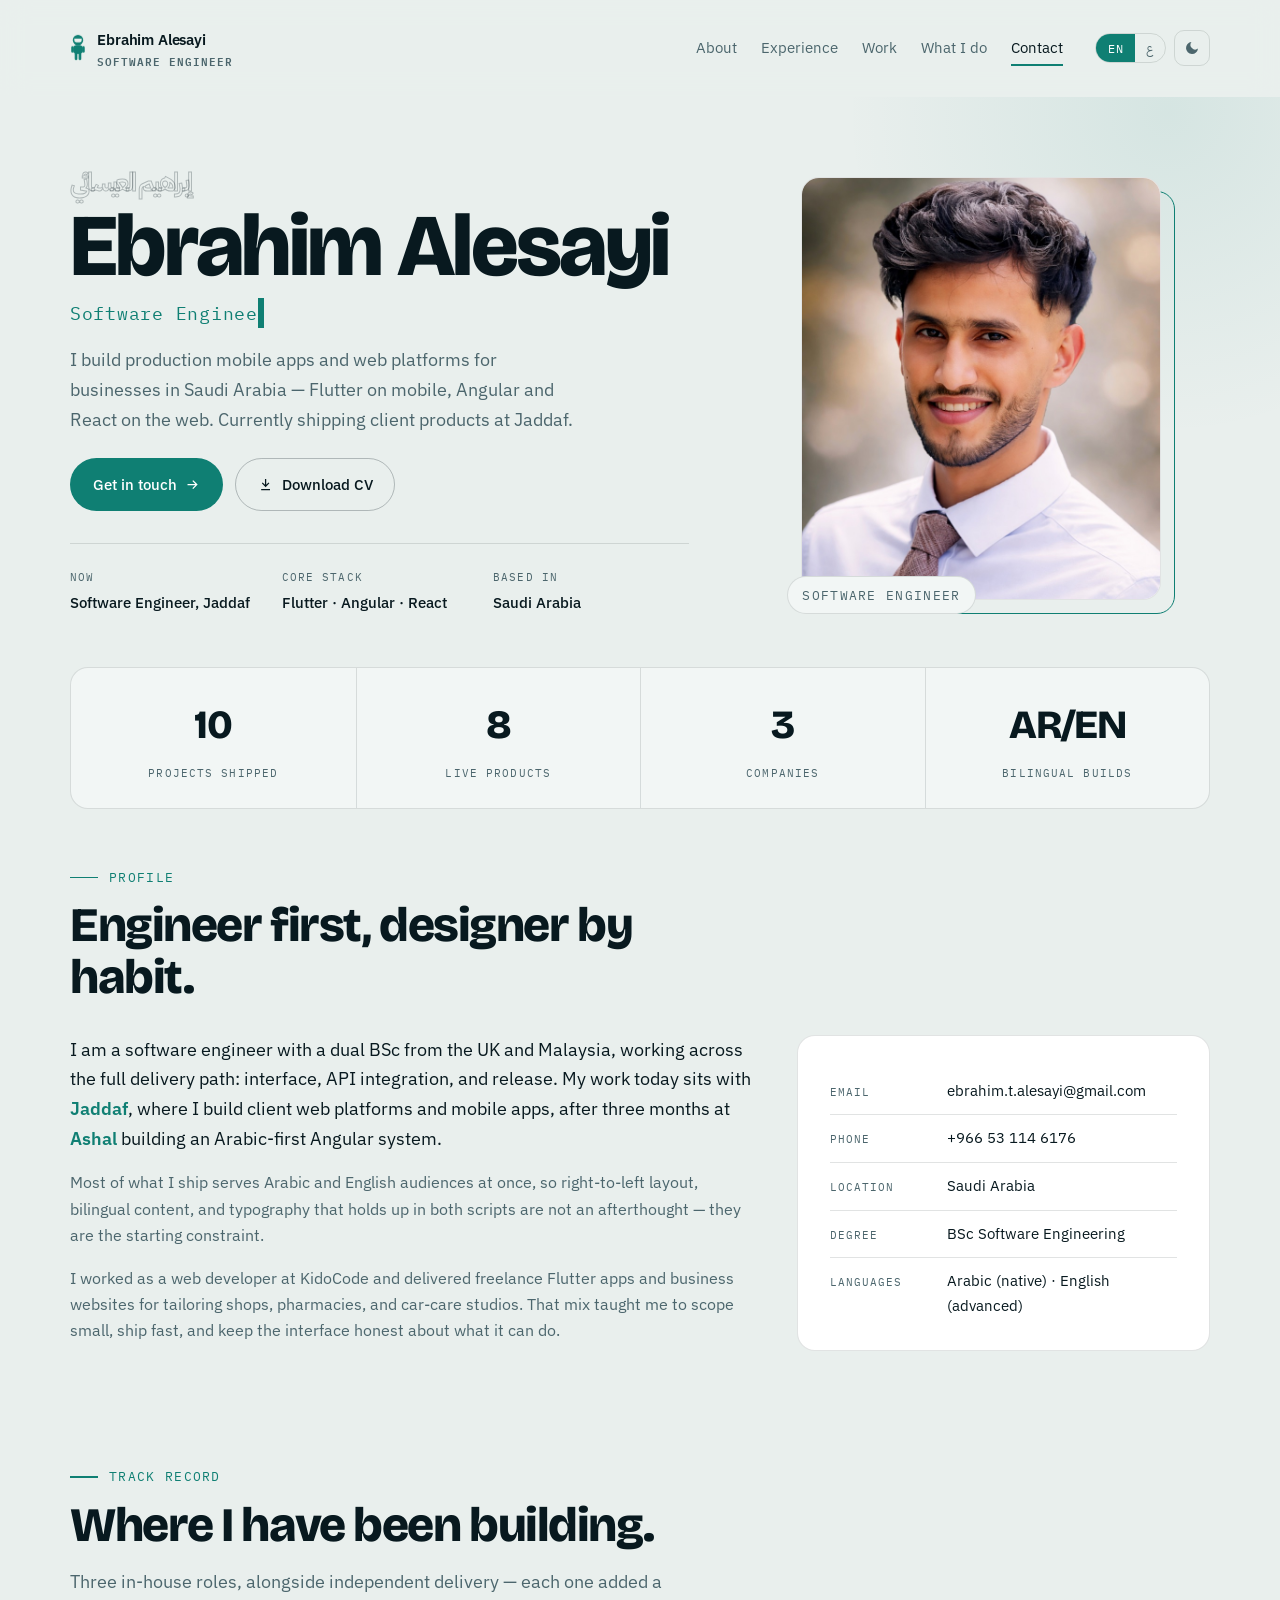
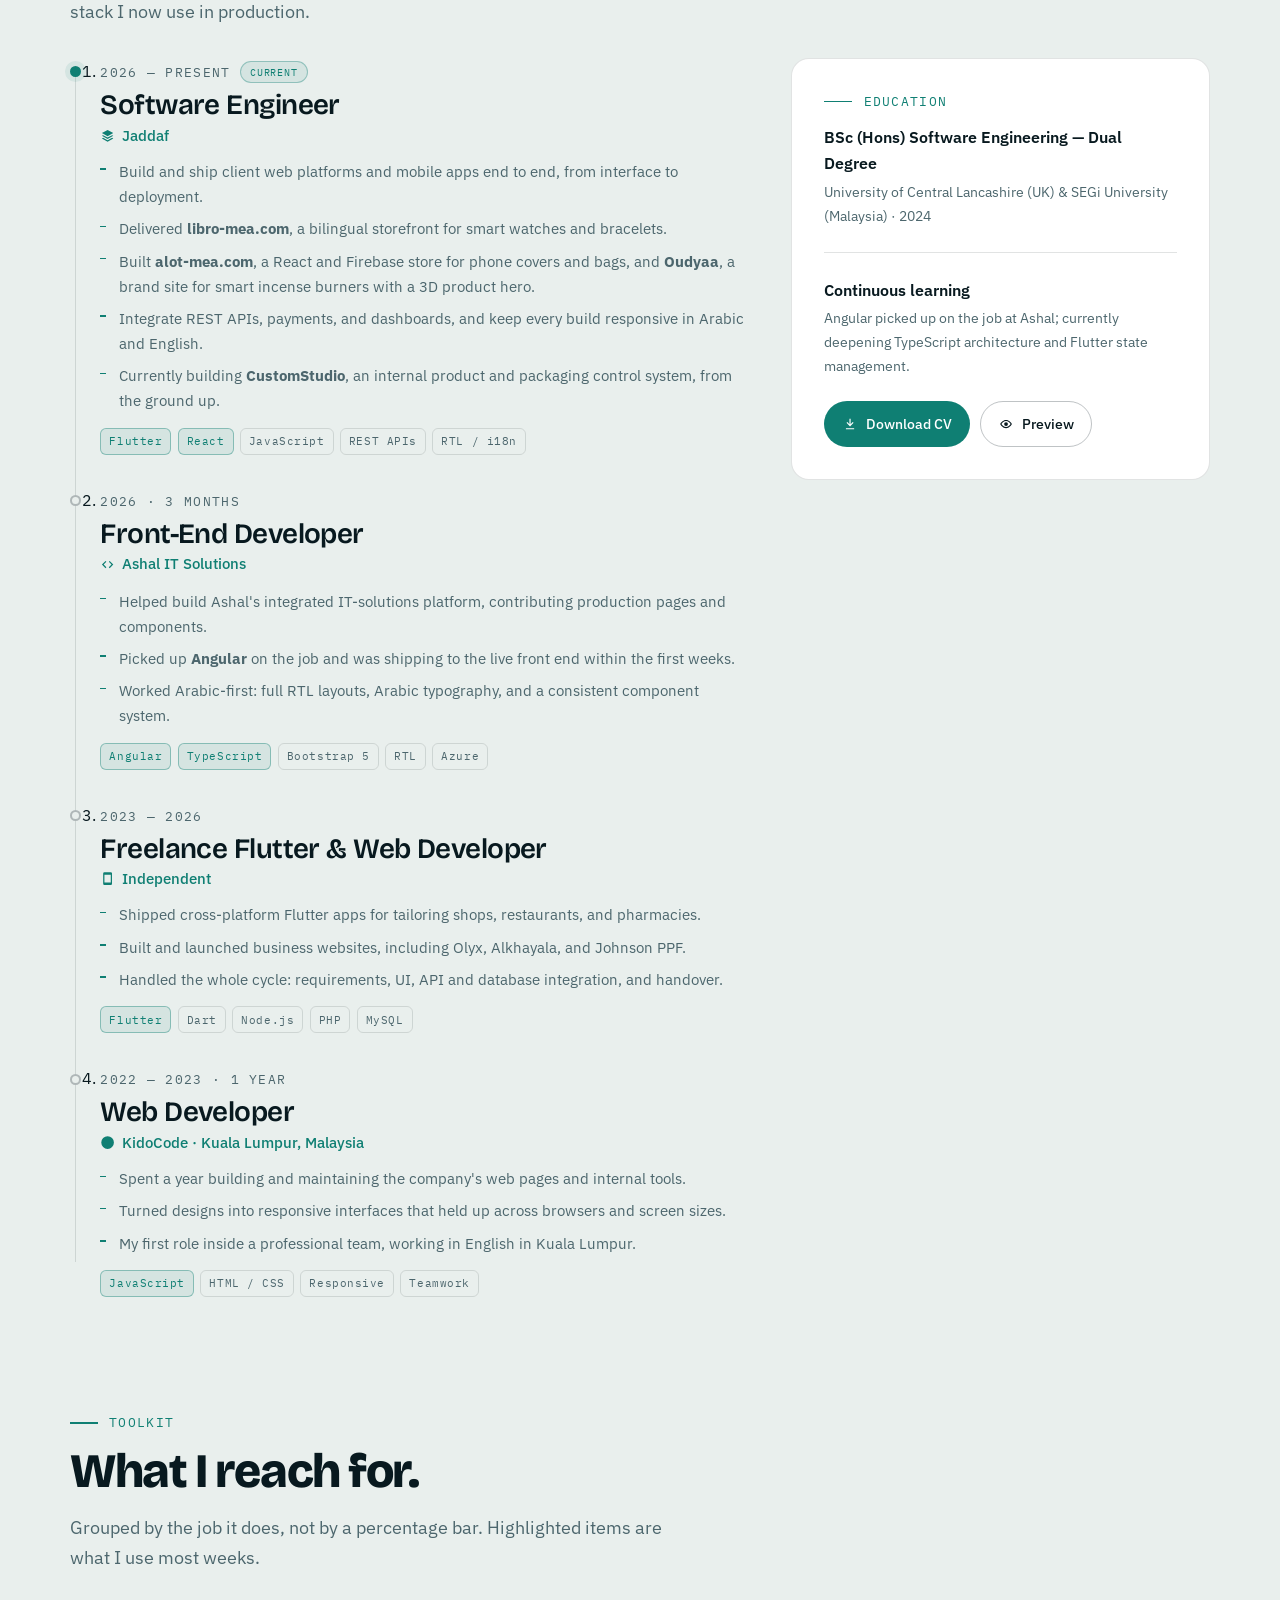
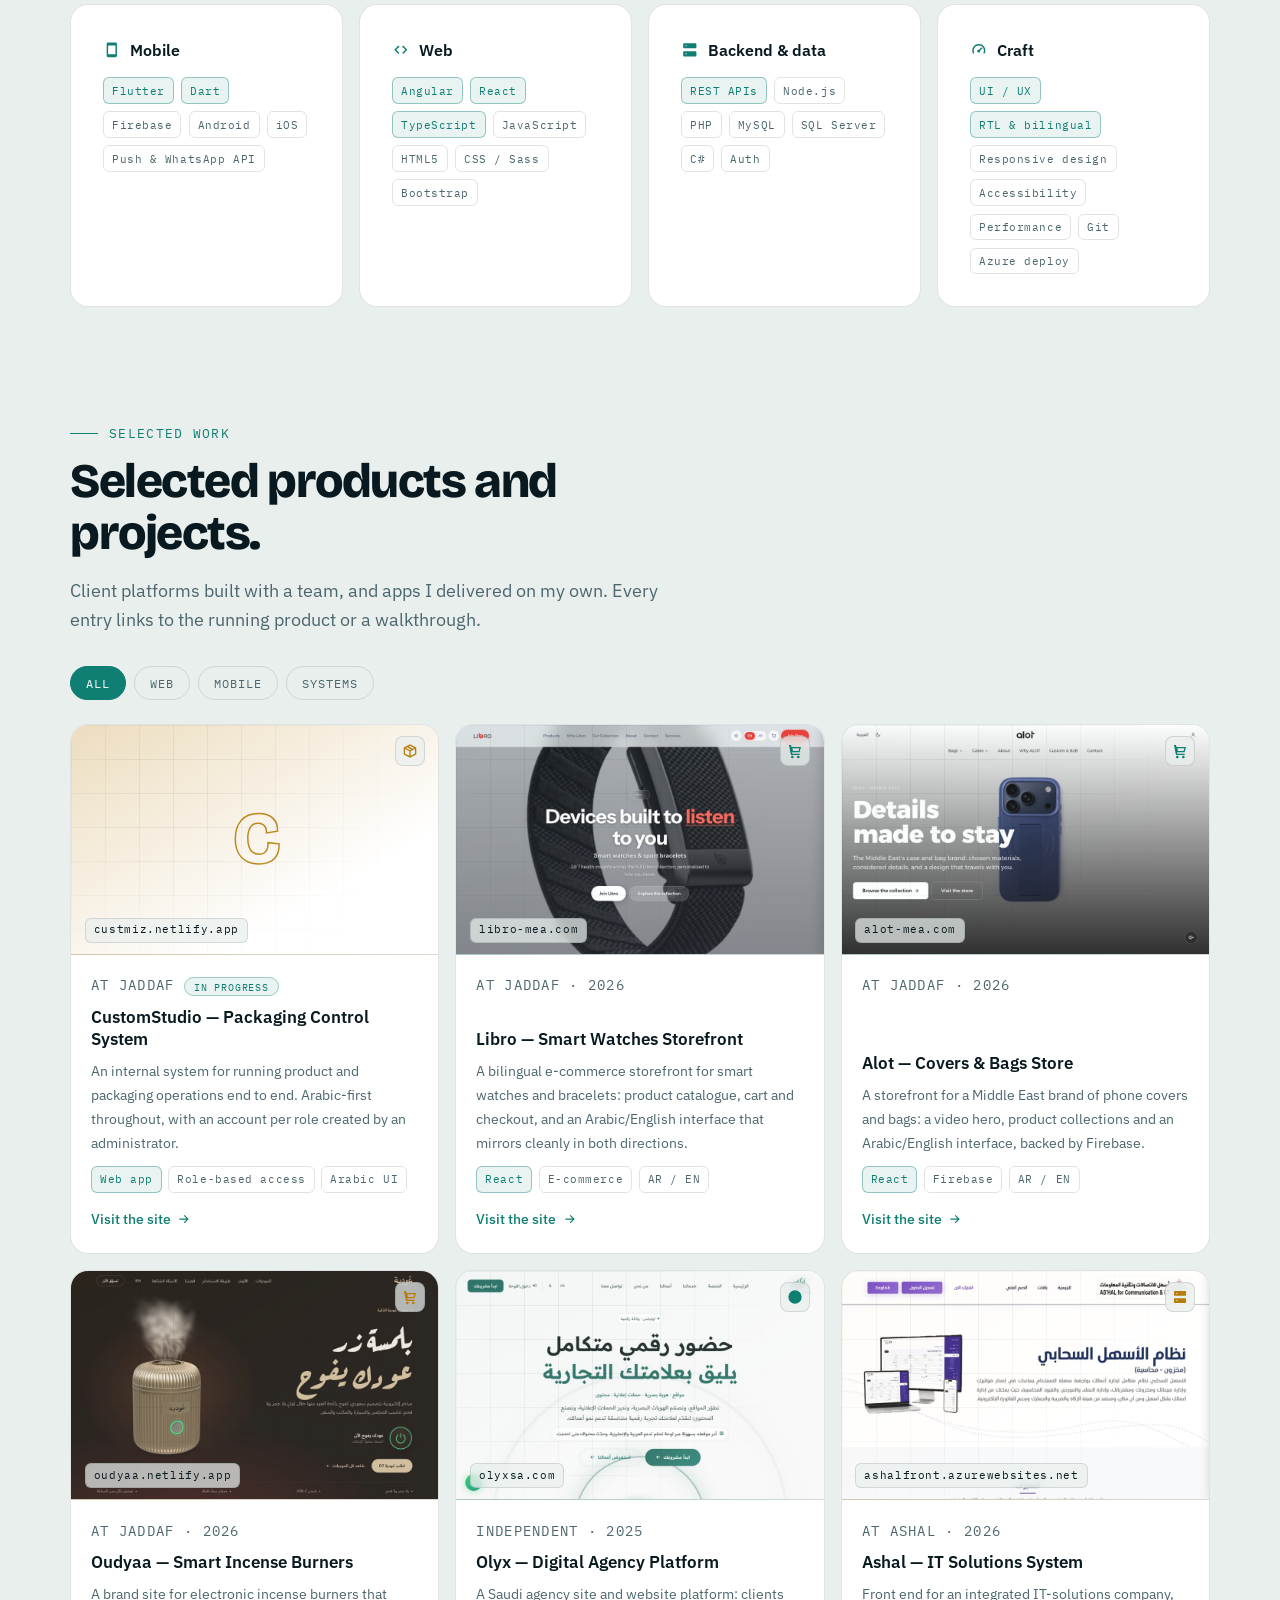
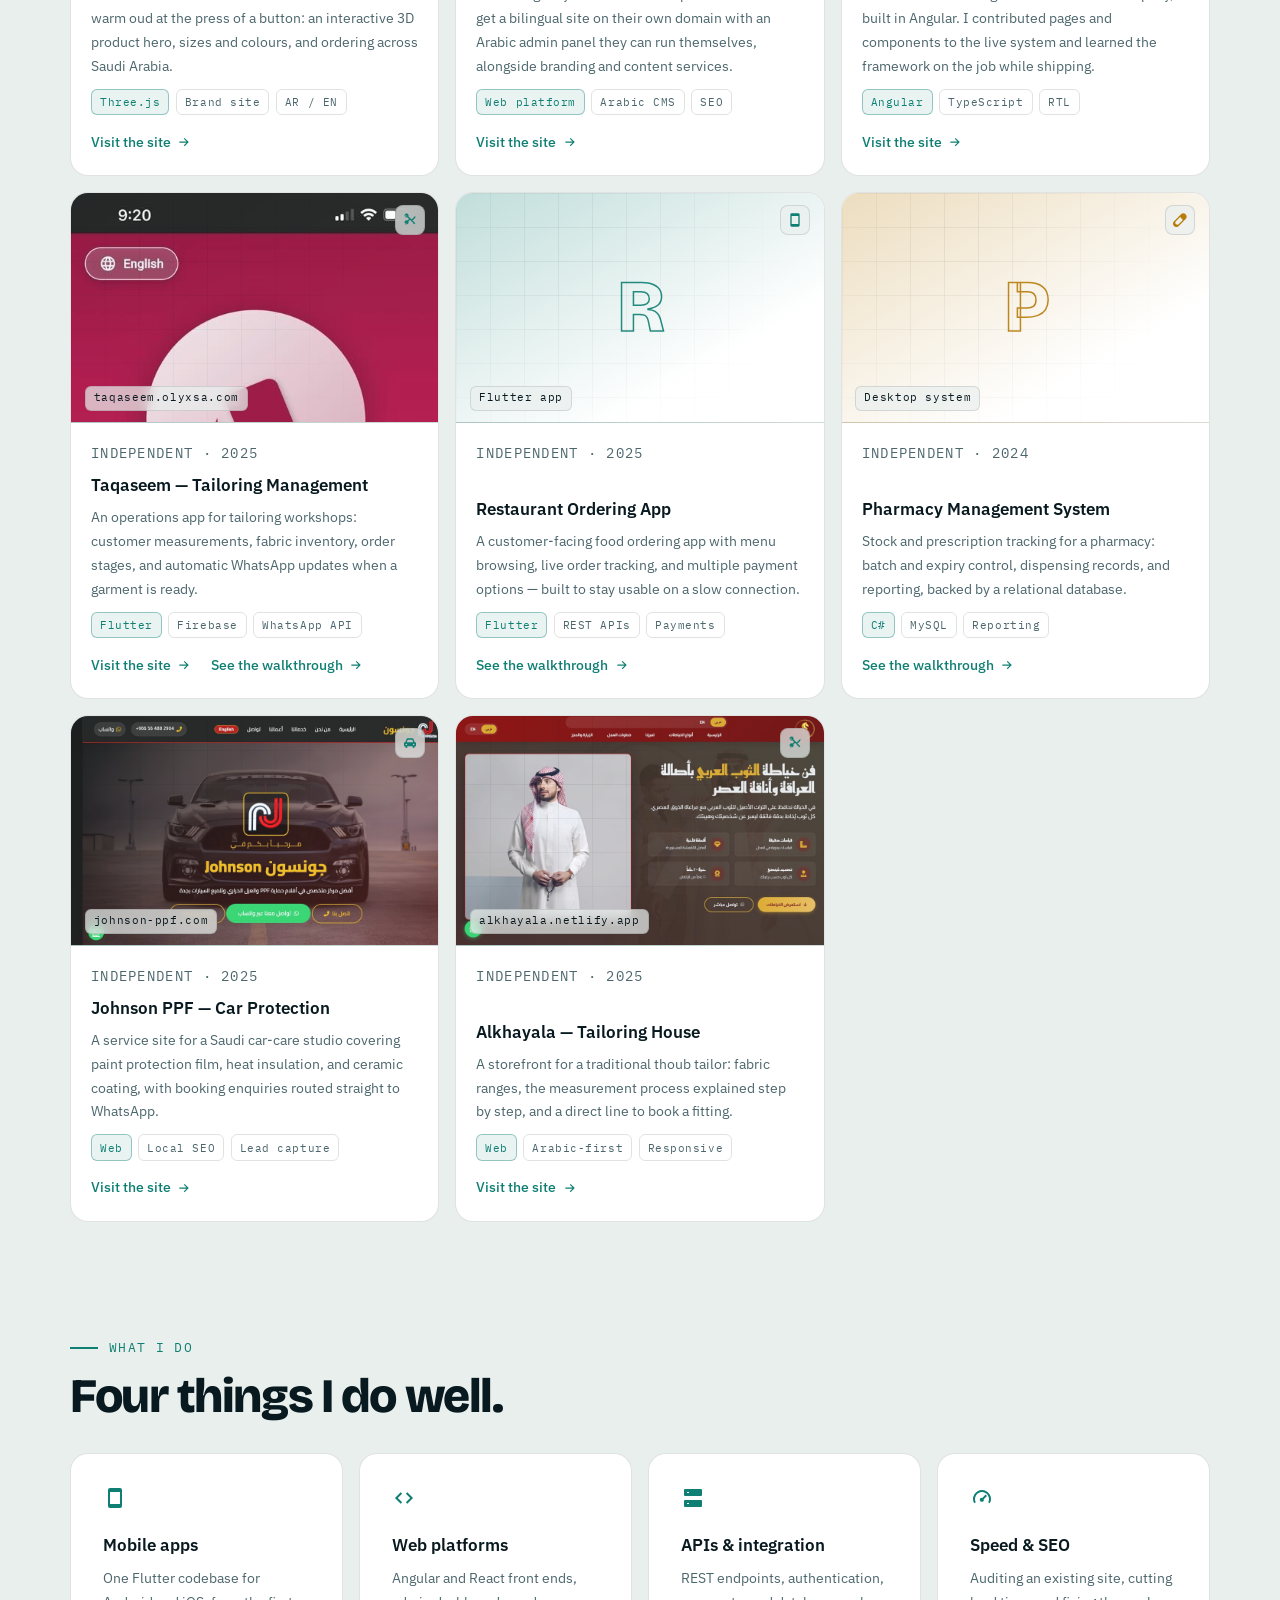
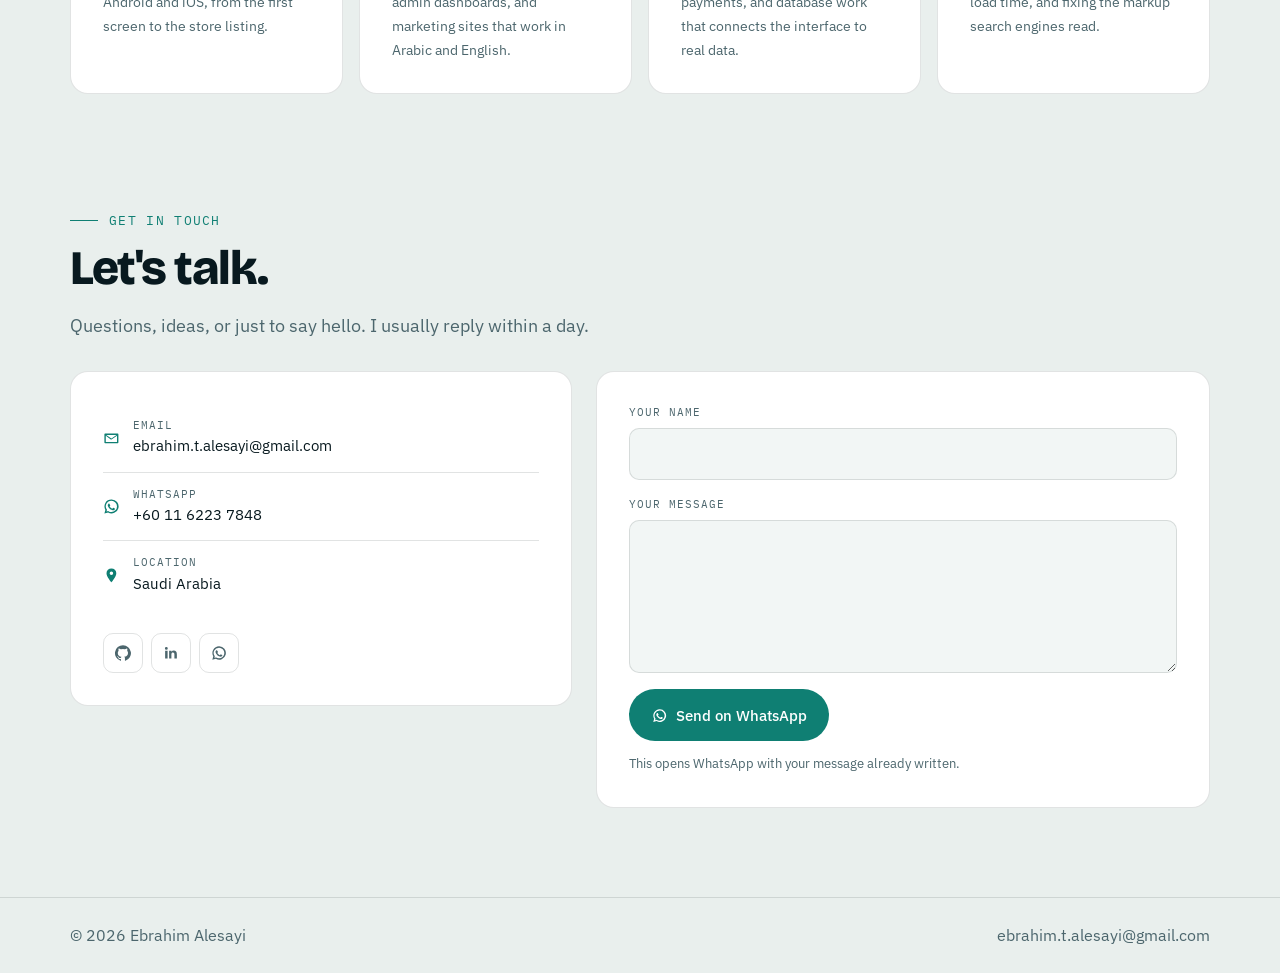
<file: index.html>
<!DOCTYPE html>
<html lang="en" dir="ltr">
<head>
<meta charset="UTF-8">
<meta name="viewport" content="width=device-width, initial-scale=1">
<title>Ebrahim Alesayi — Software Engineer, Web &amp; Mobile</title>
<meta name="description" content="Ebrahim Alesayi is a software engineer in Saudi Arabia building web platforms and mobile apps, front end to back end — currently at Jaddaf, previously Ashal.">
<meta name="author" content="Ebrahim Alesayi">
<meta name="theme-color" content="#08191F">
<link rel="canonical" href="https://ealesayi.netlify.app/">
<meta property="og:type" content="website">
<meta property="og:url" content="https://ealesayi.netlify.app/">
<meta property="og:title" content="Ebrahim Alesayi — Software Engineer">
<meta property="og:description" content="Web platforms and mobile apps, front end to back end, built in Saudi Arabia.">
<meta property="og:locale" content="en_US">
<meta property="og:locale:alternate" content="ar_SA">
<meta property="og:image" content="https://ealesayi.netlify.app/assets/img/og-card.jpg">
<meta property="og:image:width" content="1200">
<meta property="og:image:height" content="630">
<meta property="og:image:alt" content="Ebrahim Alesayi, Software Engineer, Web and Mobile">
<meta name="twitter:card" content="summary_large_image">
<meta name="twitter:image" content="https://ealesayi.netlify.app/assets/img/og-card.jpg">
<link rel="icon" type="image/svg+xml" href="data:image/svg+xml,%3Csvg xmlns='http://www.w3.org/2000/svg' viewBox='0 0 64 64'%3E%3Crect width='64' height='64' rx='16' fill='%233CC9AE'/%3E%3Cg fill='%23fff'%3E%3Crect x='16.5' y='30' width='6' height='15' rx='3'/%3E%3Crect x='41.5' y='30' width='6' height='15' rx='3'/%3E%3Crect x='24.5' y='45' width='6' height='17' rx='3'/%3E%3Crect x='33.5' y='45' width='6' height='17' rx='3'/%3E%3Crect x='21.5' y='27.5' width='21' height='20' rx='7'/%3E%3Cpath fill-rule='evenodd' d='M32 4a12 12 0 1 0 0 24 12 12 0 0 0 0-24zM23.5 12.6h17v3.4a5 5 0 0 1-5 5h-7a5 5 0 0 1-5-5z'/%3E%3C/g%3E%3C/svg%3E">

<script>
/* applied before first paint so the splash opens in the right theme */
(function(){try{var t=localStorage.getItem('theme')||(matchMedia('(prefers-color-scheme: light)').matches?'light':'dark');document.documentElement.setAttribute('data-theme',t);}catch(e){}})();
</script>
<link rel="preconnect" href="https://fonts.googleapis.com">
<link rel="preconnect" href="https://fonts.gstatic.com" crossorigin>
<link href="https://fonts.googleapis.com/css2?family=Bricolage+Grotesque:opsz,wght@12..96,600;12..96,800&family=IBM+Plex+Mono:wght@400;500&family=IBM+Plex+Sans:wght@400;500;600&family=IBM+Plex+Sans+Arabic:wght@400;500;600;700&display=swap" rel="stylesheet">

<script type="application/ld+json">
{
  "@context":"https://schema.org",
  "@type":"Person",
  "name":"Ebrahim Alesayi",
  "alternateName":"إبراهيم العيسائي",
  "jobTitle":"Software Engineer",
  "email":"mailto:ebrahim.t.alesayi@gmail.com",
  "address":{"@type":"PostalAddress","addressCountry":"SA"},
  "knowsLanguage":["ar","en"],
  "knowsAbout":["Flutter","Angular","React","JavaScript","TypeScript","Node.js","C#","REST APIs","SQL","UI/UX"],
  "alumniOf":[
    {"@type":"CollegeOrUniversity","name":"University of Central Lancashire (UCLan)"},
    {"@type":"CollegeOrUniversity","name":"SEGi University"}
  ],
  "sameAs":[
    "https://github.com/ealesayi",
    "https://www.linkedin.com/in/ealesayi"
  ]
}
</script>

<style>
/* ============================================================
   Design tokens — "Red Sea ink"
   Dark is the default; light is a sea-mist ground.
   ============================================================ */
:root{
  --ink:#08191F;
  --ink-2:#0C232B;
  --surface:#102E37;
  --surface-2:#143844;
  --text:#E9E2D6;
  --muted:#93A9AD;
  --line:rgba(233,226,214,.13);
  --line-strong:rgba(233,226,214,.28);
  --accent:#3CC9AE;
  --accent-soft:rgba(60,201,174,.14);
  --on-accent:#05211C;
  --sea:#46C2AE;
  --sea-soft:rgba(70,194,174,.13);
  --saffron:#F0B93F;
  --shadow:0 18px 50px -24px rgba(0,0,0,.75);
  --ring:0 0 0 3px rgba(60,201,174,.45);

  --display:'Bricolage Grotesque','IBM Plex Sans Arabic',system-ui,sans-serif;
  --body:'IBM Plex Sans','IBM Plex Sans Arabic',system-ui,sans-serif;
  --mono:'IBM Plex Mono','IBM Plex Sans Arabic',ui-monospace,monospace;

  --s-1:.5rem; --s-2:.75rem; --s-3:1rem; --s-4:1.5rem;
  --s-5:2rem; --s-6:3rem; --s-7:4.5rem; --s-8:7rem;

  --t--1:.8125rem;
  --t-0:1rem;
  --t-1:1.125rem;
  --t-2:clamp(1.35rem,1.15rem + .9vw,1.75rem);
  --t-3:clamp(1.9rem,1.4rem + 2.2vw,3rem);
  --t-4:clamp(2.6rem,1.4rem + 5.4vw,5.5rem);

  --radius:18px;
  --radius-sm:10px;
  --maxw:1140px;
  color-scheme:dark;
}
html[data-theme="light"]{
  --ink:#E9EFED;
  --ink-2:#F2F6F5;
  --surface:#FFFFFF;
  --surface-2:#F6FAF9;
  --text:#08191F;
  --muted:#4C666D;
  --line:rgba(8,25,31,.12);
  --line-strong:rgba(8,25,31,.26);
  --accent:#0F7F73;
  --accent-soft:rgba(15,127,115,.09);
  --on-accent:#FFFFFF;
  --sea:#0F7F73;
  --sea-soft:rgba(15,127,115,.09);
  --saffron:#B77C09;
  --shadow:0 16px 40px -26px rgba(8,25,31,.45);
  --ring:0 0 0 3px rgba(15,127,115,.35);
  color-scheme:light;
}

*,*::before,*::after{box-sizing:border-box;margin:0;padding:0}
html{scroll-behavior:smooth;scroll-padding-top:7rem;-webkit-text-size-adjust:100%}
body{
  background:var(--ink);
  color:var(--text);
  font-family:var(--body);
  font-size:var(--t-0);
  line-height:1.65;
  overflow-x:hidden;
  -webkit-font-smoothing:antialiased;
  transition:background .35s ease,color .35s ease;
}
img{max-width:100%;display:block}
a{color:inherit;text-decoration:none}
button,input,textarea{font:inherit;color:inherit}
:focus-visible{outline:none;box-shadow:var(--ring);border-radius:6px}
::selection{background:var(--accent);color:var(--on-accent)}

.skip{
  position:absolute;inset-inline-start:1rem;top:-4rem;z-index:200;
  background:var(--accent);color:var(--on-accent);padding:.6rem 1rem;border-radius:8px;
  transition:top .2s ease;
}
.skip:focus{top:1rem}

.wrap{width:min(100% - 2.5rem,var(--maxw));margin-inline:auto}
@media (max-width:640px){ .wrap{width:min(100% - 2rem,var(--maxw))} }

/* ---------- shared type helpers ---------- */
.mono{
  font-family:var(--mono);
  font-size:var(--t--1);
  letter-spacing:.1em;
  text-transform:uppercase;
}
[dir="rtl"] .mono{letter-spacing:0}
.display{font-family:var(--display);font-weight:800;line-height:1.02;letter-spacing:-.03em}
[dir="rtl"] .display{letter-spacing:0;line-height:1.25}

/* ---------- reveal ---------- */
.reveal{opacity:0;transform:translateY(20px);transition:opacity .7s cubic-bezier(.22,1,.36,1),transform .7s cubic-bezier(.22,1,.36,1);transition-delay:var(--d,0ms)}
.reveal.in{opacity:1;transform:none}
@media (prefers-reduced-motion:reduce){
  html{scroll-behavior:auto}
  .reveal{opacity:1;transform:none;transition:none}
  *,*::before,*::after{animation-duration:.001ms!important;transition-duration:.001ms!important}
}

/* ---------- scroll progress ---------- */
#progress{
  position:fixed;top:0;inset-inline-start:0;height:2px;width:0;
  background:linear-gradient(90deg,var(--accent),var(--saffron),var(--sea));
  z-index:120;
}

/* ============================================================
   Splash — the astronaut runs while the work it does orbits it.
   Pure CSS, so it clears itself even if JavaScript never runs.
   ============================================================ */
.splash{
  position:fixed;inset:0;z-index:9999;
  display:grid;place-items:center;
  background:var(--ink);
  animation:splashOut .35s cubic-bezier(.7,0,.3,1) 1.5s forwards;
}
.splash-inner{display:grid;justify-items:center;gap:1.1rem}
.splash-scene{position:relative;width:230px;height:230px}

.runner{
  /* physical left, not inset-inline-start: the orbs around it are placed with
     physical coordinates too, so a logical property would shift it in Arabic */
  position:absolute;left:50%;top:50%;
  translate:-50% -50%;
  color:var(--text);
  animation:runnerIn .5s cubic-bezier(.22,1,.36,1) both;
}
.runner .astro-svg{width:38px;height:66px;display:block}
/* it stands still here — only a slow look left and right */
.splash .limb,.splash .astro-bob{animation:none}
.head{transform-box:view-box;transform-origin:32px 16px}
.runner .head{animation:lookAround 1.5s cubic-bezier(.45,0,.55,1) infinite}

.orb{
  position:absolute;width:34px;height:34px;
  display:grid;place-items:center;border-radius:11px;
  background:var(--surface);border:1px solid var(--line);
  color:var(--muted);
  animation:orbIn .5s cubic-bezier(.22,1,.36,1) both;
}
.orb .svg{width:17px;height:17px;animation:orbFloat 2.8s ease-in-out infinite}
.o1{left:98px;top:10px;animation-delay:.12s}
.o2{left:182px;top:71px;animation-delay:.21s}
.o3{left:150px;top:169px;animation-delay:.30s}
.o4{left:46px;top:169px;animation-delay:.39s;color:var(--accent);border-color:color-mix(in srgb,var(--accent) 40%,transparent)}
.o5{left:14px;top:71px;animation-delay:.48s}
.o2 .svg{animation-delay:-.5s}.o3 .svg{animation-delay:-1s}.o4 .svg{animation-delay:-1.5s}.o5 .svg{animation-delay:-2s}

.splash-name{
  font-family:var(--mono);font-size:.7rem;letter-spacing:.32em;
  color:var(--muted);animation:fadeUp .3s ease .55s both;
}
.splash-bar{display:block;width:96px;height:2px;border-radius:2px;background:var(--line);overflow:hidden}
.splash-bar i{
  display:block;height:100%;width:100%;background:var(--accent);
  transform:scaleX(0);transform-origin:left;
  animation:bar .95s linear .35s forwards;
}
[dir="rtl"] .splash-bar i{transform-origin:right}

@keyframes runnerIn{from{opacity:0;transform:scale(.8)}to{opacity:1;transform:none}}
@keyframes orbIn{from{opacity:0;transform:scale(.5)}to{opacity:1;transform:none}}
@keyframes orbFloat{0%,100%{transform:translateY(-2px)}50%{transform:translateY(2px)}}
@keyframes lookAround{
  0%{transform:perspective(240px) rotateY(0deg)}
  27%{transform:perspective(240px) rotateY(28deg)}
  60%{transform:perspective(240px) rotateY(-28deg)}
  88%,100%{transform:perspective(240px) rotateY(0deg)}
}
@keyframes fadeUp{from{opacity:0;transform:translateY(6px)}to{opacity:1;transform:none}}
@keyframes bar{to{transform:scaleX(1)}}
@keyframes splashOut{to{opacity:0;visibility:hidden;transform:scale(1.03)}}
@media (max-width:400px){.splash-scene{scale:.86}}
@media (prefers-reduced-motion:reduce){.splash{display:none}}

/* ============================================================
   One astronaut, living in the header. On page load it climbs the
   name next to it, holds on the cap, turns on the spot, then
   back-flips off and stays put. Clicking it replays the routine.
   --climb and --shift are measured in JS; --dir mirrors the whole
   routine for Arabic, both rotations included.
   ============================================================ */
.astro-svg .suit,.astro-svg .helmet,.astro-svg .limb rect{fill:currentColor}
.brand-mark .astro-bob{animation:astroBob 10s linear 1s 1 both}
.limb,.limb .tuck{transform-box:view-box}
.arm-l{transform-origin:19.5px 32px;animation:gaitB 10s linear 1s 1 both}
.arm-r{transform-origin:44.5px 32px;animation:gaitA 10s linear 1s 1 both}
.leg-l{transform-origin:27.5px 46px;animation:gaitA 10s linear 1s 1 both}
.leg-r{transform-origin:36.5px 46px;animation:gaitB 10s linear 1s 1 both}
.arm-l .tuck{transform-origin:19.5px 32px;animation:tuckArmL 10s linear 1s 1 both}
.arm-r .tuck{transform-origin:44.5px 32px;animation:tuckArmR 10s linear 1s 1 both}
.leg-l .tuck{transform-origin:27.5px 46px;animation:tuckLegL 10s linear 1s 1 both}
.leg-r .tuck{transform-origin:36.5px 46px;animation:tuckLegR 10s linear 1s 1 both}

@keyframes astroRoutine{
  0%{transform:translate(0px,0px) perspective(280px) rotateY(0deg) rotate(0deg) scale(1,1)}
  7.0%{transform:translate(0px,0px) perspective(280px) rotateY(0deg) rotate(0deg) scale(1,1)}
  11.71%{transform:translate(calc(var(--shift,30px) * var(--dir,1) * 0.143),calc(var(--climb,32px) * -0.143)) perspective(280px) rotateY(0deg) rotate(0deg) scale(1,1);animation-timing-function:ease-in-out}
  16.43%{transform:translate(calc(var(--shift,30px) * var(--dir,1) * 0.286),calc(var(--climb,32px) * -0.286)) perspective(280px) rotateY(0deg) rotate(0deg) scale(1,1);animation-timing-function:ease-in-out}
  21.14%{transform:translate(calc(var(--shift,30px) * var(--dir,1) * 0.429),calc(var(--climb,32px) * -0.429)) perspective(280px) rotateY(0deg) rotate(0deg) scale(1,1);animation-timing-function:ease-in-out}
  25.86%{transform:translate(calc(var(--shift,30px) * var(--dir,1) * 0.571),calc(var(--climb,32px) * -0.571)) perspective(280px) rotateY(0deg) rotate(0deg) scale(1,1);animation-timing-function:ease-in-out}
  30.57%{transform:translate(calc(var(--shift,30px) * var(--dir,1) * 0.714),calc(var(--climb,32px) * -0.714)) perspective(280px) rotateY(0deg) rotate(0deg) scale(1,1);animation-timing-function:ease-in-out}
  35.29%{transform:translate(calc(var(--shift,30px) * var(--dir,1) * 0.857),calc(var(--climb,32px) * -0.857)) perspective(280px) rotateY(0deg) rotate(0deg) scale(1,1);animation-timing-function:ease-in-out}
  40.0%{transform:translate(calc(var(--shift,30px) * var(--dir,1)),calc(var(--climb,32px) * -1.0)) perspective(280px) rotateY(0deg) rotate(0deg) scale(1,1);animation-timing-function:ease-in-out}
  47.0%{transform:translate(calc(var(--shift,30px) * var(--dir,1)),calc(var(--climb,32px) * -1)) perspective(280px) rotateY(0deg) rotate(0deg) scale(1,1)}
  56.0%{transform:translate(calc(var(--shift,30px) * var(--dir,1)),calc(var(--climb,32px) * -1)) perspective(280px) rotateY(calc(360deg * var(--dir,1))) rotate(0deg) scale(1,1);animation-timing-function:cubic-bezier(.5,.02,.5,.98)}
  59.0%{transform:translate(calc(var(--shift,30px) * var(--dir,1)),calc(var(--climb,32px) * -1)) perspective(280px) rotateY(calc(360deg * var(--dir,1))) rotate(0deg) scale(1.14,0.84);animation-timing-function:cubic-bezier(.2,.8,.35,1)}
  63.5%{transform:translate(calc(var(--shift,30px) * var(--dir,1) * 0.78),calc(var(--climb,32px) * -1.07)) perspective(280px) rotateY(calc(360deg * var(--dir,1))) rotate(calc(-120deg * var(--dir,1))) scale(1,1);animation-timing-function:linear}
  66.5%{transform:translate(calc(var(--shift,30px) * var(--dir,1) * 0.55),calc(var(--climb,32px) * -1.12)) perspective(280px) rotateY(calc(360deg * var(--dir,1))) rotate(calc(-200deg * var(--dir,1))) scale(1,1);animation-timing-function:cubic-bezier(.4,0,.85,.5)}
  70.0%{transform:translate(0px,0px) perspective(280px) rotateY(calc(360deg * var(--dir,1))) rotate(calc(-360deg * var(--dir,1))) scale(1,1)}
  72.0%{transform:translate(0px,0px) perspective(280px) rotateY(calc(360deg * var(--dir,1))) rotate(calc(-360deg * var(--dir,1))) scale(1.18,0.82)}
  74%{transform:translate(0px,0px) perspective(280px) rotateY(calc(360deg * var(--dir,1))) rotate(calc(-360deg * var(--dir,1))) scale(1,1)}
  100%{transform:translate(0px,0px) perspective(280px) rotateY(calc(360deg * var(--dir,1))) rotate(calc(-360deg * var(--dir,1))) scale(1,1)}
}
@keyframes gaitA{
  0%,7.0%{transform:rotate(0deg) scaleY(1)}
  9.36%{transform:rotate(17deg) scaleY(0.9);animation-timing-function:ease-in-out}
  11.71%{transform:rotate(0deg) scaleY(1);animation-timing-function:ease-in-out}
  14.07%{transform:rotate(-15deg) scaleY(1);animation-timing-function:ease-in-out}
  16.43%{transform:rotate(0deg) scaleY(1);animation-timing-function:ease-in-out}
  18.79%{transform:rotate(17deg) scaleY(0.9);animation-timing-function:ease-in-out}
  21.14%{transform:rotate(0deg) scaleY(1);animation-timing-function:ease-in-out}
  23.5%{transform:rotate(-15deg) scaleY(1);animation-timing-function:ease-in-out}
  25.86%{transform:rotate(0deg) scaleY(1);animation-timing-function:ease-in-out}
  28.21%{transform:rotate(17deg) scaleY(0.9);animation-timing-function:ease-in-out}
  30.57%{transform:rotate(0deg) scaleY(1);animation-timing-function:ease-in-out}
  32.93%{transform:rotate(-15deg) scaleY(1);animation-timing-function:ease-in-out}
  35.29%{transform:rotate(0deg) scaleY(1);animation-timing-function:ease-in-out}
  37.64%{transform:rotate(17deg) scaleY(0.9);animation-timing-function:ease-in-out}
  40.0%{transform:rotate(0deg) scaleY(1);animation-timing-function:ease-in-out}
  100%{transform:rotate(0deg) scaleY(1)}
}
@keyframes gaitB{
  0%,7.0%{transform:rotate(0deg) scaleY(1)}
  9.36%{transform:rotate(-15deg) scaleY(1);animation-timing-function:ease-in-out}
  11.71%{transform:rotate(0deg) scaleY(1);animation-timing-function:ease-in-out}
  14.07%{transform:rotate(17deg) scaleY(0.9);animation-timing-function:ease-in-out}
  16.43%{transform:rotate(0deg) scaleY(1);animation-timing-function:ease-in-out}
  18.79%{transform:rotate(-15deg) scaleY(1);animation-timing-function:ease-in-out}
  21.14%{transform:rotate(0deg) scaleY(1);animation-timing-function:ease-in-out}
  23.5%{transform:rotate(17deg) scaleY(0.9);animation-timing-function:ease-in-out}
  25.86%{transform:rotate(0deg) scaleY(1);animation-timing-function:ease-in-out}
  28.21%{transform:rotate(-15deg) scaleY(1);animation-timing-function:ease-in-out}
  30.57%{transform:rotate(0deg) scaleY(1);animation-timing-function:ease-in-out}
  32.93%{transform:rotate(17deg) scaleY(0.9);animation-timing-function:ease-in-out}
  35.29%{transform:rotate(0deg) scaleY(1);animation-timing-function:ease-in-out}
  37.64%{transform:rotate(-15deg) scaleY(1);animation-timing-function:ease-in-out}
  40.0%{transform:rotate(0deg) scaleY(1);animation-timing-function:ease-in-out}
  100%{transform:rotate(0deg) scaleY(1)}
}
@keyframes tuckLegL{
  0%,59%{transform:rotate(0deg) scaleY(1)}
  62%{transform:rotate(125deg) scaleY(0.78);animation-timing-function:ease-out}
  67%{transform:rotate(125deg) scaleY(0.78)}
  69.5%{transform:rotate(0deg) scaleY(1)}
  100%{transform:rotate(0deg) scaleY(1)}
}
@keyframes tuckLegR{
  0%,59%{transform:rotate(0deg) scaleY(1)}
  62%{transform:rotate(-125deg) scaleY(0.78);animation-timing-function:ease-out}
  67%{transform:rotate(-125deg) scaleY(0.78)}
  69.5%{transform:rotate(0deg) scaleY(1)}
  100%{transform:rotate(0deg) scaleY(1)}
}
@keyframes tuckArmL{
  0%,59%{transform:rotate(0deg) scaleY(1)}
  62%{transform:rotate(118deg) scaleY(0.74);animation-timing-function:ease-out}
  67%{transform:rotate(118deg) scaleY(0.74)}
  69.5%{transform:rotate(0deg) scaleY(1)}
  100%{transform:rotate(0deg) scaleY(1)}
}
@keyframes tuckArmR{
  0%,59%{transform:rotate(0deg) scaleY(1)}
  62%{transform:rotate(-118deg) scaleY(0.74);animation-timing-function:ease-out}
  67%{transform:rotate(-118deg) scaleY(0.74)}
  69.5%{transform:rotate(0deg) scaleY(1)}
  100%{transform:rotate(0deg) scaleY(1)}
}
@keyframes astroBob{
  0%,7.0%{transform:translateY(0)}
  8.18%{transform:translateY(-1.6px)}
  10.54%{transform:translateY(-0.4px)}
  12.89%{transform:translateY(-1.6px)}
  15.25%{transform:translateY(-0.4px)}
  17.61%{transform:translateY(-1.6px)}
  19.96%{transform:translateY(-0.4px)}
  22.32%{transform:translateY(-1.6px)}
  24.68%{transform:translateY(-0.4px)}
  27.04%{transform:translateY(-1.6px)}
  29.39%{transform:translateY(-0.4px)}
  31.75%{transform:translateY(-1.6px)}
  34.11%{transform:translateY(-0.4px)}
  36.46%{transform:translateY(-1.6px)}
  38.82%{transform:translateY(-0.4px)}
  40.0%{transform:translateY(0)}
  84%{transform:translateY(-1.6px)}
  100%{transform:translateY(0)}
}
/* no name beside it on phones, so nothing to climb */
@media (max-width:640px){
  .brand-mark{animation:none;transform:none}
  .limb,.limb .tuck,.astro-bob{animation:none}
  .limb{animation:none}
}
@media (prefers-reduced-motion:reduce){
  .brand-mark,.astro-bob,.limb,.limb .tuck{animation:none!important;transform:none!important}
}

/* ============================================================
   Nav
   ============================================================ */
.nav{
  position:sticky;top:0;z-index:100;
  backdrop-filter:blur(14px);-webkit-backdrop-filter:blur(14px);
  background:color-mix(in srgb,var(--ink) 82%,transparent);
  border-bottom:1px solid transparent;
  transition:border-color .3s ease,background .3s ease;
}
.nav.stuck{border-bottom-color:var(--line)}
.nav-in{display:flex;align-items:center;gap:var(--s-4);height:6rem}
.brand{display:flex;align-items:center;gap:.7rem;font-weight:600;letter-spacing:-.01em}
.brand-mark{
  flex:none;display:grid;place-items:center;
  color:var(--accent);
  /* @keyframes astroRoutine: plays once on load, then holds the rest pose.
     Click the mark to replay it. */
  animation:astroRoutine 10s linear 1s 1 both;
}
.brand-mark .svg{width:16px;height:27px}
.brand-mark .astro-svg{width:16px;height:27px}
[dir="rtl"] .brand-mark{--dir:-1}
.brand-name{font-size:.95rem}
.brand-role{display:block;color:var(--muted);font-family:var(--mono);font-size:.68rem;letter-spacing:.09em;text-transform:uppercase}
[dir="rtl"] .brand-role{letter-spacing:0}

.nav-links{margin-inline-start:auto;display:flex;align-items:center;gap:var(--s-4)}
.nav-links > a{
  position:relative;font-size:.92rem;color:var(--muted);
  padding-block:.35rem;transition:color .2s ease;
}
.nav-links > a::after{
  content:"";position:absolute;inset-inline-start:0;bottom:0;height:1.5px;width:0;
  background:var(--accent);transition:width .25s ease;
}
.nav-links > a:hover,.nav-links > a.current{color:var(--text)}
.nav-links > a:hover::after,.nav-links > a.current::after{width:100%}

.nav-tools{display:flex;align-items:center;gap:.5rem;margin-inline-start:.5rem}
.lang{display:flex;border:1px solid var(--line);border-radius:999px;overflow:hidden}
.lang button{
  background:none;border:0;cursor:pointer;padding:.3rem .7rem;
  font-family:var(--mono);font-size:.72rem;letter-spacing:.08em;color:var(--muted);
  transition:background .2s ease,color .2s ease;
}
.lang button[aria-pressed="true"]{background:var(--accent);color:var(--on-accent)}
.icon-btn{
  width:36px;height:36px;display:grid;place-items:center;cursor:pointer;
  border:1px solid var(--line);border-radius:10px;background:none;color:var(--muted);
  transition:color .2s ease,border-color .2s ease,background .2s ease;
}
.icon-btn:hover{color:var(--text);border-color:var(--line-strong);background:var(--surface)}
.burger{display:none}
.svg{width:1em;height:1em;fill:currentColor;flex:none}

/* the scrim only exists alongside the drawer */
.nav-scrim{display:none}

@media (max-width:900px){
  /* a backdrop-filter makes .nav the containing block for its position:fixed children,
     which would trap the drawer inside the header — drop it where the drawer lives */
  .nav{backdrop-filter:none;-webkit-backdrop-filter:none;background:var(--ink)}
  .nav-in{height:4.2rem}
  /* the drawer is a child of .nav, so the close button needs to outrank it here */
  .burger{display:grid;position:relative;z-index:100}
  .nav.menu-open{background:var(--ink-2)}

  .nav-scrim{
    display:block;position:fixed;inset:0;z-index:98;
    background:rgba(3,12,16,.6);
    opacity:0;visibility:hidden;
    transition:opacity .3s ease,visibility .3s ease;
  }
  .nav-scrim.show{opacity:1;visibility:visible}

  /* slide-in drawer, anchored to the reading-end edge in both directions */
  .nav-links{
    position:fixed;z-index:99;
    inset-block:0;inset-inline-end:0;
    width:min(82vw,330px);
    flex-direction:column;align-items:stretch;gap:0;
    margin-inline-start:0;
    background:var(--ink-2);
    border-inline-start:1px solid var(--line);
    box-shadow:0 0 60px -12px rgba(0,0,0,.7);
    padding:calc(4.2rem + var(--s-4)) 1.5rem var(--s-5);
    overflow-y:auto;overscroll-behavior:contain;
    visibility:hidden;
    transform:translateX(101%);
    transition:transform .38s cubic-bezier(.22,1,.36,1),visibility .38s;
  }
  [dir="rtl"] .nav-links{transform:translateX(-101%)}
  .nav-links.open{transform:none;visibility:visible}

  .nav-links > a{
    padding-block:.95rem;border-bottom:1px solid var(--line);
    font-size:1.05rem;color:var(--text);
  }
  .nav-links > a::after{display:none}
  .nav-links > a.current{color:var(--accent)}
  /* auto margins on both sides centre the controls and push the menu to the corner */
  .nav-tools{margin-inline:auto}
  .burger{margin-inline-start:0}
  .lang button{padding:.45rem 1rem;min-height:44px}
  .icon-btn{width:44px;height:44px}
}

/* ============================================================
   Hero
   ============================================================ */
.hero{padding-block:clamp(2.25rem,5vw,4rem) clamp(2rem,4vw,3.25rem);position:relative;overflow:hidden}
.hero::before{
  content:"";position:absolute;z-index:-1;
  width:46rem;height:46rem;border-radius:50%;
  inset-block-start:-22rem;inset-inline-end:-16rem;
  background:radial-gradient(circle,var(--accent-soft),transparent 62%);
  pointer-events:none;
}
.hero-grid{display:grid;grid-template-columns:1.15fr .85fr;gap:clamp(2rem,5vw,4.5rem);align-items:center}

/* signature: the name set twice, once per script — outline above, solid below */
.name{position:relative;font-size:var(--t-4);margin-bottom:.4rem;margin-top:.25rem}
.name-ghost{
  display:block;font-size:.3em;font-weight:600;line-height:1.3;
  color:transparent;-webkit-text-stroke:1px var(--line-strong);
  margin-bottom:.1em;
}
.name-solid{display:block}

.role{
  font-family:var(--mono);font-size:clamp(.95rem,.85rem + .4vw,1.15rem);
  color:var(--accent);letter-spacing:.04em;min-height:1.7em;margin-bottom:var(--s-3);
}
.role .caret{display:inline-block;width:.6ch;background:var(--accent);color:transparent;animation:blink 1.05s steps(1) infinite}
@keyframes blink{50%{opacity:0}}

.pitch{color:var(--muted);max-width:46ch;font-size:var(--t-1);margin-bottom:var(--s-4)}
.hero-cta{display:flex;flex-wrap:wrap;gap:.75rem;margin-bottom:var(--s-5)}

.btn{
  display:inline-flex;align-items:center;gap:.55rem;cursor:pointer;
  padding:.8rem 1.35rem;border-radius:999px;border:1px solid transparent;
  font-weight:500;font-size:.95rem;
  transition:transform .2s ease,background .2s ease,border-color .2s ease,color .2s ease;
}
.btn-primary{background:var(--accent);color:var(--on-accent)}
.btn-primary:hover{transform:translateY(-2px);background:color-mix(in srgb,var(--accent) 86%,#000)}
.btn-ghost{border-color:var(--line-strong);color:var(--text)}
.btn-ghost:hover{transform:translateY(-2px);border-color:var(--accent);color:var(--accent)}

.hero-facts{display:grid;grid-template-columns:repeat(3,minmax(0,1fr));gap:var(--s-3);border-top:1px solid var(--line);padding-top:var(--s-4)}
.fact dt{color:var(--muted);font-family:var(--mono);font-size:.7rem;letter-spacing:.1em;text-transform:uppercase;margin-bottom:.3rem}
[dir="rtl"] .fact dt{letter-spacing:0}
.fact dd{font-size:.92rem;font-weight:500}

/* portrait */
.portrait{position:relative;justify-self:center;width:min(100%,360px)}
.portrait-frame{
  position:absolute;inset:0;border:1px solid var(--accent);border-radius:var(--radius);
  transform:translate(14px,14px);
}
[dir="rtl"] .portrait-frame{transform:translate(-14px,14px)}
.portrait img{
  position:relative;border-radius:var(--radius);width:100%;height:auto;
  aspect-ratio:1024/1203;object-fit:cover;
  border:1px solid var(--line);background:var(--surface);
}
.portrait-tag{
  position:absolute;inset-block-end:-.9rem;inset-inline-start:-.9rem;
  background:var(--ink-2);border:1px solid var(--line);border-radius:999px;
  padding:.45rem .9rem;color:var(--muted);box-shadow:var(--shadow);
}
@media (max-width:900px){
  .hero-grid{grid-template-columns:1fr;gap:var(--s-5)}
  .portrait{order:-1;width:min(100%,260px);justify-self:start}
}
@media (max-width:520px){
  .hero-facts{grid-template-columns:1fr;gap:var(--s-2)}
  .fact{display:flex;justify-content:space-between;gap:1rem;align-items:baseline}
  .fact dt{margin-bottom:0}
}

/* ============================================================
   Metrics strip
   ============================================================ */
.metrics{
  display:grid;grid-template-columns:repeat(4,minmax(0,1fr));
  border:1px solid var(--line);border-radius:var(--radius);
  background:var(--ink-2);overflow:hidden;
}
.metric{padding:var(--s-4) var(--s-3);text-align:center;border-inline-start:1px solid var(--line)}
.metric:first-child{border-inline-start:0}
.metric b{display:block;font-family:var(--display);font-weight:800;font-size:clamp(1.7rem,1.2rem + 1.8vw,2.5rem);letter-spacing:-.03em;color:var(--text)}
.metric span{color:var(--muted);font-family:var(--mono);font-size:.7rem;letter-spacing:.1em;text-transform:uppercase}
[dir="rtl"] .metric span{letter-spacing:0}
@media (max-width:640px){
  .metrics{grid-template-columns:repeat(2,1fr)}
  .metric:nth-child(odd){border-inline-start:0}
  .metric:nth-child(n+3){border-top:1px solid var(--line)}
}

/* ============================================================
   Section shell
   ============================================================ */
.sec{padding-block:clamp(2.25rem,4.5vw,4rem)}
.sec-head{max-width:60ch;margin-bottom:clamp(1.4rem,2.4vw,2.1rem)}
.eyebrow{display:flex;align-items:center;gap:.7rem;color:var(--accent);margin-bottom:var(--s-2)}
.eyebrow::before{content:"";width:28px;height:1.5px;background:var(--accent);flex:none}
.sec-title{font-family:var(--display);font-weight:800;font-size:var(--t-3);letter-spacing:-.03em;line-height:1.08}
[dir="rtl"] .sec-title{letter-spacing:0;line-height:1.3}
.sec-lede{color:var(--muted);margin-top:var(--s-3);font-size:var(--t-1)}

.card{
  background:var(--surface);border:1px solid var(--line);border-radius:var(--radius);
  padding:clamp(1.35rem,2.6vw,2rem);
  transition:border-color .25s ease,transform .25s ease,background .25s ease;
}

/* ============================================================
   About
   ============================================================ */
.about{display:grid;grid-template-columns:1.25fr .75fr;gap:clamp(1.25rem,3vw,2.5rem);align-items:start}
.about-body p + p{margin-top:var(--s-3)}
.about-body p{color:var(--muted)}
.about-body .lead{color:var(--text);font-size:var(--t-1)}
.about-body .lead b{font-weight:600;color:var(--accent)}
.facts{display:grid;gap:0}
.facts div{display:flex;gap:.85rem;align-items:baseline;padding-block:.7rem;border-bottom:1px solid var(--line)}
.facts div:last-child{border-bottom:0;padding-bottom:0}
.facts dt{color:var(--muted);font-family:var(--mono);font-size:.7rem;letter-spacing:.09em;text-transform:uppercase;width:6.5rem;flex:none}
[dir="rtl"] .facts dt{letter-spacing:0;width:7rem}
.facts dd{font-size:.92rem;overflow-wrap:anywhere}
@media (max-width:820px){ .about{grid-template-columns:1fr} }

/* ============================================================
   Experience — the chronology is real, so it is numbered by year
   ============================================================ */
.exp{display:grid;grid-template-columns:1.55fr .95fr;gap:clamp(1.5rem,3vw,3rem);align-items:start}
.rail{position:relative;padding-inline-start:1.9rem}
.rail::before{content:"";position:absolute;inset-block:.65rem 2.2rem;inset-inline-start:5px;width:1px;background:var(--line)}
.job{position:relative;padding-bottom:var(--s-5)}
.job:last-child{padding-bottom:0}
.job::before{
  content:"";position:absolute;inset-block-start:.55rem;inset-inline-start:-1.9rem;
  width:11px;height:11px;border-radius:50%;
  background:var(--ink);border:2px solid var(--line-strong);
}
.job.now::before{background:var(--accent);border-color:var(--accent);box-shadow:0 0 0 5px var(--accent-soft)}
.job-when{display:flex;flex-wrap:wrap;align-items:center;gap:.6rem;color:var(--muted);margin-bottom:.35rem}
.chip-now{
  background:var(--accent-soft);color:var(--accent);border:1px solid color-mix(in srgb,var(--accent) 35%,transparent);
  border-radius:999px;padding:.1rem .55rem;font-family:var(--mono);font-size:.65rem;letter-spacing:.08em;text-transform:uppercase;
}
[dir="rtl"] .chip-now{letter-spacing:0}
.job h3{font-family:var(--display);font-weight:600;font-size:var(--t-2);letter-spacing:-.02em;line-height:1.2}
[dir="rtl"] .job h3{letter-spacing:0}
.job-org{color:var(--sea);font-weight:500;font-size:.95rem;margin-bottom:.7rem;display:inline-flex;align-items:center;gap:.4rem}
.job-org a{border-bottom:1px solid transparent;transition:border-color .2s ease}
.job-org a:hover{border-bottom-color:currentColor}
.job ul{list-style:none;display:grid;gap:.45rem;margin-bottom:.9rem}
.job li{position:relative;padding-inline-start:1.15rem;color:var(--muted);font-size:.95rem}
.job li::before{content:"";position:absolute;inset-inline-start:0;top:.62em;width:6px;height:1.5px;background:var(--accent)}
.tags{display:flex;flex-wrap:wrap;gap:.4rem}
.tag{
  font-family:var(--mono);font-size:.7rem;letter-spacing:.05em;
  border:1px solid var(--line);border-radius:6px;padding:.2rem .5rem;color:var(--muted);
}
[dir="rtl"] .tag{letter-spacing:0}
.tag.hl{color:var(--sea);border-color:color-mix(in srgb,var(--sea) 40%,transparent);background:var(--sea-soft)}

.aside-stack{display:grid;gap:var(--s-3)}
.edu-item + .edu-item{margin-top:var(--s-4);padding-top:var(--s-4);border-top:1px solid var(--line)}
.edu-item h4{font-weight:600;font-size:1rem;margin-bottom:.2rem}
.edu-item p{color:var(--muted);font-size:.9rem}
.cv-row{display:flex;flex-wrap:wrap;gap:.6rem;margin-top:var(--s-4)}
.cv-row .btn{padding:.65rem 1.1rem;font-size:.88rem}
@media (max-width:900px){ .exp{grid-template-columns:1fr} }

/* ============================================================
   Skills — grouped capability sets (no arbitrary star ratings)
   ============================================================ */
.skills{display:grid;grid-template-columns:repeat(auto-fit,minmax(238px,1fr));gap:var(--s-3)}
.skill-group:hover{border-color:var(--line-strong);transform:translateY(-3px)}
.skill-group h3{display:flex;align-items:center;gap:.6rem;font-family:var(--body);font-weight:600;font-size:1rem;margin-bottom:.9rem}
.skill-group h3 .svg{color:var(--accent);font-size:1.1rem}
.skill-group .tags{gap:.45rem}

/* ============================================================
   Work
   ============================================================ */
.filters{display:flex;flex-wrap:wrap;gap:.5rem;margin-bottom:var(--s-4)}
.filter{
  cursor:pointer;background:none;border:1px solid var(--line);border-radius:999px;
  padding:.42rem .95rem;color:var(--muted);
  font-family:var(--mono);font-size:.72rem;letter-spacing:.08em;text-transform:uppercase;
  transition:color .2s ease,border-color .2s ease,background .2s ease;
}
[dir="rtl"] .filter{letter-spacing:0}
.filter:hover{color:var(--text);border-color:var(--line-strong)}
.filter[aria-pressed="true"]{background:var(--accent);border-color:var(--accent);color:var(--on-accent)}

.work{display:grid;grid-template-columns:repeat(auto-fill,minmax(300px,1fr));gap:var(--s-3)}
.proj{
  display:flex;flex-direction:column;overflow:hidden;padding:0;
  background:var(--surface);border:1px solid var(--line);border-radius:var(--radius);
  transition:border-color .25s ease,transform .25s ease,box-shadow .25s ease;
}
.proj:hover{transform:translateY(-4px);border-color:var(--line-strong);box-shadow:var(--shadow)}
.proj.hide{display:none}

/* generated cover: a tinted field + outlined initial + domain */
.cover{
  position:relative;aspect-ratio:16/10;overflow:hidden;
  display:grid;place-items:center;
  border-bottom:1px solid var(--line);
  background:
    linear-gradient(150deg,color-mix(in srgb,var(--hue) 26%,var(--surface)),var(--surface) 72%);
}
.cover::after{
  content:"";position:absolute;inset:0;
  background-image:linear-gradient(var(--line) 1px,transparent 1px),linear-gradient(90deg,var(--line) 1px,transparent 1px);
  background-size:34px 34px;
  mask-image:radial-gradient(circle at 30% 25%,#000,transparent 78%);
  -webkit-mask-image:radial-gradient(circle at 30% 25%,#000,transparent 78%);
  opacity:.55;
}
.cover-initial{
  font-family:var(--display);font-weight:800;font-size:clamp(3.2rem,9vw,4.6rem);
  letter-spacing:-.05em;color:transparent;-webkit-text-stroke:1.5px var(--hue);opacity:.9;
}
.cover-photo{position:absolute;inset:0;width:100%;height:100%;object-fit:cover;object-position:top center;opacity:.9}
.cover-domain{
  position:absolute;inset-block-end:.7rem;inset-inline-start:.85rem;z-index:2;
  font-family:var(--mono);font-size:.68rem;letter-spacing:.06em;
  color:var(--text);background:color-mix(in srgb,var(--ink) 72%,transparent);
  border:1px solid var(--line);border-radius:6px;padding:.16rem .5rem;
  backdrop-filter:blur(6px);-webkit-backdrop-filter:blur(6px);
}
[dir="rtl"] .cover-domain{letter-spacing:0;direction:ltr}
.cover-kind{
  position:absolute;inset-block-start:.7rem;inset-inline-end:.85rem;z-index:2;
  width:30px;height:30px;border-radius:8px;display:grid;place-items:center;
  background:color-mix(in srgb,var(--ink) 72%,transparent);border:1px solid var(--line);color:var(--hue);
  backdrop-filter:blur(6px);-webkit-backdrop-filter:blur(6px);
}
.proj-body{padding:1.15rem 1.25rem 1.35rem;display:flex;flex-direction:column;gap:.55rem;flex:1}
.proj-org{color:var(--muted);font-family:var(--mono);font-size:.68rem;letter-spacing:.09em;text-transform:uppercase}
[dir="rtl"] .proj-org{letter-spacing:0}
.proj h3{font-weight:600;font-size:1.08rem;line-height:1.3}
.proj p{color:var(--muted);font-size:.9rem;flex:1}
.proj .tags{margin-top:.15rem}
.proj-link{
  display:inline-flex;align-items:center;gap:.4rem;margin-top:.4rem;
  color:var(--accent);font-size:.88rem;font-weight:500;
}
.proj-links{display:flex;flex-wrap:wrap;gap:0 1.2rem}
.proj-link .svg{transition:transform .2s ease}
.proj-link:hover .svg{transform:translateX(3px)}
[dir="rtl"] .proj-link:hover .svg{transform:translateX(-3px) scaleX(-1)}
[dir="rtl"] .proj-link .svg{transform:scaleX(-1)}

/* ============================================================
   Services
   ============================================================ */
.services{display:grid;grid-template-columns:repeat(auto-fit,minmax(240px,1fr));gap:var(--s-3)}
.service{position:relative;overflow:hidden}
.service:hover{transform:translateY(-3px);border-color:var(--line-strong)}
.service .svg{font-size:1.5rem;color:var(--accent);margin-bottom:.9rem}
.service h3{font-weight:600;font-size:1.05rem;margin-bottom:.4rem}
.service p{color:var(--muted);font-size:.9rem}


/* ============================================================
   Contact
   ============================================================ */
.contact{display:grid;grid-template-columns:.9fr 1.1fr;gap:var(--s-4);align-items:start}
.reach{display:grid;gap:0;margin-bottom:var(--s-4)}
.reach a,.reach div{display:flex;align-items:center;gap:.85rem;padding-block:.8rem;border-bottom:1px solid var(--line)}
.reach a:last-child,.reach div:last-child{border-bottom:0}
.reach .svg{color:var(--accent);font-size:1.05rem}
.reach b{display:block;font-family:var(--mono);font-size:.66rem;letter-spacing:.09em;text-transform:uppercase;color:var(--muted);font-weight:400}
[dir="rtl"] .reach b{letter-spacing:0}
.reach span{font-size:.93rem;overflow-wrap:anywhere}
.socials{display:flex;gap:.5rem;flex-wrap:wrap}
.socials a{
  width:40px;height:40px;border-radius:10px;display:grid;place-items:center;
  border:1px solid var(--line);color:var(--muted);
  transition:color .2s ease,border-color .2s ease,transform .2s ease,background .2s ease;
}
.socials a:hover{color:var(--accent);border-color:var(--accent);transform:translateY(-2px);background:var(--accent-soft)}

.field{display:grid;gap:.35rem;margin-bottom:var(--s-3)}
.field label{font-family:var(--mono);font-size:.68rem;letter-spacing:.09em;text-transform:uppercase;color:var(--muted)}
[dir="rtl"] .field label{letter-spacing:0}
.field input,.field textarea,.field select{
  width:100%;background:var(--ink-2);border:1px solid var(--line);border-radius:var(--radius-sm);
  padding:.8rem .9rem;font-size:.95rem;transition:border-color .2s ease,background .2s ease;
}
.field input:focus,.field textarea:focus,.field select:focus{border-color:var(--accent);outline:none;box-shadow:none}
.field select{
  appearance:none;-webkit-appearance:none;cursor:pointer;
  background-image:url("data:image/svg+xml,%3Csvg xmlns='http://www.w3.org/2000/svg' viewBox='0 0 24 24' fill='%237E9298'%3E%3Cpath d='M12 15.4 5.6 9l1.4-1.4 5 5 5-5L18.4 9z'/%3E%3C/svg%3E");
  background-repeat:no-repeat;background-size:18px;
  background-position:right .85rem center;padding-inline-end:2.3rem;
}
[dir="rtl"] .field select{background-position:left .85rem center;padding-inline-end:.9rem;padding-inline-start:2.3rem}
.field textarea{resize:vertical;min-height:7rem}
.form-note{color:var(--muted);font-size:.8rem;margin-top:.75rem}
@media (max-width:820px){ .contact{grid-template-columns:1fr} }

/* ============================================================
   Footer + back to top
   ============================================================ */
.foot{border-top:1px solid var(--line);margin-top:var(--s-5);padding-block:var(--s-4)}
.foot-in{display:flex;flex-wrap:wrap;gap:var(--s-3);align-items:center;justify-content:space-between;color:var(--muted)}
.foot-in a:hover{color:var(--accent)}
#toTop{
  position:fixed;inset-block-end:1.25rem;inset-inline-end:1.25rem;z-index:90;
  width:44px;height:44px;border-radius:12px;cursor:pointer;
  background:var(--accent);color:var(--on-accent);border:0;display:grid;place-items:center;
  opacity:0;visibility:hidden;transform:translateY(10px);
  transition:opacity .3s ease,transform .3s ease,visibility .3s;
  box-shadow:var(--shadow);
}
#toTop.show{opacity:1;visibility:visible;transform:none}
/* ============================================================
   Small screens — spacing, tap targets, and no iOS focus zoom
   ============================================================ */
@media (max-width:640px){
  /* the full name is the first thing in the hero, so the bar keeps only the mark */
  .brand-name,.brand-role{display:none}
  .hero{padding-block:2.5rem 3rem}
  .hero-cta .btn{flex:1 1 auto;justify-content:center}
  .socials a{width:44px;height:44px}
  .filters{gap:.4rem}
  .filter{padding:.45rem .85rem;min-height:42px}
  .proj-link,.reach a{min-height:44px}
  /* 16px keeps iOS Safari from zooming the page when a field is focused */
  .field input,.field textarea,.field select{font-size:16px}
  .work{grid-template-columns:1fr}
  .cover{aspect-ratio:16/11}
}
@media (max-width:440px){
  .facts div{flex-direction:column;gap:.15rem;align-items:flex-start}
  .facts dt{width:auto}
  .metrics{grid-template-columns:1fr}
  .metric{border-inline-start:0;border-top:1px solid var(--line)}
  .metric:first-child{border-top:0}
  .metric:nth-child(n+3){border-top:1px solid var(--line)}
  .portrait{width:min(100%,220px)}
  .rail{padding-inline-start:1.5rem}
  .job::before{inset-inline-start:-1.5rem}
}
/* long domains must not spill out of a project cover */
.cover-domain{max-width:calc(100% - 1.7rem);overflow:hidden;text-overflow:ellipsis;white-space:nowrap}
</style>
</head>
<body>
<div class="splash" id="splash" aria-hidden="true">
  <div class="splash-inner">
    <div class="splash-scene">
      <span class="orb o1"><svg class="svg"><use href="#i-browser"/></svg></span>
      <span class="orb o2"><svg class="svg"><use href="#i-mobile"/></svg></span>
      <span class="orb o3"><svg class="svg"><use href="#i-seo"/></svg></span>
      <span class="orb o4"><svg class="svg"><use href="#i-tags"/></svg></span>
      <span class="orb o5"><svg class="svg"><use href="#i-braces"/></svg></span>
      <span class="runner"><svg class="astro-svg" viewBox="14 2 36 62" fill="none">
          <g class="astro-bob">
            <g class="limb arm-l"><rect x="16.5" y="30" width="6" height="15" rx="3"/></g>
            <g class="limb arm-r"><rect x="41.5" y="30" width="6" height="15" rx="3"/></g>
            <g class="limb leg-l"><rect x="24.5" y="45" width="6" height="17" rx="3"/></g>
            <g class="limb leg-r"><rect x="33.5" y="45" width="6" height="17" rx="3"/></g>
            <rect class="suit" x="21.5" y="27.5" width="21" height="20" rx="7"/>
            <g class="head"><path class="helmet" fill-rule="evenodd" clip-rule="evenodd" d="M32 4a12 12 0 1 0 0 24 12 12 0 0 0 0-24zM23.5 12.6h17v3.4a5 5 0 0 1-5 5h-7a5 5 0 0 1-5-5z"/></g>
          </g>
        </svg></span>
    </div>
    <p class="splash-name">EBRAHIM ALESAYI</p>
    <span class="splash-bar"><i></i></span>
  </div>
</div>

<a class="skip" href="#main" data-i18n="skip">Skip to content</a>
<div id="progress"></div>

<svg width="0" height="0" style="position:absolute" aria-hidden="true" focusable="false"><defs>
<symbol id="i-menu" viewBox="0 0 24 24"><path d="M3 6h18v2H3zm0 5h18v2H3zm0 5h18v2H3z"/></symbol>
<symbol id="i-close" viewBox="0 0 24 24"><path d="M18.3 5.7 12 12l6.3 6.3-1.4 1.4L10.6 13.4 4.3 19.7 2.9 18.3 9.2 12 2.9 5.7l1.4-1.4L10.6 10.6l6.3-6.3z"/></symbol>
<symbol id="i-sun" viewBox="0 0 24 24"><path d="M12 17a5 5 0 1 1 0-10 5 5 0 0 1 0 10zm0-13.5a1 1 0 0 1 1 1V6a1 1 0 1 1-2 0V4.5a1 1 0 0 1 1-1zm0 15a1 1 0 0 1 1 1V21a1 1 0 1 1-2 0v-1.5a1 1 0 0 1 1-1zM3.5 12a1 1 0 0 1 1-1H6a1 1 0 1 1 0 2H4.5a1 1 0 0 1-1-1zm14.5 0a1 1 0 0 1 1-1h1.5a1 1 0 1 1 0 2H19a1 1 0 0 1-1-1zM5.6 5.6a1 1 0 0 1 1.4 0l1.1 1.1a1 1 0 0 1-1.4 1.4L5.6 7a1 1 0 0 1 0-1.4zm10.3 10.3a1 1 0 0 1 1.4 0l1.1 1.1a1 1 0 0 1-1.4 1.4l-1.1-1.1a1 1 0 0 1 0-1.4zm2.5-10.3a1 1 0 0 1 0 1.4L17.3 8.1a1 1 0 1 1-1.4-1.4L17 5.6a1 1 0 0 1 1.4 0zM8.1 15.9a1 1 0 0 1 0 1.4L7 18.4A1 1 0 0 1 5.6 17l1.1-1.1a1 1 0 0 1 1.4 0z"/></symbol>
<symbol id="i-moon" viewBox="0 0 24 24"><path d="M21 12.8A9 9 0 1 1 11.2 3a7 7 0 0 0 9.8 9.8z"/></symbol>
<symbol id="i-arrow-up" viewBox="0 0 24 24"><path d="M12 4l7 7-1.4 1.4L13 7.8V20h-2V7.8L6.4 12.4 5 11z"/></symbol>
<symbol id="i-arrow-right" viewBox="0 0 24 24"><path d="M13 5l7 7-7 7-1.4-1.4 4.6-4.6H4v-2h12.2l-4.6-4.6z"/></symbol>
<symbol id="i-mail" viewBox="0 0 24 24"><path d="M3 5h18a1 1 0 0 1 1 1v12a1 1 0 0 1-1 1H3a1 1 0 0 1-1-1V6a1 1 0 0 1 1-1zm17 3.2-7.9 5.3a.9.9 0 0 1-1 0L4 8.2V17h16zM4.6 7l7.4 5 7.4-5z"/></symbol>
<symbol id="i-pin" viewBox="0 0 24 24"><path d="M12 2a7 7 0 0 1 7 7c0 5-7 13-7 13S5 14 5 9a7 7 0 0 1 7-7zm0 9.5A2.5 2.5 0 1 0 12 6.5a2.5 2.5 0 0 0 0 5z"/></symbol>
<symbol id="i-mobile" viewBox="0 0 24 24"><path d="M7 2h10a2 2 0 0 1 2 2v16a2 2 0 0 1-2 2H7a2 2 0 0 1-2-2V4a2 2 0 0 1 2-2zm0 4v12h10V6zm4 13h2v1h-2z"/></symbol>
<symbol id="i-brand" viewBox="14 2 36 62"><rect x="16.5" y="30" width="6" height="15" rx="3"/><rect x="41.5" y="30" width="6" height="15" rx="3"/><rect x="24.5" y="45" width="6" height="17" rx="3"/><rect x="33.5" y="45" width="6" height="17" rx="3"/><rect x="21.5" y="27.5" width="21" height="20" rx="7"/><path fill-rule="evenodd" clip-rule="evenodd" d="M32 4a12 12 0 1 0 0 24 12 12 0 0 0 0-24zM23.5 12.6h17v3.4a5 5 0 0 1-5 5h-7a5 5 0 0 1-5-5z"/></symbol>
<symbol id="i-code" viewBox="0 0 24 24"><path d="M8.7 6.3 3 12l5.7 5.7 1.4-1.4L5.8 12l4.3-4.3zm6.6 0-1.4 1.4L18.2 12l-4.3 4.3 1.4 1.4L21 12z"/></symbol>
<symbol id="i-server" viewBox="0 0 24 24"><path d="M4 3h16a1 1 0 0 1 1 1v5a1 1 0 0 1-1 1H4a1 1 0 0 1-1-1V4a1 1 0 0 1 1-1zm2 3v1h2V6zm-2 8h16a1 1 0 0 1 1 1v5a1 1 0 0 1-1 1H4a1 1 0 0 1-1-1v-5a1 1 0 0 1 1-1zm2 3v1h2v-1z"/></symbol>
<symbol id="i-gauge" viewBox="0 0 24 24"><path d="M12 4a9 9 0 0 1 7.9 13.3l-1.7-1a7 7 0 1 0-12.4 0l-1.7 1A9 9 0 0 1 12 4zm3.6 4.6 1.4 1.4-3.3 3.3a2 2 0 1 1-1.4-1.4z"/></symbol>
<symbol id="i-layers" viewBox="0 0 24 24"><path d="m12 3 9 5-9 5-9-5zm0 12.2 7.1-3.9 1.9 1-9 5-9-5 1.9-1zm0 4.3 7.1-3.9 1.9 1-9 5-9-5 1.9-1z"/></symbol>
<symbol id="i-browser" viewBox="0 0 24 24"><path d="M3 4h18a1 1 0 0 1 1 1v14a1 1 0 0 1-1 1H3a1 1 0 0 1-1-1V5a1 1 0 0 1 1-1zm1 2v1.6h16V6zm0 3.6V18h16V9.6z"/></symbol>
<symbol id="i-seo" viewBox="0 0 24 24"><path d="M10.5 2a8.5 8.5 0 1 1 0 17 8.5 8.5 0 0 1 0-17zm0 2a6.5 6.5 0 1 0 0 13 6.5 6.5 0 0 0 0-13zm5.6 12.7 1.5-1.5 4.4 4.4-1.5 1.5zM7.2 10.9h1.5v3.4H7.2zm2.6-2.1h1.5v5.5H9.8zm2.6-1.7h1.5v7.2h-1.5z"/></symbol>
<symbol id="i-braces" viewBox="0 0 24 24"><path fill="none" stroke="currentColor" stroke-width="1.9" stroke-linecap="round" stroke-linejoin="round" d="M9.8 3.6c-2.4 0-2 3.4-2 5S6.3 11.9 5 11.9s2.8.6 2.8 3.3-.4 5 2 5M14.2 3.6c2.4 0 2 3.4 2 5s1.5 3.3 2.8 3.3-2.8.6-2.8 3.3.4 5-2 5"/></symbol>
<symbol id="i-tags" viewBox="0 0 24 24"><path d="M9.6 5.9 3.5 12l6.1 6.1 1.4-1.4L6.3 12l4.7-4.7zM14.4 5.9 20.5 12l-6.1 6.1-1.4-1.4 4.7-4.7-4.7-4.7z"/><path d="M13.9 4.3 12.2 4l-2.1 15.7 1.7.3z"/></symbol>
<symbol id="i-box" viewBox="0 0 24 24"><path d="M12 2 2.6 6.8v10.4L12 22l9.4-4.8V6.8zm0 2.2 6.4 3.3-2.2 1.1-6.4-3.3zm-4.5 2.3 6.4 3.3-1.9 1L5.6 7.5zM4.6 9.1l6.4 3.3v6.9l-6.4-3.3zm14.8 0v6.9L13 19.3v-6.9z"/></symbol>
<symbol id="i-cart" viewBox="0 0 24 24"><path d="M3 3h3l.7 3H21l-2.2 8H8.1L7.6 16H19v2H6l-.8-3.4L3.4 5H3zm5.1 5 .9 4h8.3l1.1-4zM8 19a2 2 0 1 1 0 4 2 2 0 0 1 0-4zm9 0a2 2 0 1 1 0 4 2 2 0 0 1 0-4z"/></symbol>
<symbol id="i-globe" viewBox="0 0 24 24"><path d="M12 2a10 10 0 1 1 0 20 10 10 0 0 1 0-20zm6.9 9h-3a15 15 0 0 0-1.3-5.7A8 8 0 0 1 18.9 11zM12 4.2c.8 1.2 1.6 3.4 1.8 6.8h-3.6c.2-3.4 1-5.6 1.8-6.8zM9.4 5.3A15 15 0 0 0 8.1 11h-3a8 8 0 0 1 4.3-5.7zM5.1 13h3a15 15 0 0 0 1.3 5.7A8 8 0 0 1 5.1 13zm6.9 6.8c-.8-1.2-1.6-3.4-1.8-6.8h3.6c-.2 3.4-1 5.6-1.8 6.8zm2.6-1.1a15 15 0 0 0 1.3-5.7h3a8 8 0 0 1-4.3 5.7z"/></symbol>
<symbol id="i-pill" viewBox="0 0 24 24"><path d="M17 2a5 5 0 0 1 3.5 8.5l-10 10A5 5 0 1 1 3.5 13.5l10-10A5 5 0 0 1 17 2zm-4.9 5.6-6.2 6.2a3 3 0 1 0 4.3 4.3l6.2-6.2z"/></symbol>
<symbol id="i-scissors" viewBox="0 0 24 24"><path d="M9.6 6.6a3 3 0 1 0-1.4 1.4l2.4 2.4-2.4 2.4a3 3 0 1 0 1.4 1.4L12 11.8l6.4 6.4L20 16.8 10.6 7.4zM6 7a1 1 0 1 1 0-2 1 1 0 0 1 0 2zm0 12a1 1 0 1 1 0-2 1 1 0 0 1 0 2zM20 5.8 13.4 12.4l1.4 1.4L20 8.6z"/></symbol>
<symbol id="i-car" viewBox="0 0 24 24"><path d="M5 11l1.6-4.4A2 2 0 0 1 8.5 5h7a2 2 0 0 1 1.9 1.6L19 11h1a1 1 0 0 1 1 1v5h-2v2h-3v-2H8v2H5v-2H3v-5a1 1 0 0 1 1-1zm2.1 0h9.8l-1.2-3.4a1 1 0 0 0-.9-.6H9.2a1 1 0 0 0-.9.6zM6.5 13a1.2 1.2 0 1 0 0 2.5 1.2 1.2 0 0 0 0-2.5zm11 0a1.2 1.2 0 1 0 0 2.5 1.2 1.2 0 0 0 0-2.5z"/></symbol>
<symbol id="i-download" viewBox="0 0 24 24"><path d="M11 3h2v9.2l3.6-3.6L18 10l-6 6-6-6 1.4-1.4L11 12.2zM5 19h14v2H5z"/></symbol>
<symbol id="i-eye" viewBox="0 0 24 24"><path d="M12 5c5 0 9 4.4 10 7-1 2.6-5 7-10 7S3 14.6 2 12c1-2.6 5-7 10-7zm0 2c-3.5 0-6.6 3-7.8 5 1.2 2 4.3 5 7.8 5s6.6-3 7.8-5c-1.2-2-4.3-5-7.8-5zm0 1.8a3.2 3.2 0 1 1 0 6.4 3.2 3.2 0 0 1 0-6.4z"/></symbol>
<symbol id="i-github" viewBox="0 0 24 24"><path d="M12 .3a12 12 0 0 0-3.8 23.4c.6.1.8-.3.8-.6v-2c-3.3.7-4-1.6-4-1.6-.6-1.4-1.4-1.8-1.4-1.8-1-.7.1-.7.1-.7 1.2.1 1.8 1.2 1.8 1.2 1 1.8 2.8 1.3 3.5 1 0-.8.4-1.3.7-1.6-2.7-.3-5.5-1.3-5.5-6 0-1.2.5-2.3 1.3-3.1-.2-.4-.6-1.6 0-3.2 0 0 1-.3 3.4 1.2a11.5 11.5 0 0 1 6 0c2.3-1.5 3.3-1.2 3.3-1.2.6 1.6.2 2.8 0 3.2.9.8 1.3 1.9 1.3 3.2 0 4.6-2.8 5.6-5.5 5.9.5.4.9 1 .9 2.2v3.3c0 .3.1.7.8.6A12 12 0 0 0 12 .3"/></symbol>
<symbol id="i-linkedin" viewBox="0 0 24 24"><path d="M6.9 8.5v11.6H3.2V8.5zM5 3a2.1 2.1 0 1 1 0 4.3A2.1 2.1 0 0 1 5 3zm4.2 5.5h3.5v1.6a3.9 3.9 0 0 1 3.5-1.9c3 0 4.6 1.9 4.6 5.5v6.4h-3.7v-5.7c0-1.8-.6-3-2.2-3-1.2 0-1.9.8-2.2 1.6l-.1 1v6.1H9.2z"/></symbol>
<symbol id="i-whatsapp" viewBox="0 0 24 24"><path d="M12 2a10 10 0 0 0-8.6 15L2 22l5.2-1.4A10 10 0 1 0 12 2zm0 2a8 8 0 0 1 0 16 8 8 0 0 1-4.2-1.2l-.3-.2-2.5.7.7-2.4-.2-.3A8 8 0 0 1 12 4zm-3.6 4c-.2 0-.5.1-.7.4-.2.3-.9.9-.9 2.1s.9 2.4 1 2.6c.1.2 1.7 2.8 4.3 3.8 2.1.8 2.6.7 3 .6.5 0 1.5-.6 1.7-1.2.2-.6.2-1.1.1-1.2l-.6-.3-1.5-.7c-.2-.1-.4-.1-.5.1l-.7.9c-.2.2-.3.2-.5.1a7 7 0 0 1-2-1.3 8 8 0 0 1-1.5-1.8c-.1-.3 0-.4.1-.5l.4-.5.3-.5v-.4L9.2 8.4c-.2-.4-.4-.4-.5-.4z"/></symbol>
</defs></svg>

<!-- ============================ NAV ============================ -->
<header class="nav" id="nav">
  <nav class="wrap nav-in" aria-label="Primary">
    <a class="brand" href="#top">
      <span class="brand-mark" aria-hidden="true"><svg class="astro-svg" viewBox="14 2 36 62" fill="none">
        <g class="astro-bob">
          <g class="limb arm-l"><g class="tuck"><rect x="16.5" y="30" width="6" height="15" rx="3"/></g></g>
          <g class="limb arm-r"><g class="tuck"><rect x="41.5" y="30" width="6" height="15" rx="3"/></g></g>
          <g class="limb leg-l"><g class="tuck"><rect x="24.5" y="45" width="6" height="17" rx="3"/></g></g>
          <g class="limb leg-r"><g class="tuck"><rect x="33.5" y="45" width="6" height="17" rx="3"/></g></g>
          <rect class="suit" x="21.5" y="27.5" width="21" height="20" rx="7"/>
          <g class="head"><path class="helmet" fill-rule="evenodd" clip-rule="evenodd" d="M32 4a12 12 0 1 0 0 24 12 12 0 0 0 0-24zM23.5 12.6h17v3.4a5 5 0 0 1-5 5h-7a5 5 0 0 1-5-5z"/></g>
        </g>
      </svg></span>
      <span>
        <span class="brand-name" data-i18n="brand_name">Ebrahim Alesayi</span>
        <span class="brand-role" data-i18n="brand_role">Software Engineer</span>
      </span>
    </a>

    <div class="nav-links" id="navLinks">
      <a href="#about" data-i18n="nav_about">About</a>
      <a href="#experience" data-i18n="nav_experience">Experience</a>
      <a href="#work" data-i18n="nav_work">Work</a>
      <a href="#services" data-i18n="nav_services">What I do</a>
      <a href="#contact" data-i18n="nav_contact">Contact</a>
    </div>

    <div class="nav-tools">
      <div class="lang" role="group" aria-label="Language">
        <button type="button" id="langEn" aria-pressed="true">EN</button>
        <button type="button" id="langAr" aria-pressed="false">ع</button>
      </div>
      <button type="button" class="icon-btn" id="themeBtn" aria-label="Switch theme">
        <svg class="svg" aria-hidden="true"><use href="#i-sun"/></svg>
      </button>
    </div>

    <button type="button" class="icon-btn burger" id="burger" aria-label="Menu" aria-expanded="false" aria-controls="navLinks">
      <svg class="svg" aria-hidden="true"><use href="#i-menu"/></svg>
    </button>
  </nav>
</header>
<div class="nav-scrim" id="navScrim"></div>

<main id="main">
<span id="top"></span>

<!-- ============================ HERO ============================ -->
<section class="hero">
  <div class="wrap hero-grid">
    <div class="hero-copy">
      <h1 class="name display reveal" style="--d:60ms">
        <span class="name-ghost" aria-hidden="true" data-i18n="hero_ghost">إبراهيم العيسائي</span>
        <span class="name-solid" data-i18n="hero_name">Ebrahim Alesayi</span>
      </h1>

      <p class="role reveal" style="--d:120ms"><span id="typed"></span><span class="caret">|</span></p>

      <p class="pitch reveal" style="--d:180ms" data-i18n="hero_pitch">
        I build production mobile apps and web platforms for businesses in Saudi Arabia — Flutter on mobile, Angular and React on the web. Currently shipping client products at Jaddaf.
      </p>

      <div class="hero-cta reveal" style="--d:240ms">
        <a class="btn btn-primary" href="#contact">
          <span data-i18n="cta_hire">Get in touch</span>
          <svg class="svg" aria-hidden="true"><use href="#i-arrow-right"/></svg>
        </a>
        <a class="btn btn-ghost" href="assets/docs/Ebrahim_Alesayi_CV.pdf" download>
          <svg class="svg" aria-hidden="true"><use href="#i-download"/></svg>
          <span data-i18n="cta_cv">Download CV</span>
        </a>
      </div>

      <dl class="hero-facts reveal" style="--d:300ms">
        <div class="fact">
          <dt data-i18n="fact_now_l">Now</dt>
          <dd data-i18n="fact_now_v">Software Engineer, Jaddaf</dd>
        </div>
        <div class="fact">
          <dt data-i18n="fact_stack_l">Core stack</dt>
          <dd data-i18n="fact_stack_v">Flutter · Angular · React</dd>
        </div>
        <div class="fact">
          <dt data-i18n="fact_base_l">Based in</dt>
          <dd data-i18n="fact_base_v">Saudi Arabia</dd>
        </div>
      </dl>
    </div>

    <figure class="portrait reveal" style="--d:120ms">
      <span class="portrait-frame" aria-hidden="true"></span>
      <img src="assets/img/portrait.jpg" width="900" height="1057" alt="Ebrahim Alesayi" fetchpriority="high">
      <figcaption class="portrait-tag mono" data-i18n="portrait_tag">Software Engineer</figcaption>
    </figure>
  </div>
</section>

<!-- ============================ METRICS ============================ -->
<div class="wrap">
  <div class="metrics reveal">
    <div class="metric"><b>10</b><span data-i18n="m_projects">Projects shipped</span></div>
    <div class="metric"><b>8</b><span data-i18n="m_live">Live products</span></div>
    <div class="metric"><b>3</b><span data-i18n="m_companies">Companies</span></div>
    <div class="metric"><b>AR/EN</b><span data-i18n="m_bilingual">Bilingual builds</span></div>
  </div>
</div>

<!-- ============================ ABOUT ============================ -->
<section class="sec" id="about">
  <div class="wrap">
    <header class="sec-head reveal">
      <p class="eyebrow mono" data-i18n="eb_about">Profile</p>
      <h2 class="sec-title" data-i18n="about_title">Engineer first, designer by habit.</h2>
    </header>

    <div class="about">
      <div class="about-body reveal">
        <p class="lead" data-i18n="about_p1">I am a software engineer with a dual BSc from the UK and Malaysia, working across the full delivery path: interface, API integration, and release. My work today sits with <b>Jaddaf</b>, where I build client web platforms and mobile apps, after three months at <b>Ashal</b> building an Arabic-first Angular system.</p>
        <p data-i18n="about_p2">Most of what I ship serves Arabic and English audiences at once, so right-to-left layout, bilingual content, and typography that holds up in both scripts are not an afterthought — they are the starting constraint.</p>
        <p data-i18n="about_p3">I worked as a web developer at KidoCode and delivered freelance Flutter apps and business websites for tailoring shops, pharmacies, and car-care studios. That mix taught me to scope small, ship fast, and keep the interface honest about what it can do.</p>
      </div>

      <dl class="facts card reveal" style="--d:100ms">
        <div><dt data-i18n="f_email">Email</dt><dd>ebrahim.t.alesayi@gmail.com</dd></div>
        <div><dt data-i18n="f_phone">Phone</dt><dd dir="ltr">+966 53 114 6176</dd></div>
        <div><dt data-i18n="f_city">Location</dt><dd data-i18n="f_city_v">Saudi Arabia</dd></div>
        <div><dt data-i18n="f_degree">Degree</dt><dd data-i18n="f_degree_v">BSc Software Engineering</dd></div>
        <div><dt data-i18n="f_lang">Languages</dt><dd data-i18n="f_lang_v">Arabic (native) · English (advanced)</dd></div>
      </dl>
    </div>
  </div>
</section>

<!-- ============================ EXPERIENCE ============================ -->
<section class="sec" id="experience">
  <div class="wrap">
    <header class="sec-head reveal">
      <p class="eyebrow mono" data-i18n="eb_exp">Track record</p>
      <h2 class="sec-title" data-i18n="exp_title">Where I have been building.</h2>
      <p class="sec-lede" data-i18n="exp_lede">Three in-house roles, alongside independent delivery — each one added a stack I now use in production.</p>
    </header>

    <div class="exp">
      <ol class="rail reveal">
        <li class="job now">
          <p class="job-when mono">
            <span data-i18n="job1_when">2026 — Present</span>
            <span class="chip-now" data-i18n="chip_current">Current</span>
          </p>
          <h3 data-i18n="job1_role">Software Engineer</h3>
          <p class="job-org">
            <svg class="svg" aria-hidden="true"><use href="#i-layers"/></svg>
            <span data-i18n="job1_org">Jaddaf</span>
          </p>
          <ul>
            <li data-i18n="job1_b1">Build and ship client web platforms and mobile apps end to end, from interface to deployment.</li>
            <li data-i18n="job1_b2">Delivered <b>libro-mea.com</b>, a bilingual storefront for smart watches and bracelets.</li>
            <li data-i18n="job1_b5">Built <b>alot-mea.com</b>, a React and Firebase store for phone covers and bags, and <b>Oudyaa</b>, a brand site for smart incense burners with a 3D product hero.</li>
            <li data-i18n="job1_b3">Integrate REST APIs, payments, and dashboards, and keep every build responsive in Arabic and English.</li>
            <li data-i18n="job1_b4">Currently building <b>CustomStudio</b>, an internal product and packaging control system, from the ground up.</li>
          </ul>
          <div class="tags">
            <span class="tag hl">Flutter</span><span class="tag hl">React</span><span class="tag">JavaScript</span><span class="tag">REST APIs</span><span class="tag">RTL / i18n</span>
          </div>
        </li>

        <li class="job">
          <p class="job-when mono">
            <span data-i18n="job2_when">2026 · 3 months</span>
          </p>
          <h3 data-i18n="job2_role">Front-End Developer</h3>
          <p class="job-org">
            <svg class="svg" aria-hidden="true"><use href="#i-code"/></svg>
            <a href="https://ashalfront.azurewebsites.net/index" target="_blank" rel="noopener"><span data-i18n="job2_org">Ashal IT Solutions</span></a>
          </p>
          <ul>
            <li data-i18n="job2_b1">Helped build Ashal's integrated IT-solutions platform, contributing production pages and components.</li>
            <li data-i18n="job2_b2">Picked up <b>Angular</b> on the job and was shipping to the live front end within the first weeks.</li>
            <li data-i18n="job2_b3">Worked Arabic-first: full RTL layouts, Arabic typography, and a consistent component system.</li>
          </ul>
          <div class="tags">
            <span class="tag hl">Angular</span><span class="tag hl">TypeScript</span><span class="tag">Bootstrap 5</span><span class="tag">RTL</span><span class="tag">Azure</span>
          </div>
        </li>

        <li class="job">
          <p class="job-when mono"><span data-i18n="job3_when">2023 — 2026</span></p>
          <h3 data-i18n="job3_role">Freelance Flutter &amp; Web Developer</h3>
          <p class="job-org">
            <svg class="svg" aria-hidden="true"><use href="#i-mobile"/></svg>
            <span data-i18n="job3_org">Independent</span>
          </p>
          <ul>
            <li data-i18n="job3_b1">Shipped cross-platform Flutter apps for tailoring shops, restaurants, and pharmacies.</li>
            <li data-i18n="job3_b2">Built and launched business websites, including Olyx, Alkhayala, and Johnson PPF.</li>
            <li data-i18n="job3_b3">Handled the whole cycle: requirements, UI, API and database integration, and handover.</li>
          </ul>
          <div class="tags">
            <span class="tag hl">Flutter</span><span class="tag">Dart</span><span class="tag">Node.js</span><span class="tag">PHP</span><span class="tag">MySQL</span>
          </div>
        </li>

        <li class="job">
          <p class="job-when mono"><span data-i18n="job4_when">2022 — 2023 · 1 year</span></p>
          <h3 data-i18n="job4_role">Web Developer</h3>
          <p class="job-org">
            <svg class="svg" aria-hidden="true"><use href="#i-globe"/></svg>
            <span data-i18n="job4_org">KidoCode · Kuala Lumpur, Malaysia</span>
          </p>
          <ul>
            <li data-i18n="job4_b1">Spent a year building and maintaining the company's web pages and internal tools.</li>
            <li data-i18n="job4_b2">Turned designs into responsive interfaces that held up across browsers and screen sizes.</li>
            <li data-i18n="job4_b3">My first role inside a professional team, working in English in Kuala Lumpur.</li>
          </ul>
          <div class="tags">
            <span class="tag hl">JavaScript</span><span class="tag">HTML / CSS</span><span class="tag">Responsive</span><span class="tag">Teamwork</span>
          </div>
        </li>
      </ol>

      <div class="aside-stack">
        <div class="card reveal" style="--d:80ms">
          <p class="eyebrow mono" data-i18n="eb_edu">Education</p>
          <div class="edu-item">
            <h4 data-i18n="edu1_t">BSc (Hons) Software Engineering — Dual Degree</h4>
            <p data-i18n="edu1_p">University of Central Lancashire (UK) &amp; SEGi University (Malaysia) · 2024</p>
          </div>
          <div class="edu-item">
            <h4 data-i18n="edu2_t">Continuous learning</h4>
            <p data-i18n="edu2_p">Angular picked up on the job at Ashal; currently deepening TypeScript architecture and Flutter state management.</p>
          </div>
          <div class="cv-row">
            <a class="btn btn-primary" href="assets/docs/Ebrahim_Alesayi_CV.pdf" download>
              <svg class="svg" aria-hidden="true"><use href="#i-download"/></svg>
              <span data-i18n="cta_cv">Download CV</span>
            </a>
            <a class="btn btn-ghost" href="assets/docs/Ebrahim_Alesayi_CV.pdf" target="_blank" rel="noopener">
              <svg class="svg" aria-hidden="true"><use href="#i-eye"/></svg>
              <span data-i18n="cta_preview">Preview</span>
            </a>
          </div>
        </div>
      </div>
    </div>
  </div>
</section>

<!-- ============================ SKILLS ============================ -->
<section class="sec" id="skills">
  <div class="wrap">
    <header class="sec-head reveal">
      <p class="eyebrow mono" data-i18n="eb_skills">Toolkit</p>
      <h2 class="sec-title" data-i18n="skills_title">What I reach for.</h2>
      <p class="sec-lede" data-i18n="skills_lede">Grouped by the job it does, not by a percentage bar. Highlighted items are what I use most weeks.</p>
    </header>

    <div class="skills">
      <div class="card skill-group reveal">
        <h3><svg class="svg" aria-hidden="true"><use href="#i-mobile"/></svg><span data-i18n="sk1_t">Mobile</span></h3>
        <div class="tags">
          <span class="tag hl">Flutter</span><span class="tag hl">Dart</span><span class="tag">Firebase</span><span class="tag">Android</span><span class="tag">iOS</span><span class="tag">Push &amp; WhatsApp API</span>
        </div>
      </div>
      <div class="card skill-group reveal" style="--d:80ms">
        <h3><svg class="svg" aria-hidden="true"><use href="#i-code"/></svg><span data-i18n="sk2_t">Web</span></h3>
        <div class="tags">
          <span class="tag hl">Angular</span><span class="tag hl">React</span><span class="tag hl">TypeScript</span><span class="tag">JavaScript</span><span class="tag">HTML5</span><span class="tag">CSS / Sass</span><span class="tag">Bootstrap</span>
        </div>
      </div>
      <div class="card skill-group reveal" style="--d:160ms">
        <h3><svg class="svg" aria-hidden="true"><use href="#i-server"/></svg><span data-i18n="sk3_t">Backend &amp; data</span></h3>
        <div class="tags">
          <span class="tag hl">REST APIs</span><span class="tag">Node.js</span><span class="tag">PHP</span><span class="tag">MySQL</span><span class="tag">SQL Server</span><span class="tag">C#</span><span class="tag">Auth</span>
        </div>
      </div>
      <div class="card skill-group reveal" style="--d:240ms">
        <h3><svg class="svg" aria-hidden="true"><use href="#i-gauge"/></svg><span data-i18n="sk4_t">Craft</span></h3>
        <div class="tags">
          <span class="tag hl">UI / UX</span><span class="tag hl">RTL &amp; bilingual</span><span class="tag">Responsive design</span><span class="tag">Accessibility</span><span class="tag">Performance</span><span class="tag">Git</span><span class="tag">Azure deploy</span>
        </div>
      </div>
    </div>
  </div>
</section>

<!-- ============================ WORK ============================ -->
<section class="sec" id="work">
  <div class="wrap">
    <header class="sec-head reveal">
      <p class="eyebrow mono" data-i18n="eb_work">Selected work</p>
      <h2 class="sec-title" data-i18n="work_title">Selected products and projects.</h2>
      <p class="sec-lede" data-i18n="work_lede">Client platforms built with a team, and apps I delivered on my own. Every entry links to the running product or a walkthrough.</p>
    </header>

    <div class="filters reveal" role="group" aria-label="Filter projects">
      <button type="button" class="filter" data-filter="all" aria-pressed="true" data-i18n="fl_all">All</button>
      <button type="button" class="filter" data-filter="web" aria-pressed="false" data-i18n="fl_web">Web</button>
      <button type="button" class="filter" data-filter="mobile" aria-pressed="false" data-i18n="fl_mobile">Mobile</button>
      <button type="button" class="filter" data-filter="systems" aria-pressed="false" data-i18n="fl_systems">Systems</button>
    </div>

    <div class="work" id="workGrid">

      <!-- CustomStudio -->
      <article class="proj reveal" data-cat="web systems" style="--hue:var(--saffron)">
        <div class="cover">
          <span class="cover-initial" aria-hidden="true">C</span>
          <span class="cover-kind" aria-hidden="true"><svg class="svg"><use href="#i-box"/></svg></span>
          <span class="cover-domain">custmiz.netlify.app</span>
        </div>
        <div class="proj-body">
          <p class="proj-org"><span data-i18n="p0_org">At Jaddaf</span> <span class="chip-now" data-i18n="chip_progress">In progress</span></p>
          <h3 data-i18n="p0_t">CustomStudio — Packaging Control System</h3>
          <p data-i18n="p0_d">An internal system for running product and packaging operations end to end. Arabic-first throughout, with an account per role created by an administrator.</p>
          <div class="tags"><span class="tag hl">Web app</span><span class="tag">Role-based access</span><span class="tag">Arabic UI</span></div>
          <a class="proj-link" href="https://custmiz.netlify.app/#/" target="_blank" rel="noopener">
            <span data-i18n="visit">Visit the site</span>
            <svg class="svg" aria-hidden="true"><use href="#i-arrow-right"/></svg>
          </a>
        </div>
      </article>

      <!-- Libro -->
      <article class="proj reveal" data-cat="web" style="--hue:var(--sea)">
        <div class="cover">
          <img class="cover-photo" src="assets/img/projects/libro.jpg" alt="" loading="lazy" width="960" height="600">
          <span class="cover-kind" aria-hidden="true"><svg class="svg"><use href="#i-cart"/></svg></span>
          <span class="cover-domain">libro-mea.com</span>
        </div>
        <div class="proj-body">
          <p class="proj-org" data-i18n="p1_org">At Jaddaf · 2026</p>
          <h3 data-i18n="p1_t">Libro — Smart Watches Storefront</h3>
          <p data-i18n="p1_d">A bilingual e-commerce storefront for smart watches and bracelets: product catalogue, cart and checkout, and an Arabic/English interface that mirrors cleanly in both directions.</p>
          <div class="tags"><span class="tag hl">React</span><span class="tag">E-commerce</span><span class="tag">AR / EN</span></div>
          <a class="proj-link" href="https://libro-mea.com/" target="_blank" rel="noopener">
            <span data-i18n="visit">Visit the site</span>
            <svg class="svg" aria-hidden="true"><use href="#i-arrow-right"/></svg>
          </a>
        </div>
      </article>

      <!-- Alot -->
      <article class="proj reveal" data-cat="web" style="--hue:var(--accent);--d:60ms">
        <div class="cover">
          <img class="cover-photo" src="assets/img/projects/alot.jpg" alt="" loading="lazy" width="960" height="600">
          <span class="cover-kind" aria-hidden="true"><svg class="svg"><use href="#i-cart"/></svg></span>
          <span class="cover-domain">alot-mea.com</span>
        </div>
        <div class="proj-body">
          <p class="proj-org" data-i18n="p10_org">At Jaddaf · 2026</p>
          <h3 data-i18n="p10_t">Alot — Covers &amp; Bags Store</h3>
          <p data-i18n="p10_d">A storefront for a Middle East brand of phone covers and bags: a video hero, product collections and an Arabic/English interface, backed by Firebase.</p>
          <div class="tags"><span class="tag hl">React</span><span class="tag">Firebase</span><span class="tag">AR / EN</span></div>
          <a class="proj-link" href="https://alot-mea.com/en" target="_blank" rel="noopener">
            <span data-i18n="visit">Visit the site</span>
            <svg class="svg" aria-hidden="true"><use href="#i-arrow-right"/></svg>
          </a>
        </div>
      </article>

      <!-- Oudyaa -->
      <article class="proj reveal" data-cat="web" style="--hue:var(--saffron);--d:120ms">
        <div class="cover">
          <img class="cover-photo" src="assets/img/projects/oudyaa.jpg" alt="" loading="lazy" width="960" height="600">
          <span class="cover-kind" aria-hidden="true"><svg class="svg"><use href="#i-cart"/></svg></span>
          <span class="cover-domain">oudyaa.netlify.app</span>
        </div>
        <div class="proj-body">
          <p class="proj-org" data-i18n="p11_org">At Jaddaf · 2026</p>
          <h3 data-i18n="p11_t">Oudyaa — Smart Incense Burners</h3>
          <p data-i18n="p11_d">A brand site for electronic incense burners that warm oud at the press of a button: an interactive 3D product hero, sizes and colours, and ordering across Saudi Arabia.</p>
          <div class="tags"><span class="tag hl">Three.js</span><span class="tag">Brand site</span><span class="tag">AR / EN</span></div>
          <a class="proj-link" href="https://oudyaa.netlify.app/" target="_blank" rel="noopener">
            <span data-i18n="visit">Visit the site</span>
            <svg class="svg" aria-hidden="true"><use href="#i-arrow-right"/></svg>
          </a>
        </div>
      </article>

      <!-- Olyx -->
      <article class="proj reveal" data-cat="web" style="--hue:var(--accent);--d:60ms">
        <div class="cover">
          <img class="cover-photo" src="assets/img/projects/olyx.jpg" alt="" loading="lazy" width="960" height="600">
          <span class="cover-kind" aria-hidden="true"><svg class="svg"><use href="#i-globe"/></svg></span>
          <span class="cover-domain">olyxsa.com</span>
        </div>
        <div class="proj-body">
          <p class="proj-org" data-i18n="p2_org">Independent · 2025</p>
          <h3 data-i18n="p2_t">Olyx — Digital Agency Platform</h3>
          <p data-i18n="p2_d">A Saudi agency site and website platform: clients get a bilingual site on their own domain with an Arabic admin panel they can run themselves, alongside branding and content services.</p>
          <div class="tags"><span class="tag hl">Web platform</span><span class="tag">Arabic CMS</span><span class="tag">SEO</span></div>
          <a class="proj-link" href="https://olyxsa.com/" target="_blank" rel="noopener">
            <span data-i18n="visit">Visit the site</span>
            <svg class="svg" aria-hidden="true"><use href="#i-arrow-right"/></svg>
          </a>
        </div>
      </article>

      <!-- Ashal -->
      <article class="proj reveal" data-cat="web systems" style="--hue:var(--saffron);--d:120ms">
        <div class="cover">
          <img class="cover-photo" src="assets/img/projects/ashal.jpg" alt="" loading="lazy" width="960" height="600">
          <span class="cover-kind" aria-hidden="true"><svg class="svg"><use href="#i-server"/></svg></span>
          <span class="cover-domain">ashalfront.azurewebsites.net</span>
        </div>
        <div class="proj-body">
          <p class="proj-org" data-i18n="p3_org">At Ashal · 2026</p>
          <h3 data-i18n="p3_t">Ashal — IT Solutions System</h3>
          <p data-i18n="p3_d">Front end for an integrated IT-solutions company, built in Angular. I contributed pages and components to the live system and learned the framework on the job while shipping.</p>
          <div class="tags"><span class="tag hl">Angular</span><span class="tag">TypeScript</span><span class="tag">RTL</span></div>
          <a class="proj-link" href="https://ashalfront.azurewebsites.net/index" target="_blank" rel="noopener">
            <span data-i18n="visit">Visit the site</span>
            <svg class="svg" aria-hidden="true"><use href="#i-arrow-right"/></svg>
          </a>
        </div>
      </article>

      <!-- Taqaseem -->
      <article class="proj reveal" data-cat="mobile" style="--hue:var(--sea)">
        <div class="cover">
          <img class="cover-photo" src="assets/img/taqaseem/q1.jpeg" alt="" loading="lazy" width="499" height="917">
          <span class="cover-kind" aria-hidden="true"><svg class="svg"><use href="#i-scissors"/></svg></span>
          <span class="cover-domain">taqaseem.olyxsa.com</span>
        </div>
        <div class="proj-body">
          <p class="proj-org" data-i18n="p4_org">Independent · 2025</p>
          <h3 data-i18n="p4_t">Taqaseem — Tailoring Management</h3>
          <p data-i18n="p4_d">An operations app for tailoring workshops: customer measurements, fabric inventory, order stages, and automatic WhatsApp updates when a garment is ready.</p>
          <div class="tags"><span class="tag hl">Flutter</span><span class="tag">Firebase</span><span class="tag">WhatsApp API</span></div>
          <div class="proj-links">
            <a class="proj-link" href="https://taqaseem.olyxsa.com/" target="_blank" rel="noopener">
              <span data-i18n="visit">Visit the site</span>
              <svg class="svg" aria-hidden="true"><use href="#i-arrow-right"/></svg>
            </a>
            <a class="proj-link" href="projects/taqaseem.html">
              <span data-i18n="walkthrough">See the walkthrough</span>
              <svg class="svg" aria-hidden="true"><use href="#i-arrow-right"/></svg>
            </a>
          </div>
        </div>
      </article>

      <!-- Restaurant -->
      <article class="proj reveal" data-cat="mobile" style="--hue:var(--accent);--d:60ms">
        <div class="cover">
          <span class="cover-initial" aria-hidden="true">R</span>
          <span class="cover-kind" aria-hidden="true"><svg class="svg"><use href="#i-mobile"/></svg></span>
          <span class="cover-domain" data-i18n="tag_app">Flutter app</span>
        </div>
        <div class="proj-body">
          <p class="proj-org" data-i18n="p5_org">Independent · 2025</p>
          <h3 data-i18n="p5_t">Restaurant Ordering App</h3>
          <p data-i18n="p5_d">A customer-facing food ordering app with menu browsing, live order tracking, and multiple payment options — built to stay usable on a slow connection.</p>
          <div class="tags"><span class="tag hl">Flutter</span><span class="tag">REST APIs</span><span class="tag">Payments</span></div>
          <a class="proj-link" href="projects/restaurant.html">
            <span data-i18n="walkthrough">See the walkthrough</span>
            <svg class="svg" aria-hidden="true"><use href="#i-arrow-right"/></svg>
          </a>
        </div>
      </article>

      <!-- Pharmacy -->
      <article class="proj reveal" data-cat="systems" style="--hue:var(--saffron);--d:120ms">
        <div class="cover">
          <span class="cover-initial" aria-hidden="true">P</span>
          <span class="cover-kind" aria-hidden="true"><svg class="svg"><use href="#i-pill"/></svg></span>
          <span class="cover-domain" data-i18n="tag_desktop">Desktop system</span>
        </div>
        <div class="proj-body">
          <p class="proj-org" data-i18n="p6_org">Independent · 2024</p>
          <h3 data-i18n="p6_t">Pharmacy Management System</h3>
          <p data-i18n="p6_d">Stock and prescription tracking for a pharmacy: batch and expiry control, dispensing records, and reporting, backed by a relational database.</p>
          <div class="tags"><span class="tag hl">C#</span><span class="tag">MySQL</span><span class="tag">Reporting</span></div>
          <a class="proj-link" href="projects/pharmacy.html">
            <span data-i18n="walkthrough">See the walkthrough</span>
            <svg class="svg" aria-hidden="true"><use href="#i-arrow-right"/></svg>
          </a>
        </div>
      </article>

      <!-- Johnson PPF -->
      <article class="proj reveal" data-cat="web" style="--hue:var(--sea)">
        <div class="cover">
          <img class="cover-photo" src="assets/img/projects/johnson.jpg" alt="" loading="lazy" width="960" height="600">
          <span class="cover-kind" aria-hidden="true"><svg class="svg"><use href="#i-car"/></svg></span>
          <span class="cover-domain">johnson-ppf.com</span>
        </div>
        <div class="proj-body">
          <p class="proj-org" data-i18n="p7_org">Independent · 2025</p>
          <h3 data-i18n="p7_t">Johnson PPF — Car Protection</h3>
          <p data-i18n="p7_d">A service site for a Saudi car-care studio covering paint protection film, heat insulation, and ceramic coating, with booking enquiries routed straight to WhatsApp.</p>
          <div class="tags"><span class="tag hl">Web</span><span class="tag">Local SEO</span><span class="tag">Lead capture</span></div>
          <a class="proj-link" href="https://johnson-ppf.com/" target="_blank" rel="noopener">
            <span data-i18n="visit">Visit the site</span>
            <svg class="svg" aria-hidden="true"><use href="#i-arrow-right"/></svg>
          </a>
        </div>
      </article>

      <!-- Alkhayala -->
      <article class="proj reveal" data-cat="web" style="--hue:var(--accent);--d:60ms">
        <div class="cover">
          <img class="cover-photo" src="assets/img/projects/alkhayala.jpg" alt="" loading="lazy" width="960" height="600">
          <span class="cover-kind" aria-hidden="true"><svg class="svg"><use href="#i-scissors"/></svg></span>
          <span class="cover-domain">alkhayala.netlify.app</span>
        </div>
        <div class="proj-body">
          <p class="proj-org" data-i18n="p8_org">Independent · 2025</p>
          <h3 data-i18n="p8_t">Alkhayala — Tailoring House</h3>
          <p data-i18n="p8_d">A storefront for a traditional thoub tailor: fabric ranges, the measurement process explained step by step, and a direct line to book a fitting.</p>
          <div class="tags"><span class="tag hl">Web</span><span class="tag">Arabic-first</span><span class="tag">Responsive</span></div>
          <a class="proj-link" href="https://alkhayala.netlify.app/" target="_blank" rel="noopener">
            <span data-i18n="visit">Visit the site</span>
            <svg class="svg" aria-hidden="true"><use href="#i-arrow-right"/></svg>
          </a>
        </div>
      </article>


    </div>
  </div>
</section>

<!-- ============================ SERVICES ============================ -->
<section class="sec" id="services">
  <div class="wrap">
    <header class="sec-head reveal">
      <p class="eyebrow mono" data-i18n="eb_services">What I do</p>
      <h2 class="sec-title" data-i18n="services_title">Four things I do well.</h2>
    </header>

    <div class="services">
      <div class="card service reveal">
        <svg class="svg" aria-hidden="true"><use href="#i-mobile"/></svg>
        <h3 data-i18n="s1_t">Mobile apps</h3>
        <p data-i18n="s1_d">One Flutter codebase for Android and iOS, from the first screen to the store listing.</p>
      </div>
      <div class="card service reveal" style="--d:80ms">
        <svg class="svg" aria-hidden="true"><use href="#i-code"/></svg>
        <h3 data-i18n="s2_t">Web platforms</h3>
        <p data-i18n="s2_d">Angular and React front ends, admin dashboards, and marketing sites that work in Arabic and English.</p>
      </div>
      <div class="card service reveal" style="--d:160ms">
        <svg class="svg" aria-hidden="true"><use href="#i-server"/></svg>
        <h3 data-i18n="s3_t">APIs &amp; integration</h3>
        <p data-i18n="s3_d">REST endpoints, authentication, payments, and database work that connects the interface to real data.</p>
      </div>
      <div class="card service reveal" style="--d:240ms">
        <svg class="svg" aria-hidden="true"><use href="#i-gauge"/></svg>
        <h3 data-i18n="s4_t">Speed &amp; SEO</h3>
        <p data-i18n="s4_d">Auditing an existing site, cutting load time, and fixing the markup search engines read.</p>
      </div>
    </div>
  </div>
</section>

<!-- ============================ CONTACT ============================ -->
<section class="sec" id="contact">
  <div class="wrap">
    <header class="sec-head reveal">
      <p class="eyebrow mono" data-i18n="eb_contact">Get in touch</p>
      <h2 class="sec-title" data-i18n="contact_title">Let's talk.</h2>
      <p class="sec-lede" data-i18n="contact_lede">Questions, ideas, or just to say hello. I usually reply within a day.</p>
    </header>

    <div class="contact">
      <div class="card reveal">
        <div class="reach">
          <a href="mailto:ebrahim.t.alesayi@gmail.com">
            <svg class="svg" aria-hidden="true"><use href="#i-mail"/></svg>
            <span><b data-i18n="f_email">Email</b>ebrahim.t.alesayi@gmail.com</span>
          </a>
          <a href="https://wa.me/601162237848" target="_blank" rel="noopener">
            <svg class="svg" aria-hidden="true"><use href="#i-whatsapp"/></svg>
            <span><b data-i18n="f_whatsapp">WhatsApp</b><span dir="ltr">+60 11 6223 7848</span></span>
          </a>
          <div>
            <svg class="svg" aria-hidden="true"><use href="#i-pin"/></svg>
            <span><b data-i18n="f_city">Location</b><span data-i18n="f_city_v">Saudi Arabia</span></span>
          </div>
        </div>
        <div class="socials">
          <a href="https://github.com/ealesayi" target="_blank" rel="noopener" aria-label="GitHub"><svg class="svg"><use href="#i-github"/></svg></a>
          <a href="https://www.linkedin.com/in/ealesayi" target="_blank" rel="noopener" aria-label="LinkedIn"><svg class="svg"><use href="#i-linkedin"/></svg></a>
          <a href="https://wa.me/601162237848" target="_blank" rel="noopener" aria-label="WhatsApp"><svg class="svg"><use href="#i-whatsapp"/></svg></a>
        </div>
      </div>

      <div class="card reveal" style="--d:80ms">
        <form id="waForm">
          <div class="field">
            <label for="cf-name" data-i18n="form_name">Your name</label>
            <input id="cf-name" name="name" type="text" autocomplete="name" required>
          </div>
          <div class="field">
            <label for="cf-msg" data-i18n="form_message">Your message</label>
            <textarea id="cf-msg" name="message" rows="5" required></textarea>
          </div>
          <button class="btn btn-primary" type="submit">
            <svg class="svg" aria-hidden="true"><use href="#i-whatsapp"/></svg>
            <span data-i18n="form_send">Send on WhatsApp</span>
          </button>
          <p class="form-note" data-i18n="form_note">This opens WhatsApp with your message already written.</p>
        </form>
      </div>
    </div>
  </div>
</section>
</main>

<footer class="foot">
  <div class="wrap foot-in">
    <p data-i18n="footer_left">© 2026 Ebrahim Alesayi</p>
    <p><a href="mailto:ebrahim.t.alesayi@gmail.com">ebrahim.t.alesayi@gmail.com</a></p>
  </div>
</footer>

<button type="button" id="toTop" aria-label="Back to top">
  <svg class="svg" aria-hidden="true"><use href="#i-arrow-up"/></svg>
</button>

<script>
(function () {
  "use strict";

  /* ---------------------------------------------------------
     Theme — dark by default, honours the OS on a first visit
     --------------------------------------------------------- */
  var root = document.documentElement;
  var themeBtn = document.getElementById('themeBtn');
  var themeIcon = themeBtn.querySelector('use');

  function applyTheme(mode) {
    root.setAttribute('data-theme', mode);
    themeIcon.setAttribute('href', mode === 'light' ? '#i-moon' : '#i-sun');
    document.querySelector('meta[name="theme-color"]')
      .setAttribute('content', mode === 'light' ? '#E9EFED' : '#08191F');
    try { localStorage.setItem('theme', mode); } catch (e) {}
  }
  var savedTheme = null;
  try { savedTheme = localStorage.getItem('theme'); } catch (e) {}
  applyTheme(savedTheme || (window.matchMedia('(prefers-color-scheme: light)').matches ? 'light' : 'dark'));
  themeBtn.addEventListener('click', function () {
    applyTheme(root.getAttribute('data-theme') === 'light' ? 'dark' : 'light');
  });

  /* ---------------------------------------------------------
     Mobile navigation
     --------------------------------------------------------- */
  var burger = document.getElementById('burger');
  var navLinks = document.getElementById('navLinks');
  var burgerIcon = burger.querySelector('use');

  var scrim = document.getElementById('navScrim');

  function setMenu(open, returnFocus) {
    navLinks.classList.toggle('open', open);
    scrim.classList.toggle('show', open);
    nav.classList.toggle('menu-open', open);
    burger.setAttribute('aria-expanded', String(open));
    burgerIcon.setAttribute('href', open ? '#i-close' : '#i-menu');
    // hold the page still while the drawer is over it
    document.body.style.overflow = open ? 'hidden' : '';
    if (open) {
      var first = navLinks.querySelector('a');
      if (first) first.focus();
    } else if (returnFocus) {
      burger.focus();
    }
  }
  function closeMenu(returnFocus) { setMenu(false, returnFocus); }

  burger.addEventListener('click', function () {
    setMenu(!navLinks.classList.contains('open'), true);
  });
  scrim.addEventListener('click', function () { closeMenu(true); });
  navLinks.querySelectorAll('a').forEach(function (a) {
    a.addEventListener('click', function () { closeMenu(false); });
  });
  document.addEventListener('keydown', function (e) {
    if (e.key === 'Escape' && navLinks.classList.contains('open')) closeMenu(true);
  });
  // keep Tab inside the drawer while it is open
  navLinks.addEventListener('keydown', function (e) {
    if (e.key !== 'Tab' || !navLinks.classList.contains('open')) return;
    var f = navLinks.querySelectorAll('a,button');
    if (!f.length) return;
    var first = f[0], last = f[f.length - 1];
    if (e.shiftKey && document.activeElement === first) { e.preventDefault(); last.focus(); }
    else if (!e.shiftKey && document.activeElement === last) { e.preventDefault(); first.focus(); }
  });
  // a drawer left open must not linger when the layout goes wide
  window.addEventListener('resize', function () {
    if (window.innerWidth > 900 && navLinks.classList.contains('open')) closeMenu(false);
  });

  /* ---------------------------------------------------------
     Scroll: progress bar, sticky border, back-to-top
     --------------------------------------------------------- */
  var progress = document.getElementById('progress');
  var nav = document.getElementById('nav');
  var toTop = document.getElementById('toTop');
  var ticking = false;

  function onScroll() {
    var y = window.scrollY;
    var max = document.documentElement.scrollHeight - window.innerHeight;
    progress.style.width = (max > 0 ? (y / max) * 100 : 0) + '%';
    nav.classList.toggle('stuck', y > 8);
    toTop.classList.toggle('show', y > 500);
    ticking = false;
  }
  window.addEventListener('scroll', function () {
    if (!ticking) { ticking = true; requestAnimationFrame(onScroll); }
  }, { passive: true });
  onScroll();
  toTop.addEventListener('click', function () { window.scrollTo({ top: 0, behavior: 'smooth' }); });

  /* ---------------------------------------------------------
     Reveal on scroll
     --------------------------------------------------------- */
  var items = document.querySelectorAll('.reveal');
  if ('IntersectionObserver' in window) {
    var io = new IntersectionObserver(function (entries) {
      entries.forEach(function (entry) {
        if (entry.isIntersecting) { entry.target.classList.add('in'); io.unobserve(entry.target); }
      });
    }, { rootMargin: '0px 0px -8% 0px', threshold: 0.06 });
    items.forEach(function (el) { io.observe(el); });
  } else {
    items.forEach(function (el) { el.classList.add('in'); });
  }

  /* ---------------------------------------------------------
     Scroll spy
     --------------------------------------------------------- */
  var sections = ['about', 'experience', 'work', 'services', 'contact'];
  if ('IntersectionObserver' in window) {
    var spy = new IntersectionObserver(function (entries) {
      entries.forEach(function (entry) {
        if (!entry.isIntersecting) return;
        navLinks.querySelectorAll('a').forEach(function (a) {
          a.classList.toggle('current', a.getAttribute('href') === '#' + entry.target.id);
        });
      });
    }, { rootMargin: '-45% 0px -50% 0px' });
    sections.forEach(function (id) {
      var el = document.getElementById(id);
      if (el) spy.observe(el);
    });
  }

  /* ---------------------------------------------------------
     Project filter
     --------------------------------------------------------- */
  var filters = document.querySelectorAll('.filter');
  var cards = document.querySelectorAll('#workGrid .proj');
  filters.forEach(function (btn) {
    btn.addEventListener('click', function () {
      var want = btn.dataset.filter;
      filters.forEach(function (b) { b.setAttribute('aria-pressed', String(b === btn)); });
      cards.forEach(function (card) {
        var cats = (card.dataset.cat || '').split(/\s+/);
        card.classList.toggle('hide', want !== 'all' && cats.indexOf(want) === -1);
      });
    });
  });

  /* ---------------------------------------------------------
     Rotating role — typewriter
     --------------------------------------------------------- */
  var typed = document.getElementById('typed');
  var roles = {
    en: ['Software Engineer', 'Flutter Developer', 'Angular Developer', 'Full-Stack Web Developer'],
    ar: ['مهندس برمجيات', 'مطور Flutter', 'مطور Angular', 'مطور ويب متكامل']
  };
  var list = roles.en, ri = 0, ci = 0, deleting = false, timer = null;
  var reduced = window.matchMedia('(prefers-reduced-motion: reduce)').matches;

  function tick() {
    var word = list[ri];
    ci += deleting ? -1 : 1;
    typed.textContent = word.slice(0, ci);
    var wait = deleting ? 45 : 95;
    if (!deleting && ci === word.length) { deleting = true; wait = 1900; }
    else if (deleting && ci === 0) { deleting = false; ri = (ri + 1) % list.length; wait = 400; }
    timer = setTimeout(tick, wait);
  }
  function startTyping(lang) {
    clearTimeout(timer);
    list = roles[lang] || roles.en;
    ri = 0; ci = 0; deleting = false;
    if (reduced) { typed.textContent = list[0]; return; }
    tick();
  }

  /* ---------------------------------------------------------
     Astronaut: how far it walks depends on how wide the name is
     --------------------------------------------------------- */
  var astro = document.querySelector('.brand-mark');
  var brandName = document.querySelector('.brand-name');
  function measureClimb() {
    if (!astro || !brandName) return;
    if (getComputedStyle(brandName).display === 'none') return;   // phones hide the name
    // safe to read: the animation holds translate(0,0) during its delay and after it ends
    var a = astro.getBoundingClientRect(), t = brandName.getBoundingClientRect();
    // 4px shy of the cap keeps the helmet off the very top edge of the bar
    astro.style.setProperty('--climb', Math.max(0, Math.round(a.bottom - t.top) - 4) + 'px');
    astro.style.setProperty('--shift', Math.round(Math.min(t.width * 0.5, 46)) + 'px');
  }
  measureClimb();
  window.addEventListener('resize', measureClimb);
  if (document.fonts && document.fonts.ready) document.fonts.ready.then(measureClimb);
  if (astro) {
    astro.style.cursor = 'pointer';
    astro.addEventListener('click', function (e) {
      e.preventDefault();
      astro.style.animation = 'none';
      void astro.offsetWidth;          // force a reflow so the animation restarts
      astro.style.animation = '';
    });
  }

  /* ---------------------------------------------------------
     Contact form — hands the message to WhatsApp instead of email
     --------------------------------------------------------- */
  var waForm = document.getElementById('waForm');
  var WA_NUMBER = '601162237848';
  waForm.addEventListener('submit', function (e) {
    e.preventDefault();
    var ar = document.documentElement.lang === 'ar';
    var lines = [
      (ar ? 'الاسم: ' : 'Name: ') + waForm.elements.namedItem('name').value.trim(),
      '',
      waForm.elements.namedItem('message').value.trim()
    ];
    window.open('https://wa.me/' + WA_NUMBER + '?text=' + encodeURIComponent(lines.join('\n')),
                '_blank', 'noopener');
  });

  /* ---------------------------------------------------------
     Bilingual copy (EN / AR)
     --------------------------------------------------------- */
  var i18n = {
    skip:          { en: "Skip to content", ar: "تخطَّ إلى المحتوى" },
    brand_name:    { en: "Ebrahim Alesayi", ar: "إبراهيم العيسائي" },
    brand_role:    { en: "Software Engineer", ar: "مهندس برمجيات" },

    nav_about:      { en: "About", ar: "نبذة" },
    nav_experience: { en: "Experience", ar: "الخبرة" },
    nav_work:       { en: "Work", ar: "الأعمال" },
    nav_services:   { en: "What I do", ar: "مجالات عملي" },
    nav_contact:    { en: "Contact", ar: "تواصل" },
    hero_ghost:  { en: "إبراهيم العيسائي", ar: "Ebrahim Alesayi" },
    hero_name:   { en: "Ebrahim Alesayi", ar: "إبراهيم العيسائي" },
    hero_pitch:  {
      en: "I build production mobile apps and web platforms for businesses in Saudi Arabia — Flutter on mobile, Angular and React on the web. Currently shipping client products at Jaddaf.",
      ar: "أبني تطبيقات جوال ومنصات ويب تعمل فعلياً لدى شركات في السعودية — Flutter للجوال، وAngular وReact للويب. حالياً أطوّر منتجات العملاء في شركة جداف."
    },
    cta_hire:    { en: "Get in touch", ar: "تواصل معي" },
    cta_cv:      { en: "Download CV", ar: "تحميل السيرة الذاتية" },
    cta_preview: { en: "Preview", ar: "معاينة" },

    fact_now_l:   { en: "Now", ar: "حالياً" },
    fact_now_v:   { en: "Software Engineer, Jaddaf", ar: "مهندس برمجيات في جداف" },
    fact_stack_l: { en: "Core stack", ar: "أدواتي الأساسية" },
    fact_stack_v: { en: "Flutter · Angular · React", ar: "Flutter · Angular · React" },
    fact_base_l:  { en: "Based in", ar: "المقر" },
    fact_base_v:  { en: "Saudi Arabia", ar: "المملكة العربية السعودية" },
    portrait_tag: { en: "Software Engineer", ar: "مهندس برمجيات" },

    m_projects:  { en: "Projects shipped", ar: "مشروعاً منجزاً" },
    m_live:      { en: "Live products", ar: "منتجاً يعمل الآن" },
    m_companies: { en: "Companies", ar: "شركات" },
    m_bilingual: { en: "Bilingual builds", ar: "بناء ثنائي اللغة" },

    eb_about:    { en: "Profile", ar: "نبذة" },
    about_title: { en: "Engineer first, designer by habit.", ar: "مهندس أولاً، ومصمم بالعادة." },
    about_p1: {
      en: "I am a software engineer with a dual BSc from the UK and Malaysia, working across the full delivery path: interface, API integration, and release. My work today sits with <b>Jaddaf</b>, where I build client web platforms and mobile apps, after three months at <b>Ashal</b> building an Arabic-first Angular system.",
      ar: "مهندس برمجيات حاصل على بكالوريوس مزدوج من بريطانيا وماليزيا، وأعمل على مسار التسليم كاملاً: الواجهة، وربط الـAPI، والنشر. عملي اليوم مع <b>شركة جداف</b> حيث أبني منصات ويب وتطبيقات جوال للعملاء، بعد ثلاثة أشهر في <b>شركة أسهل</b> ساهمت فيها ببناء نظام Angular عربي بالكامل."
    },
    about_p2: {
      en: "Most of what I ship serves Arabic and English audiences at once, so right-to-left layout, bilingual content, and typography that holds up in both scripts are not an afterthought — they are the starting constraint.",
      ar: "معظم ما أطلقه يخدم جمهوراً عربياً وإنجليزياً في آن واحد، لذلك فإن اتجاه الواجهة من اليمين لليسار والمحتوى ثنائي اللغة وخطوطاً تصمد في اللغتين ليست إضافة لاحقة، بل نقطة البداية."
    },
    about_p3: {
      en: "I worked as a web developer at KidoCode and delivered freelance Flutter apps and business websites for tailoring shops, pharmacies, and car-care studios. That mix taught me to scope small, ship fast, and keep the interface honest about what it can do.",
      ar: "عملت كمطور ويب في KidoCode، وسلّمت كمستقل تطبيقات Flutter ومواقع أعمال لمشاغل خياطة وصيدليات ومراكز عناية بالسيارات. علّمني هذا المزيج أن أحدّد النطاق بدقة، وأسلّم بسرعة، وأبقي الواجهة صادقة فيما تستطيع فعله."
    },

    f_email:    { en: "Email", ar: "البريد" },
    f_phone:    { en: "Phone", ar: "الجوال" },
    f_whatsapp: { en: "WhatsApp", ar: "واتساب" },
    f_city:     { en: "Location", ar: "الموقع" },
    f_city_v:   { en: "Saudi Arabia", ar: "المملكة العربية السعودية" },
    f_degree:   { en: "Degree", ar: "الشهادة" },
    f_degree_v: { en: "BSc Software Engineering", ar: "بكالوريوس هندسة برمجيات" },
    f_lang:     { en: "Languages", ar: "اللغات" },
    f_lang_v:   { en: "Arabic (native) · English (advanced)", ar: "العربية (اللغة الأم) · الإنجليزية (متقدم)" },

    eb_exp:    { en: "Track record", ar: "المسار المهني" },
    exp_title: { en: "Where I have been building.", ar: "أين كنت أبني." },
    exp_lede:  {
      en: "Three in-house roles, alongside independent delivery — each one added a stack I now use in production.",
      ar: "ثلاث وظائف داخل شركات، إلى جانب العمل المستقل — كل مرحلة أضافت تقنية أستخدمها اليوم في الإنتاج."
    },
    chip_current: { en: "Current", ar: "حالياً" },

    job1_when: { en: "2026 — Present", ar: "2026 — الآن" },
    job1_role: { en: "Software Engineer", ar: "مهندس برمجيات" },
    job1_org:  { en: "Jaddaf", ar: "شركة جداف" },
    job1_b1:   { en: "Build and ship client web platforms and mobile apps end to end, from interface to deployment.", ar: "بناء وتسليم منصات ويب وتطبيقات جوال للعملاء من الواجهة حتى النشر." },
    job1_b2:   { en: "Delivered <b>libro-mea.com</b>, a bilingual storefront for smart watches and bracelets.", ar: "سلّمت <b>libro-mea.com</b>، متجراً ثنائي اللغة للساعات والأساور الذكية." },
    job1_b5:   { en: "Built <b>alot-mea.com</b>, a React and Firebase store for phone covers and bags, and <b>Oudyaa</b>, a brand site for smart incense burners with a 3D product hero.", ar: "بنيت <b>alot-mea.com</b>، متجراً بـReact وFirebase للكفرات والحقائب، وموقع <b>عُودية</b> لمباخر إلكترونية ذكية مع عرض ثلاثي الأبعاد للمنتج." },
    job1_b3:   { en: "Integrate REST APIs, payments, and dashboards, and keep every build responsive in Arabic and English.", ar: "ربط واجهات REST والمدفوعات ولوحات التحكم، مع إبقاء كل بناء متجاوباً بالعربية والإنجليزية." },

    job1_b4:   { en: "Currently building <b>CustomStudio</b>, an internal product and packaging control system, from the ground up.", ar: "أطوّر حالياً <b>CustomStudio</b>، نظام تحكّم داخلي للمنتجات والتغليف، من الصفر." },

    job2_when: { en: "2026 · 3 months", ar: "2026 · 3 أشهر" },
    job2_role: { en: "Front-End Developer", ar: "مطور واجهات أمامية" },
    job2_org:  { en: "Ashal IT Solutions", ar: "شركة أسهل لحلول الحاسب الآلي" },
    job2_b1:   { en: "Helped build Ashal's integrated IT-solutions platform, contributing production pages and components.", ar: "ساعدت في بناء منصة أسهل لحلول تقنية المعلومات المتكاملة، وساهمت بصفحات ومكوّنات في النظام الفعلي." },
    job2_b2:   { en: "Picked up <b>Angular</b> on the job and was shipping to the live front end within the first weeks.", ar: "اكتسبت مهارة <b>Angular</b> أثناء العمل، وبدأت النشر على الواجهة الحية خلال الأسابيع الأولى." },
    job2_b3:   { en: "Worked Arabic-first: full RTL layouts, Arabic typography, and a consistent component system.", ar: "عملت بمنهج «العربية أولاً»: تخطيط كامل من اليمين لليسار، وخطوط عربية، ونظام مكوّنات متناسق." },

    job3_when: { en: "2023 — 2026", ar: "2023 — 2026" },
    job3_role: { en: "Freelance Flutter & Web Developer", ar: "مطور Flutter وويب مستقل" },
    job3_org:  { en: "Independent", ar: "عمل مستقل" },
    job3_b1:   { en: "Shipped cross-platform Flutter apps for tailoring shops, restaurants, and pharmacies.", ar: "أطلقت تطبيقات Flutter متعددة المنصات لمشاغل خياطة ومطاعم وصيدليات." },
    job3_b2:   { en: "Built and launched business websites, including Olyx, Alkhayala, and Johnson PPF.", ar: "بنيت وأطلقت مواقع أعمال، منها اوليكس والخيالة وجونسون PPF." },
    job3_b3:   { en: "Handled the whole cycle: requirements, UI, API and database integration, and handover.", ar: "أدرت الدورة كاملة: المتطلبات، والواجهة، وربط الـAPI وقواعد البيانات، والتسليم." },

    job4_when: { en: "2022 — 2023 · 1 year", ar: "2022 — 2023 · سنة واحدة" },
    job4_role: { en: "Web Developer", ar: "مطور ويب" },
    job4_org:  { en: "KidoCode · Kuala Lumpur, Malaysia", ar: "KidoCode · كوالالمبور، ماليزيا" },
    job4_b1:   { en: "Spent a year building and maintaining the company's web pages and internal tools.", ar: "قضيت سنة في بناء وصيانة صفحات الشركة وأدواتها الداخلية." },
    job4_b2:   { en: "Turned designs into responsive interfaces that held up across browsers and screen sizes.", ar: "حوّلت التصاميم إلى واجهات متجاوبة تصمد على مختلف المتصفحات وأحجام الشاشات." },
    job4_b3:   { en: "My first role inside a professional team, working in English in Kuala Lumpur.", ar: "أول وظيفة لي داخل فريق محترف، بالعمل باللغة الإنجليزية في كوالالمبور." },

    eb_edu: { en: "Education", ar: "التعليم" },
    edu1_t: { en: "BSc (Hons) Software Engineering — Dual Degree", ar: "بكالوريوس هندسة البرمجيات — شهادة مزدوجة" },
    edu1_p: { en: "University of Central Lancashire (UK) & SEGi University (Malaysia) · 2024", ar: "جامعة سنترال لانكشاير (بريطانيا) وجامعة سيجي (ماليزيا) · 2024" },
    edu2_t: { en: "Continuous learning", ar: "تعلّم مستمر" },
    edu2_p: { en: "Angular picked up on the job at Ashal; currently deepening TypeScript architecture and Flutter state management.", ar: "اكتسبت Angular أثناء العمل في أسهل، وأعمّق حالياً معرفتي ببنية TypeScript وإدارة الحالة في Flutter." },

    eb_skills:   { en: "Toolkit", ar: "الأدوات" },
    skills_title:{ en: "What I reach for.", ar: "ما أعمل به." },
    skills_lede: { en: "Grouped by the job it does, not by a percentage bar. Highlighted items are what I use most weeks.", ar: "مُجمّعة حسب الغرض منها، لا بنسب مئوية. العناصر المميّزة هي ما أستخدمه في معظم الأسابيع." },
    sk1_t: { en: "Mobile", ar: "الجوال" },
    sk2_t: { en: "Web", ar: "الويب" },
    sk3_t: { en: "Backend & data", ar: "الخلفية والبيانات" },
    sk4_t: { en: "Craft", ar: "الحرفة" },

    eb_work:    { en: "Selected work", ar: "أعمال مختارة" },
    work_title: { en: "Selected products and projects.", ar: "منتجات ومشاريع مختارة." },
    work_lede:  { en: "Client platforms built with a team, and apps I delivered on my own. Every entry links to the running product or a walkthrough.", ar: "منصات عملاء بنيتها ضمن فريق، وتطبيقات سلّمتها وحدي. كل عنصر يقود إلى المنتج الحي أو إلى جولة تعريفية." },
    fl_all:     { en: "All", ar: "الكل" },
    fl_web:     { en: "Web", ar: "ويب" },
    fl_mobile:  { en: "Mobile", ar: "جوال" },
    fl_systems: { en: "Systems", ar: "أنظمة" },
    visit:       { en: "Visit the site", ar: "زيارة الموقع" },
    walkthrough: { en: "See the walkthrough", ar: "شاهد الجولة" },
    tag_app:     { en: "Flutter app", ar: "تطبيق Flutter" },
    tag_desktop: { en: "Desktop system", ar: "نظام سطح مكتب" },

    chip_progress: { en: "In progress", ar: "قيد التطوير" },
    p0_org: { en: "At Jaddaf", ar: "في جداف" },
    p0_t:   { en: "CustomStudio — Packaging Control System", ar: "CustomStudio — نظام التحكّم بالتغليف" },
    p0_d:   { en: "An internal system for running product and packaging operations end to end. Arabic-first throughout, with an account per role created by an administrator.", ar: "نظام داخلي لإدارة عمليات المنتجات والتغليف من البداية للنهاية. عربي بالكامل، مع حساب لكل دور يُنشئه المسؤول." },

    p1_org: { en: "At Jaddaf · 2026", ar: "في جداف · 2026" },
    p1_t:   { en: "Libro — Smart Watches Storefront", ar: "ليبرو — متجر الساعات الذكية" },
    p1_d:   { en: "A bilingual e-commerce storefront for smart watches and bracelets: product catalogue, cart and checkout, and an Arabic/English interface that mirrors cleanly in both directions.", ar: "متجر إلكتروني ثنائي اللغة للساعات والأساور الذكية: كتالوج المنتجات، والسلة وإتمام الطلب، وواجهة عربية/إنجليزية تنعكس بنظافة في الاتجاهين." },

    p10_org: { en: "At Jaddaf · 2026", ar: "في جداف · 2026" },
    p10_t:   { en: "Alot — Covers &amp; Bags Store", ar: "ألوت — متجر الكفرات والحقائب" },
    p10_d:   { en: "A storefront for a Middle East brand of phone covers and bags: a video hero, product collections and an Arabic/English interface, backed by Firebase.", ar: "متجر لعلامة شرق أوسطية للكفرات والحقائب: واجهة رئيسية بالفيديو، ومجموعات منتجات، وواجهة عربية/إنجليزية مبنية على Firebase." },

    p11_org: { en: "At Jaddaf · 2026", ar: "في جداف · 2026" },
    p11_t:   { en: "Oudyaa — Smart Incense Burners", ar: "عُودية — مباخر إلكترونية ذكية" },
    p11_d:   { en: "A brand site for electronic incense burners that warm oud at the press of a button: an interactive 3D product hero, sizes and colours, and ordering across Saudi Arabia.", ar: "موقع علامة لمباخر إلكترونية تفوّح العود بلمسة زر: عرض تفاعلي ثلاثي الأبعاد للمنتج، والأحجام والألوان، والطلب لكل مدن المملكة." },

    p2_org: { en: "Independent · 2025", ar: "عمل مستقل · 2025" },
    p2_t:   { en: "Olyx — Digital Agency Platform", ar: "اوليكس — منصة وكالة رقمية" },
    p2_d:   { en: "A Saudi agency site and website platform: clients get a bilingual site on their own domain with an Arabic admin panel they can run themselves, alongside branding and content services.", ar: "موقع ومنصة لوكالة رقمية سعودية: يحصل العميل على موقع بلغتين على نطاقه الخاص مع لوحة تحكم عربية يديرها بنفسه، إلى جانب خدمات الهوية والمحتوى." },

    p3_org: { en: "At Ashal · 2026", ar: "في أسهل · 2026" },
    p3_t:   { en: "Ashal — IT Solutions System", ar: "أسهل — نظام حلول تقنية المعلومات" },
    p3_d:   { en: "Front end for an integrated IT-solutions company, built in Angular. I contributed pages and components to the live system and learned the framework on the job while shipping.", ar: "الواجهة الأمامية لشركة حلول حاسب متكاملة، مبنية بـAngular. ساهمت بصفحات ومكوّنات في النظام الحي، وتعلّمت الإطار أثناء العمل والتسليم." },

    p4_org: { en: "Independent · 2025", ar: "عمل مستقل · 2025" },
    p4_t:   { en: "Taqaseem — Tailoring Management", ar: "تقاسيم — إدارة مشاغل الخياطة" },
    p4_d:   { en: "An operations app for tailoring workshops: customer measurements, fabric inventory, order stages, and automatic WhatsApp updates when a garment is ready.", ar: "تطبيق تشغيلي لمشاغل الخياطة: قياسات العملاء، ومخزون الأقمشة، ومراحل الطلب، وإشعارات واتساب تلقائية عند جاهزية الثوب." },

    p5_org: { en: "Independent · 2025", ar: "عمل مستقل · 2025" },
    p5_t:   { en: "Restaurant Ordering App", ar: "تطبيق طلبات المطاعم" },
    p5_d:   { en: "A customer-facing food ordering app with menu browsing, live order tracking, and multiple payment options — built to stay usable on a slow connection.", ar: "تطبيق طلب طعام للعملاء يضم تصفح القائمة وتتبع الطلب المباشر وخيارات دفع متعددة — مبني ليظل صالحاً للاستخدام على اتصال بطيء." },

    p6_org: { en: "Independent · 2024", ar: "عمل مستقل · 2024" },
    p6_t:   { en: "Pharmacy Management System", ar: "نظام إدارة الصيدليات" },
    p6_d:   { en: "Stock and prescription tracking for a pharmacy: batch and expiry control, dispensing records, and reporting, backed by a relational database.", ar: "تتبع المخزون والوصفات الطبية للصيدلية: ضبط التشغيلات وتواريخ الانتهاء، وسجلات الصرف، والتقارير، بقاعدة بيانات علائقية." },

    p7_org: { en: "Independent · 2025", ar: "عمل مستقل · 2025" },
    p7_t:   { en: "Johnson PPF — Car Protection", ar: "جونسون PPF — حماية السيارات" },
    p7_d:   { en: "A service site for a Saudi car-care studio covering paint protection film, heat insulation, and ceramic coating, with booking enquiries routed straight to WhatsApp.", ar: "موقع خدمي لمركز عناية بالسيارات في السعودية يغطي أفلام حماية الطلاء والعزل الحراري والطلاء السيراميكي، مع توجيه طلبات الحجز مباشرة إلى واتساب." },

    p8_org: { en: "Independent · 2025", ar: "عمل مستقل · 2025" },
    p8_t:   { en: "Alkhayala — Tailoring House", ar: "الخيالة — دار الخياطة" },
    p8_d:   { en: "A storefront for a traditional thoub tailor: fabric ranges, the measurement process explained step by step, and a direct line to book a fitting.", ar: "واجهة لمشغل خياطة أثواب تقليدية: تشكيلات الأقمشة، وشرح خطوة بخطوة لطريقة أخذ القياس، وخط مباشر لحجز موعد." },

    eb_services:    { en: "What I do", ar: "مجالات عملي" },
    services_title: { en: "Four things I do well.", ar: "أربعة أشياء أتقنها." },
    s1_t: { en: "Mobile apps", ar: "تطبيقات الجوال" },
    s1_d: { en: "One Flutter codebase for Android and iOS, from the first screen to the store listing.", ar: "قاعدة كود واحدة بـFlutter لأندرويد وiOS، من أول شاشة حتى النشر في المتجر." },
    s2_t: { en: "Web platforms", ar: "منصات الويب" },
    s2_d: { en: "Angular and React front ends, admin dashboards, and marketing sites that work in Arabic and English.", ar: "واجهات Angular وReact، ولوحات تحكم، ومواقع تسويقية تعمل بالعربية والإنجليزية." },
    s3_t: { en: "APIs & integration", ar: "الـAPI والتكامل" },
    s3_d: { en: "REST endpoints, authentication, payments, and database work that connects the interface to real data.", ar: "نقاط REST، والمصادقة، والمدفوعات، وأعمال قواعد البيانات التي تربط الواجهة ببيانات حقيقية." },
    s4_t: { en: "Speed & SEO", ar: "السرعة وتحسين الظهور" },
    s4_d: { en: "Auditing an existing site, cutting load time, and fixing the markup search engines read.", ar: "فحص موقع قائم، وتقليص زمن التحميل، وإصلاح الوسوم التي تقرأها محركات البحث." },

    eb_contact:    { en: "Get in touch", ar: "تواصل معي" },
    contact_title: { en: "Let's talk.", ar: "لنتحدث." },
    contact_lede:  { en: "Questions, ideas, or just to say hello. I usually reply within a day.", ar: "سؤال أو فكرة أو مجرد تحية. عادةً أرد خلال يوم." },
    form_name:    { en: "Your name", ar: "الاسم" },
    form_message: { en: "Your message", ar: "اكتب رسالتك" },
    form_send:    { en: "Send on WhatsApp", ar: "أرسل عبر واتساب" },
    form_note:    { en: "This opens WhatsApp with your message already written.", ar: "يفتح واتساب ورسالتك جاهزة للإرسال." },
    footer_left:  { en: "© 2026 Ebrahim Alesayi", ar: "© 2026 إبراهيم العيسائي" }
  };

  var langEn = document.getElementById('langEn');
  var langAr = document.getElementById('langAr');

  function setLanguage(lang) {
    root.lang = lang;
    root.dir = lang === 'ar' ? 'rtl' : 'ltr';
    document.querySelectorAll('[data-i18n]').forEach(function (el) {
      var entry = i18n[el.getAttribute('data-i18n')];
      if (entry && entry[lang]) el.innerHTML = entry[lang];
    });
    langEn.setAttribute('aria-pressed', String(lang === 'en'));
    langAr.setAttribute('aria-pressed', String(lang === 'ar'));
    document.title = lang === 'ar'
      ? 'إبراهيم العيسائي — مهندس برمجيات، ويب وجوال'
      : 'Ebrahim Alesayi — Software Engineer, Web & Mobile';
    themeBtn.setAttribute('aria-label', lang === 'ar' ? 'تبديل المظهر' : 'Switch theme');
    burger.setAttribute('aria-label', lang === 'ar' ? 'القائمة' : 'Menu');
    toTop.setAttribute('aria-label', lang === 'ar' ? 'العودة للأعلى' : 'Back to top');
    document.querySelector('.filters').setAttribute('aria-label', lang === 'ar' ? 'تصفية المشاريع' : 'Filter projects');
    document.querySelector('.lang').setAttribute('aria-label', lang === 'ar' ? 'اللغة' : 'Language');
    document.querySelector('nav').setAttribute('aria-label', lang === 'ar' ? 'التنقل الرئيسي' : 'Primary');
    startTyping(lang);
    measureClimb();
    try { localStorage.setItem('lang', lang); } catch (e) {}
  }

  var savedLang = null;
  try { savedLang = localStorage.getItem('lang'); } catch (e) {}
  setLanguage(savedLang === 'ar' ? 'ar' : 'en');
  langEn.addEventListener('click', function () { setLanguage('en'); });
  langAr.addEventListener('click', function () { setLanguage('ar'); });
})();
</script>
</body>
</html>
</file>
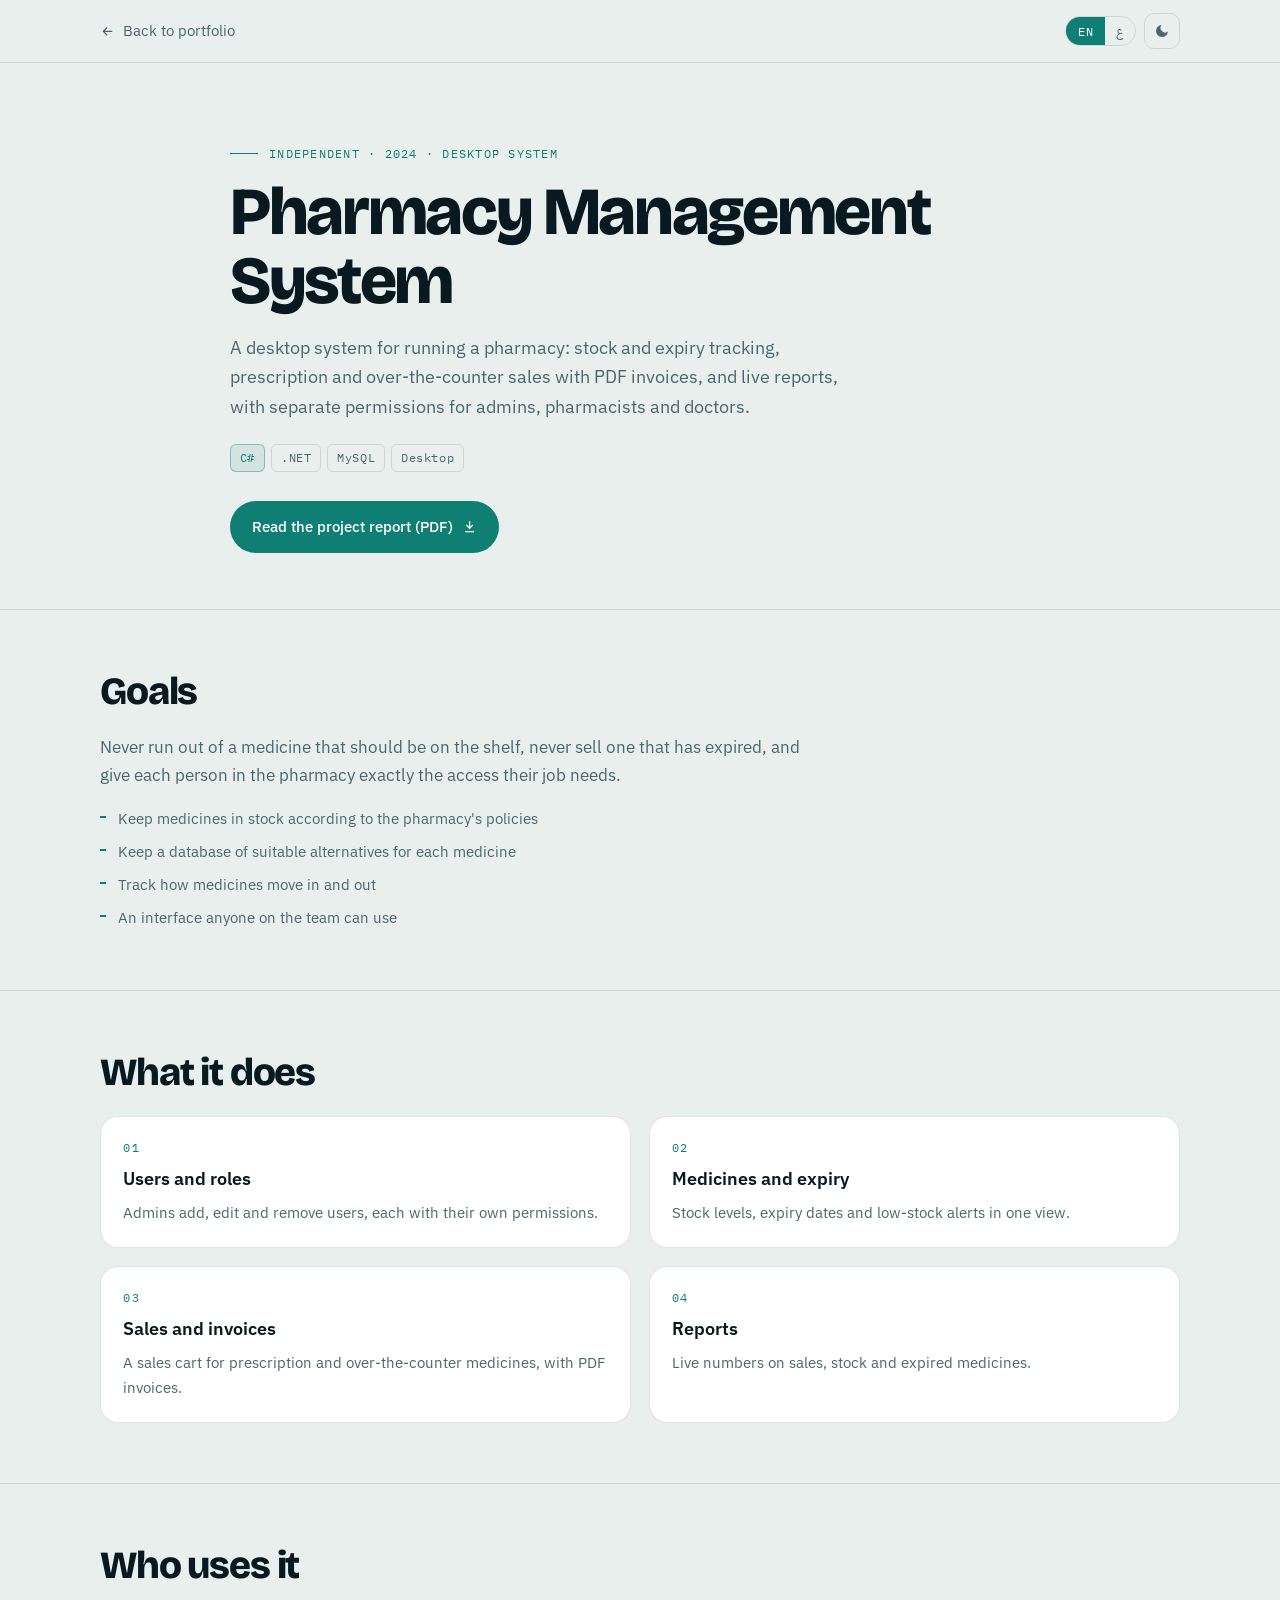
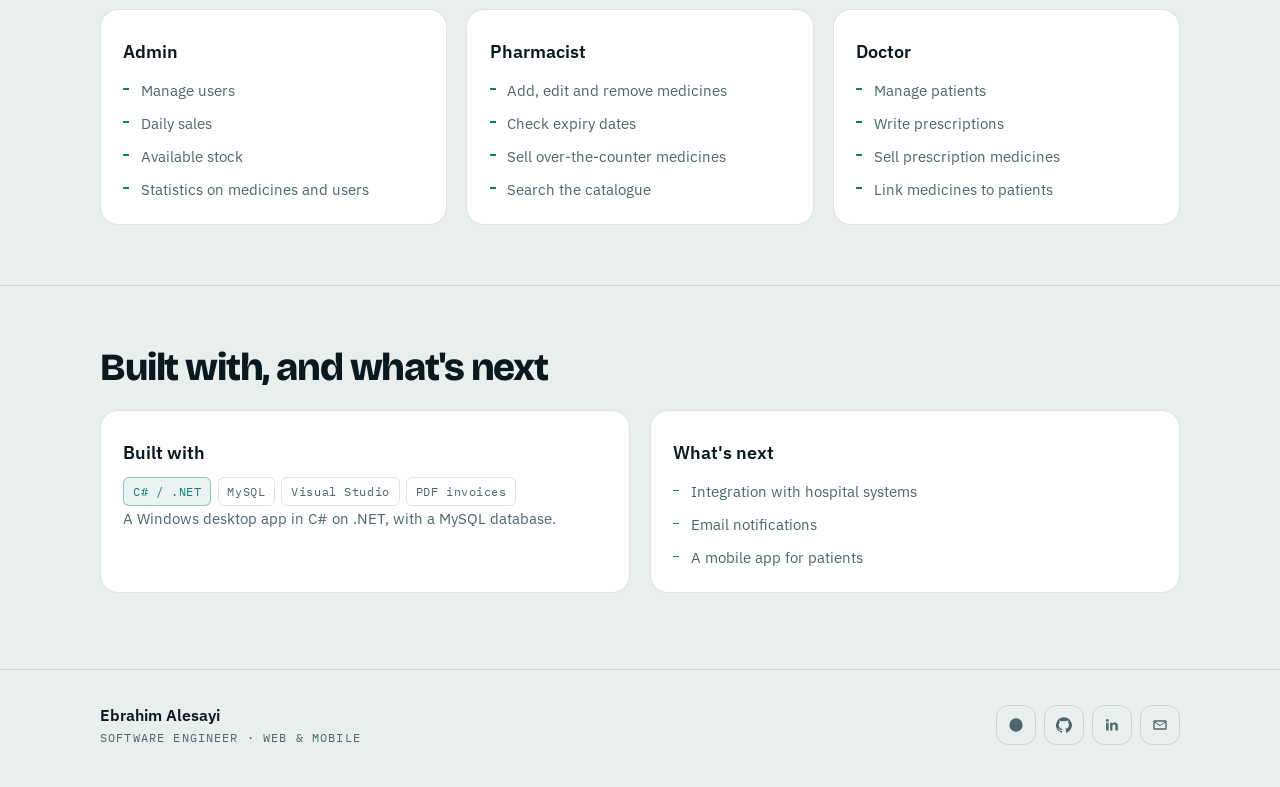
<file: projects/pharmacy.html>
<!doctype html>
<html lang="en" dir="ltr" data-title-en="Pharmacy Management System — Case study · Ebrahim Alesayi" data-title-ar="نظام إدارة الصيدلية — دراسة حالة · إبراهيم العيسائي">
<head>
<meta charset="utf-8">
<meta name="viewport" content="width=device-width, initial-scale=1">
<title>Pharmacy Management System — Case study · Ebrahim Alesayi</title>
<meta name="description" content="A C# and MySQL desktop system for pharmacies: stock and expiry tracking, sales with PDF invoices, reports, and role-based access.">
<meta name="author" content="Ebrahim Alesayi">
<meta name="theme-color" content="#08191F">
<link rel="canonical" href="https://ealesayi.netlify.app/projects/pharmacy">
<link rel="icon" type="image/svg+xml" href="data:image/svg+xml,%3Csvg xmlns='http://www.w3.org/2000/svg' viewBox='0 0 64 64'%3E%3Crect width='64' height='64' rx='16' fill='%233CC9AE'/%3E%3Cg fill='%23fff'%3E%3Crect x='16.5' y='30' width='6' height='15' rx='3'/%3E%3Crect x='41.5' y='30' width='6' height='15' rx='3'/%3E%3Crect x='24.5' y='45' width='6' height='17' rx='3'/%3E%3Crect x='33.5' y='45' width='6' height='17' rx='3'/%3E%3Crect x='21.5' y='27.5' width='21' height='20' rx='7'/%3E%3Cpath fill-rule='evenodd' d='M32 4a12 12 0 1 0 0 24 12 12 0 0 0 0-24zM23.5 12.6h17v3.4a5 5 0 0 1-5 5h-7a5 5 0 0 1-5-5z'/%3E%3C/g%3E%3C/svg%3E">
<script>(function(){try{var d=document.documentElement,t=localStorage.getItem('theme')||(matchMedia('(prefers-color-scheme: light)').matches?'light':'dark');d.setAttribute('data-theme',t);if(localStorage.getItem('lang')==='ar'){d.lang='ar';d.dir='rtl';}}catch(e){}})();</script>
<link rel="preconnect" href="https://fonts.googleapis.com">
<link rel="preconnect" href="https://fonts.gstatic.com" crossorigin>
<link href="https://fonts.googleapis.com/css2?family=Bricolage+Grotesque:opsz,wght@12..96,600;12..96,800&family=IBM+Plex+Mono:wght@400;500&family=IBM+Plex+Sans:wght@400;500;600&family=IBM+Plex+Sans+Arabic:wght@400;500;600;700&display=swap" rel="stylesheet">
<link rel="stylesheet" href="project.css">
</head>
<body>
<header class="bar"><div class="wrap bar-in">
  <a class="back" href="../index.html#work"><svg class="svg" aria-hidden="true"><use href="icons.svg#i-arrow-right"/></svg><span data-l="en">Back to portfolio</span><span data-l="ar">العودة إلى البورتفوليو</span></a>
  <div class="tools">
    <div class="lang" role="group" aria-label="Language"><button type="button" data-set-lang="en" aria-pressed="true">EN</button><button type="button" data-set-lang="ar" aria-pressed="false">ع</button></div>
    <button type="button" class="icon-btn" id="themeBtn" aria-label="Switch theme"><svg class="svg" aria-hidden="true"><use href="icons.svg#i-sun"/></svg></button>
  </div>
</div></header>
<main>
<section class="wrap hero no-media"><div><p class="eyebrow mono" data-l="en">Independent · 2024 · Desktop system</p><p class="eyebrow mono" data-l="ar">عمل مستقل · 2024 · نظام سطح مكتب</p><h1 data-l="en">Pharmacy Management System</h1><h1 data-l="ar">نظام إدارة الصيدلية</h1><p class="lede" data-l="en">A desktop system for running a pharmacy: stock and expiry tracking, prescription and over-the-counter sales with PDF invoices, and live reports, with separate permissions for admins, pharmacists and doctors.</p><p class="lede" data-l="ar">نظام سطح مكتب لإدارة الصيدلية: متابعة المخزون وتواريخ الانتهاء، وبيع الأدوية بوصفة وبدون وصفة مع فواتير PDF، وتقارير مباشرة، وصلاحيات مستقلة للمدير والصيدلي والطبيب.</p><div class="tags"><span class="tag hl">C#</span><span class="tag">.NET</span><span class="tag">MySQL</span><span class="tag">Desktop</span></div><div class="cta"><a class="btn btn-primary" href="../assets/docs/pharmacy-system.pdf" target="_blank" rel="noopener"><span data-l="en">Read the project report (PDF)</span><span data-l="ar">اقرأ تقرير المشروع (PDF)</span><svg class="svg" aria-hidden="true"><use href="icons.svg#i-download"/></svg></a></div></div></section>
<section class="sec"><div class="wrap"><h2 class="sec-title" data-l="en">Goals</h2><h2 class="sec-title" data-l="ar">أهداف النظام</h2><p class="prose" data-l="en">Never run out of a medicine that should be on the shelf, never sell one that has expired, and give each person in the pharmacy exactly the access their job needs.</p><p class="prose" data-l="ar">ألا ينفد دواء يجب أن يكون متوفراً، وألا يُباع دواء منتهي الصلاحية، وأن يحصل كل شخص في الصيدلية على الصلاحيات التي يحتاجها عمله فقط.</p><div style="margin-top:1rem"><div data-l="en"><ul class="list"><li>Keep medicines in stock according to the pharmacy's policies</li><li>Keep a database of suitable alternatives for each medicine</li><li>Track how medicines move in and out</li><li>An interface anyone on the team can use</li></ul></div><div data-l="ar"><ul class="list"><li>توفير الأدوية في المخزون وفق سياسات الصيدلية</li><li>قاعدة بيانات بالبدائل المناسبة لكل دواء</li><li>تتبع حركة الأدوية دخولاً وخروجاً</li><li>واجهة سهلة لكل أفراد الفريق</li></ul></div></div></div></section><section class="sec"><div class="wrap"><h2 class="sec-title" data-l="en">What it does</h2><h2 class="sec-title" data-l="ar">ماذا يقدم</h2><div class="cards"><article class="card"><p class="num">01</p><div data-l="en"><h3>Users and roles</h3><p>Admins add, edit and remove users, each with their own permissions.</p></div><div data-l="ar"><h3>المستخدمون والصلاحيات</h3><p>يضيف المدير المستخدمين ويعدّلهم ويحذفهم، ولكل منهم صلاحياته.</p></div></article><article class="card"><p class="num">02</p><div data-l="en"><h3>Medicines and expiry</h3><p>Stock levels, expiry dates and low-stock alerts in one view.</p></div><div data-l="ar"><h3>الأدوية والصلاحية</h3><p>مستويات المخزون وتواريخ الانتهاء وتنبيهات النقص في شاشة واحدة.</p></div></article><article class="card"><p class="num">03</p><div data-l="en"><h3>Sales and invoices</h3><p>A sales cart for prescription and over-the-counter medicines, with PDF invoices.</p></div><div data-l="ar"><h3>المبيعات والفواتير</h3><p>سلة بيع للأدوية بوصفة وبدون وصفة مع فواتير PDF.</p></div></article><article class="card"><p class="num">04</p><div data-l="en"><h3>Reports</h3><p>Live numbers on sales, stock and expired medicines.</p></div><div data-l="ar"><h3>التقارير</h3><p>أرقام مباشرة عن المبيعات والمخزون والأدوية المنتهية.</p></div></article></div></div></section><section class="sec"><div class="wrap"><h2 class="sec-title" data-l="en">Who uses it</h2><h2 class="sec-title" data-l="ar">من يستخدمه</h2><div class="three"><article class="card"><div data-l="en"><h3>Admin</h3><ul class="list"><li>Manage users</li><li>Daily sales</li><li>Available stock</li><li>Statistics on medicines and users</li></ul></div><div data-l="ar"><h3>المدير</h3><ul class="list"><li>إدارة المستخدمين</li><li>المبيعات اليومية</li><li>المخزون المتوفر</li><li>إحصائيات الأدوية والمستخدمين</li></ul></div></article><article class="card"><div data-l="en"><h3>Pharmacist</h3><ul class="list"><li>Add, edit and remove medicines</li><li>Check expiry dates</li><li>Sell over-the-counter medicines</li><li>Search the catalogue</li></ul></div><div data-l="ar"><h3>الصيدلي</h3><ul class="list"><li>إضافة الأدوية وتعديلها وحذفها</li><li>فحص تواريخ الانتهاء</li><li>بيع الأدوية بدون وصفة</li><li>البحث في الأدوية</li></ul></div></article><article class="card"><div data-l="en"><h3>Doctor</h3><ul class="list"><li>Manage patients</li><li>Write prescriptions</li><li>Sell prescription medicines</li><li>Link medicines to patients</li></ul></div><div data-l="ar"><h3>الطبيب</h3><ul class="list"><li>إدارة المرضى</li><li>كتابة الوصفات</li><li>بيع الأدوية بوصفة</li><li>ربط الأدوية بالمرضى</li></ul></div></article></div></div></section><section class="sec"><div class="wrap"><h2 class="sec-title" data-l="en">Built with, and what's next</h2><h2 class="sec-title" data-l="ar">التقنيات والخطوات القادمة</h2><div class="two"><article class="card"><h3 data-l="en">Built with</h3><h3 data-l="ar">التقنيات</h3><div class="tags" style="margin-top:.6rem"><span class="tag hl">C# / .NET</span><span class="tag">MySQL</span><span class="tag">Visual Studio</span><span class="tag">PDF invoices</span></div><p data-l="en">A Windows desktop app in C# on .NET, with a MySQL database.</p><p data-l="ar">تطبيق سطح مكتب لويندوز مبني بـC# على .NET مع قاعدة بيانات MySQL.</p></article><article class="card"><div data-l="en"><h3>What&#39;s next</h3><ul class="list"><li>Integration with hospital systems</li><li>Email notifications</li><li>A mobile app for patients</li></ul></div><div data-l="ar"><h3>الخطوات القادمة</h3><ul class="list"><li>الربط مع أنظمة المستشفيات</li><li>إشعارات عبر البريد الإلكتروني</li><li>تطبيق جوال للمرضى</li></ul></div></article></div></div></section>
</main>
<footer class="foot"><div class="wrap foot-in">
  <p class="foot-name">Ebrahim Alesayi<small data-l="en">Software Engineer · Web &amp; Mobile</small><small data-l="ar">مهندس برمجيات · ويب وجوال</small></p>
  <nav class="foot-links" aria-label="Links">
    <a href="../index.html" aria-label="Portfolio"><svg class="svg" aria-hidden="true"><use href="icons.svg#i-globe"/></svg></a>
    <a href="https://github.com/ealesayi" target="_blank" rel="noopener" aria-label="GitHub"><svg class="svg" aria-hidden="true"><use href="icons.svg#i-github"/></svg></a>
    <a href="https://www.linkedin.com/in/ealesayi" target="_blank" rel="noopener" aria-label="LinkedIn"><svg class="svg" aria-hidden="true"><use href="icons.svg#i-linkedin"/></svg></a>
    <a href="mailto:ebrahim.t.alesayi@gmail.com" aria-label="Email"><svg class="svg" aria-hidden="true"><use href="icons.svg#i-mail"/></svg></a>
  </nav>
</div></footer>

<script src="project.js"></script>
</body>
</html>
</file>
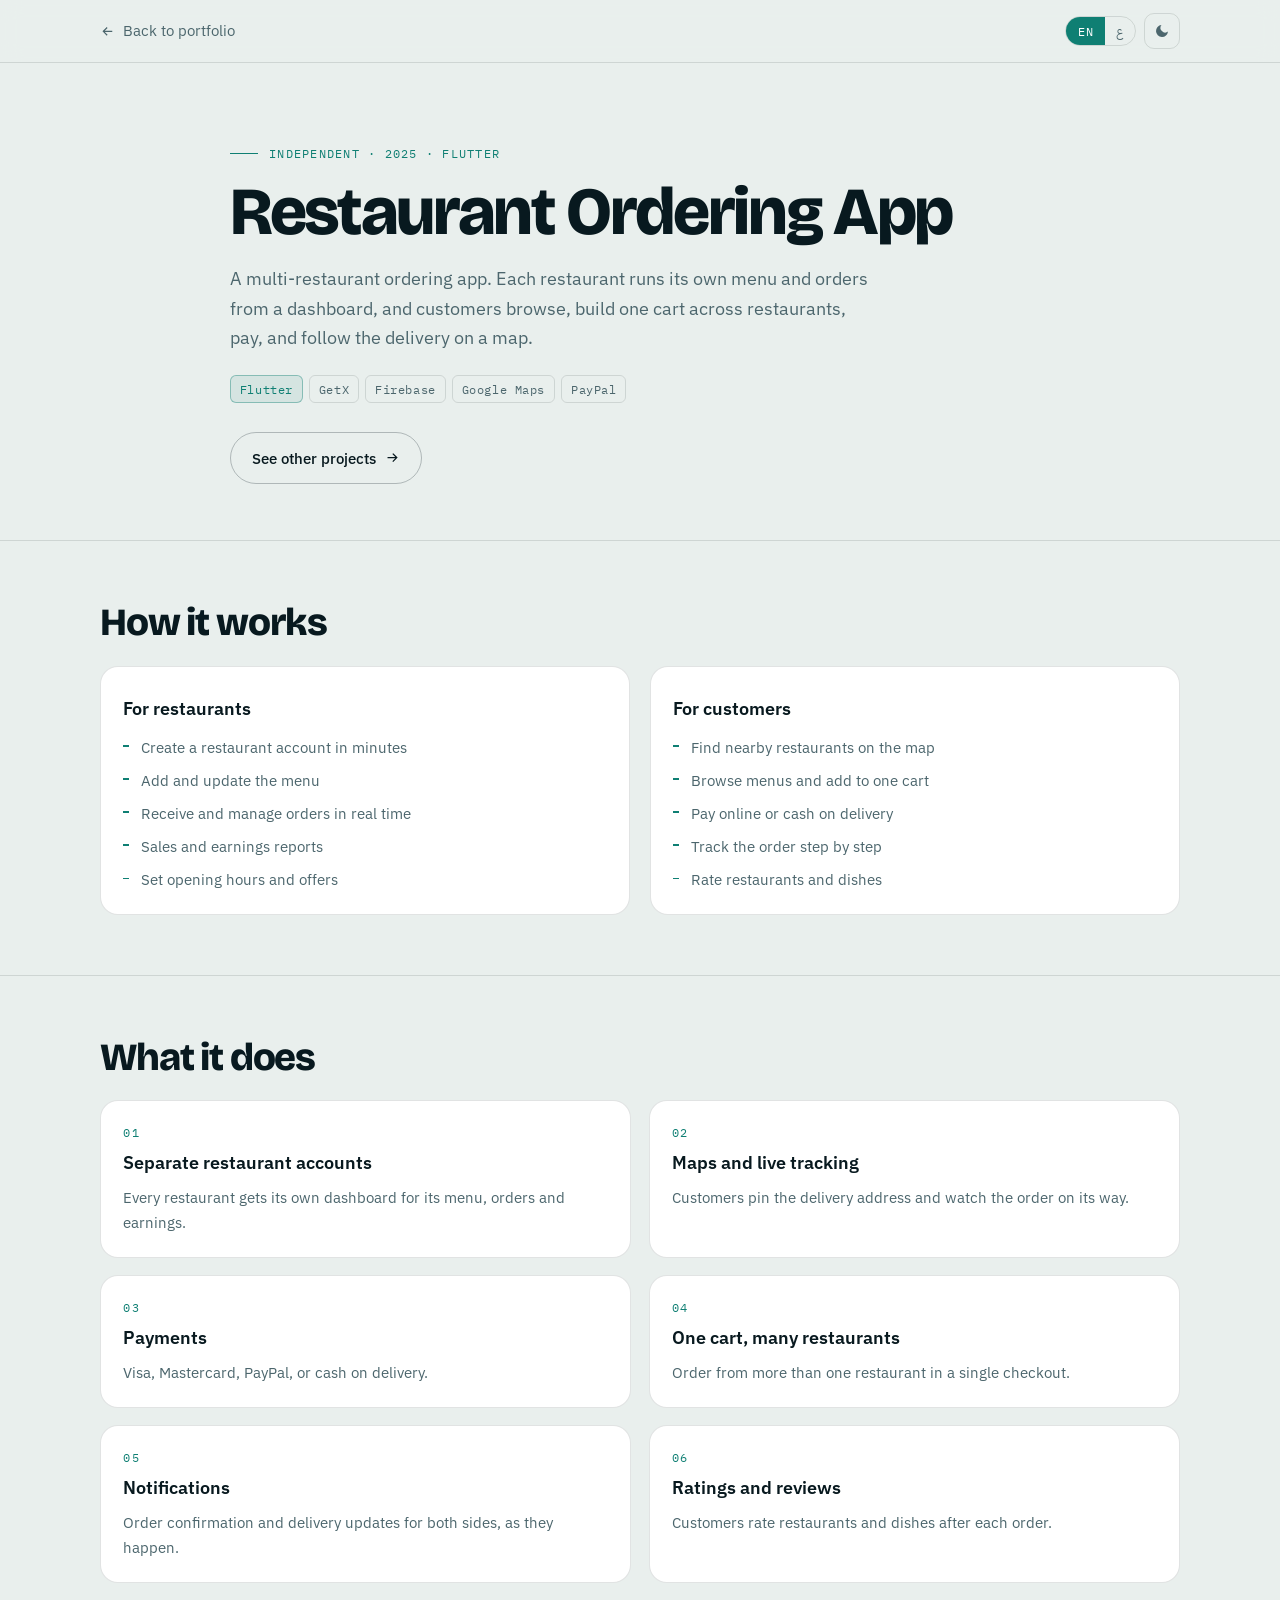
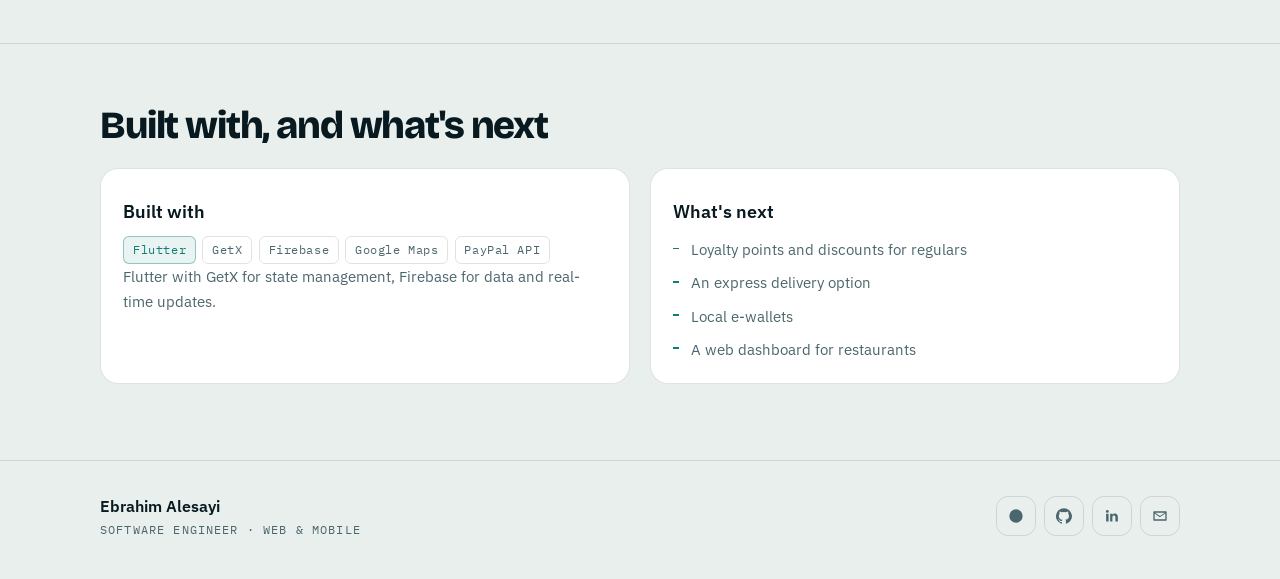
<file: projects/restaurant.html>
<!doctype html>
<html lang="en" dir="ltr" data-title-en="Restaurant Ordering App — Case study · Ebrahim Alesayi" data-title-ar="تطبيق طلبات المطاعم — دراسة حالة · إبراهيم العيسائي">
<head>
<meta charset="utf-8">
<meta name="viewport" content="width=device-width, initial-scale=1">
<title>Restaurant Ordering App — Case study · Ebrahim Alesayi</title>
<meta name="description" content="A multi-restaurant ordering app built with Flutter: restaurant dashboards, one cart across restaurants, payments and live delivery tracking.">
<meta name="author" content="Ebrahim Alesayi">
<meta name="theme-color" content="#08191F">
<link rel="canonical" href="https://ealesayi.netlify.app/projects/restaurant">
<link rel="icon" type="image/svg+xml" href="data:image/svg+xml,%3Csvg xmlns='http://www.w3.org/2000/svg' viewBox='0 0 64 64'%3E%3Crect width='64' height='64' rx='16' fill='%233CC9AE'/%3E%3Cg fill='%23fff'%3E%3Crect x='16.5' y='30' width='6' height='15' rx='3'/%3E%3Crect x='41.5' y='30' width='6' height='15' rx='3'/%3E%3Crect x='24.5' y='45' width='6' height='17' rx='3'/%3E%3Crect x='33.5' y='45' width='6' height='17' rx='3'/%3E%3Crect x='21.5' y='27.5' width='21' height='20' rx='7'/%3E%3Cpath fill-rule='evenodd' d='M32 4a12 12 0 1 0 0 24 12 12 0 0 0 0-24zM23.5 12.6h17v3.4a5 5 0 0 1-5 5h-7a5 5 0 0 1-5-5z'/%3E%3C/g%3E%3C/svg%3E">
<script>(function(){try{var d=document.documentElement,t=localStorage.getItem('theme')||(matchMedia('(prefers-color-scheme: light)').matches?'light':'dark');d.setAttribute('data-theme',t);if(localStorage.getItem('lang')==='ar'){d.lang='ar';d.dir='rtl';}}catch(e){}})();</script>
<link rel="preconnect" href="https://fonts.googleapis.com">
<link rel="preconnect" href="https://fonts.gstatic.com" crossorigin>
<link href="https://fonts.googleapis.com/css2?family=Bricolage+Grotesque:opsz,wght@12..96,600;12..96,800&family=IBM+Plex+Mono:wght@400;500&family=IBM+Plex+Sans:wght@400;500;600&family=IBM+Plex+Sans+Arabic:wght@400;500;600;700&display=swap" rel="stylesheet">
<link rel="stylesheet" href="project.css">
</head>
<body>
<header class="bar"><div class="wrap bar-in">
  <a class="back" href="../index.html#work"><svg class="svg" aria-hidden="true"><use href="icons.svg#i-arrow-right"/></svg><span data-l="en">Back to portfolio</span><span data-l="ar">العودة إلى البورتفوليو</span></a>
  <div class="tools">
    <div class="lang" role="group" aria-label="Language"><button type="button" data-set-lang="en" aria-pressed="true">EN</button><button type="button" data-set-lang="ar" aria-pressed="false">ع</button></div>
    <button type="button" class="icon-btn" id="themeBtn" aria-label="Switch theme"><svg class="svg" aria-hidden="true"><use href="icons.svg#i-sun"/></svg></button>
  </div>
</div></header>
<main>
<section class="wrap hero no-media"><div><p class="eyebrow mono" data-l="en">Independent · 2025 · Flutter</p><p class="eyebrow mono" data-l="ar">عمل مستقل · 2025 · Flutter</p><h1 data-l="en">Restaurant Ordering App</h1><h1 data-l="ar">تطبيق طلبات المطاعم</h1><p class="lede" data-l="en">A multi-restaurant ordering app. Each restaurant runs its own menu and orders from a dashboard, and customers browse, build one cart across restaurants, pay, and follow the delivery on a map.</p><p class="lede" data-l="ar">تطبيق طلبات يجمع عدة مطاعم: كل مطعم يدير قائمته وطلباته من لوحة تحكم خاصة، والعميل يتصفح ويجمع طلبه من أكثر من مطعم في سلة واحدة، ثم يدفع ويتابع التوصيل على الخريطة.</p><div class="tags"><span class="tag hl">Flutter</span><span class="tag">GetX</span><span class="tag">Firebase</span><span class="tag">Google Maps</span><span class="tag">PayPal</span></div><div class="cta"><a class="btn btn-ghost" href="../index.html#work"><span data-l="en">See other projects</span><span data-l="ar">مشاريع أخرى</span><svg class="svg svg-dir" aria-hidden="true"><use href="icons.svg#i-arrow-right"/></svg></a></div></div></section>
<section class="sec"><div class="wrap"><h2 class="sec-title" data-l="en">How it works</h2><h2 class="sec-title" data-l="ar">كيف يعمل</h2><div class="two"><article class="card"><div data-l="en"><h3>For restaurants</h3><ul class="list"><li>Create a restaurant account in minutes</li><li>Add and update the menu</li><li>Receive and manage orders in real time</li><li>Sales and earnings reports</li><li>Set opening hours and offers</li></ul></div><div data-l="ar"><h3>للمطاعم</h3><ul class="list"><li>إنشاء حساب للمطعم خلال دقائق</li><li>إضافة القائمة وتحديثها</li><li>استقبال الطلبات وإدارتها لحظياً</li><li>تقارير المبيعات والأرباح</li><li>تحديد ساعات العمل والعروض</li></ul></div></article><article class="card"><div data-l="en"><h3>For customers</h3><ul class="list"><li>Find nearby restaurants on the map</li><li>Browse menus and add to one cart</li><li>Pay online or cash on delivery</li><li>Track the order step by step</li><li>Rate restaurants and dishes</li></ul></div><div data-l="ar"><h3>للعملاء</h3><ul class="list"><li>اكتشاف المطاعم القريبة على الخريطة</li><li>تصفح القوائم والإضافة إلى سلة واحدة</li><li>الدفع أونلاين أو عند الاستلام</li><li>تتبع الطلب خطوة بخطوة</li><li>تقييم المطاعم والأطباق</li></ul></div></article></div></div></section><section class="sec"><div class="wrap"><h2 class="sec-title" data-l="en">What it does</h2><h2 class="sec-title" data-l="ar">ماذا يقدم</h2><div class="cards"><article class="card"><p class="num">01</p><div data-l="en"><h3>Separate restaurant accounts</h3><p>Every restaurant gets its own dashboard for its menu, orders and earnings.</p></div><div data-l="ar"><h3>حساب مستقل لكل مطعم</h3><p>لكل مطعم لوحة تحكم خاصة لقائمته وطلباته وأرباحه.</p></div></article><article class="card"><p class="num">02</p><div data-l="en"><h3>Maps and live tracking</h3><p>Customers pin the delivery address and watch the order on its way.</p></div><div data-l="ar"><h3>الخرائط والتتبع المباشر</h3><p>يحدد العميل موقع التوصيل بدقة ويتابع الطلب في الطريق.</p></div></article><article class="card"><p class="num">03</p><div data-l="en"><h3>Payments</h3><p>Visa, Mastercard, PayPal, or cash on delivery.</p></div><div data-l="ar"><h3>الدفع</h3><p>Visa وMastercard وPayPal أو الدفع عند الاستلام.</p></div></article><article class="card"><p class="num">04</p><div data-l="en"><h3>One cart, many restaurants</h3><p>Order from more than one restaurant in a single checkout.</p></div><div data-l="ar"><h3>سلة واحدة لعدة مطاعم</h3><p>الطلب من أكثر من مطعم في عملية دفع واحدة.</p></div></article><article class="card"><p class="num">05</p><div data-l="en"><h3>Notifications</h3><p>Order confirmation and delivery updates for both sides, as they happen.</p></div><div data-l="ar"><h3>الإشعارات</h3><p>تأكيد الطلب وتحديثات التوصيل للطرفين لحظة حدوثها.</p></div></article><article class="card"><p class="num">06</p><div data-l="en"><h3>Ratings and reviews</h3><p>Customers rate restaurants and dishes after each order.</p></div><div data-l="ar"><h3>التقييمات والمراجعات</h3><p>يقيّم العميل المطعم والأطباق بعد كل طلب.</p></div></article></div></div></section><section class="sec"><div class="wrap"><h2 class="sec-title" data-l="en">Built with, and what's next</h2><h2 class="sec-title" data-l="ar">التقنيات والخطوات القادمة</h2><div class="two"><article class="card"><h3 data-l="en">Built with</h3><h3 data-l="ar">التقنيات</h3><div class="tags" style="margin-top:.6rem"><span class="tag hl">Flutter</span><span class="tag">GetX</span><span class="tag">Firebase</span><span class="tag">Google Maps</span><span class="tag">PayPal API</span></div><p data-l="en">Flutter with GetX for state management, Firebase for data and real-time updates.</p><p data-l="ar">Flutter مع GetX لإدارة الحالة، وFirebase للبيانات والتحديثات اللحظية.</p></article><article class="card"><div data-l="en"><h3>What&#39;s next</h3><ul class="list"><li>Loyalty points and discounts for regulars</li><li>An express delivery option</li><li>Local e-wallets</li><li>A web dashboard for restaurants</li></ul></div><div data-l="ar"><h3>الخطوات القادمة</h3><ul class="list"><li>نقاط ولاء وخصومات للعملاء الدائمين</li><li>خيار توصيل سريع</li><li>المحافظ الإلكترونية المحلية</li><li>لوحة تحكم ويب للمطاعم</li></ul></div></article></div></div></section>
</main>
<footer class="foot"><div class="wrap foot-in">
  <p class="foot-name">Ebrahim Alesayi<small data-l="en">Software Engineer · Web &amp; Mobile</small><small data-l="ar">مهندس برمجيات · ويب وجوال</small></p>
  <nav class="foot-links" aria-label="Links">
    <a href="../index.html" aria-label="Portfolio"><svg class="svg" aria-hidden="true"><use href="icons.svg#i-globe"/></svg></a>
    <a href="https://github.com/ealesayi" target="_blank" rel="noopener" aria-label="GitHub"><svg class="svg" aria-hidden="true"><use href="icons.svg#i-github"/></svg></a>
    <a href="https://www.linkedin.com/in/ealesayi" target="_blank" rel="noopener" aria-label="LinkedIn"><svg class="svg" aria-hidden="true"><use href="icons.svg#i-linkedin"/></svg></a>
    <a href="mailto:ebrahim.t.alesayi@gmail.com" aria-label="Email"><svg class="svg" aria-hidden="true"><use href="icons.svg#i-mail"/></svg></a>
  </nav>
</div></footer>

<script src="project.js"></script>
</body>
</html>
</file>
<file: projects/project.css>
/* Case-study pages. Same tokens as the main site so the two feel like one product. */
:root{
  --ink:#08191F;
  --surface:#102E37;
  --surface-2:#143844;
  --text:#E9E2D6;
  --muted:#93A9AD;
  --line:rgba(233,226,214,.13);
  --line-strong:rgba(233,226,214,.28);
  --accent:#3CC9AE;
  --accent-soft:rgba(60,201,174,.14);
  --on-accent:#05211C;
  --ring:0 0 0 3px rgba(60,201,174,.45);

  --display:'Bricolage Grotesque','IBM Plex Sans Arabic',system-ui,sans-serif;
  --body:'IBM Plex Sans','IBM Plex Sans Arabic',system-ui,sans-serif;
  --mono:'IBM Plex Mono','IBM Plex Sans Arabic',ui-monospace,monospace;
  --radius:18px;
  --maxw:1080px;
  color-scheme:dark;
}
html[data-theme="light"]{
  --ink:#E9EFED;
  --surface:#FFFFFF;
  --surface-2:#F6FAF9;
  --text:#08191F;
  --muted:#4C666D;
  --line:rgba(8,25,31,.12);
  --line-strong:rgba(8,25,31,.26);
  --accent:#0F7F73;
  --accent-soft:rgba(15,127,115,.09);
  --on-accent:#FFFFFF;
  --ring:0 0 0 3px rgba(15,127,115,.35);
  color-scheme:light;
}

/* one language visible at a time */
html[lang="en"] [data-l="ar"],
html[lang="ar"] [data-l="en"]{display:none !important}

*,*::before,*::after{box-sizing:border-box;margin:0;padding:0}
html{scroll-behavior:smooth;-webkit-text-size-adjust:100%}
body{
  background:var(--ink);color:var(--text);
  font-family:var(--body);font-size:1rem;line-height:1.65;
  -webkit-font-smoothing:antialiased;overflow-x:hidden;
}
img{max-width:100%;display:block}
a{color:inherit;text-decoration:none}
button{font:inherit;color:inherit}
:focus-visible{outline:none;box-shadow:var(--ring);border-radius:6px}
::selection{background:var(--accent);color:var(--on-accent)}

.wrap{width:min(100% - 2.5rem,var(--maxw));margin-inline:auto}
@media (max-width:640px){ .wrap{width:min(100% - 2rem,var(--maxw))} }
.svg{width:1em;height:1em;fill:currentColor;flex:none}
.mono{font-family:var(--mono);font-size:.78rem;letter-spacing:.1em;text-transform:uppercase}
[dir="rtl"] .mono{letter-spacing:0}

/* ---------- top bar ---------- */
.bar{
  position:sticky;top:0;z-index:20;
  background:color-mix(in srgb,var(--ink) 82%,transparent);
  backdrop-filter:blur(10px);-webkit-backdrop-filter:blur(10px);
  border-bottom:1px solid var(--line);
}
.bar-in{display:flex;align-items:center;justify-content:space-between;gap:1rem;min-height:62px}
.back{display:inline-flex;align-items:center;gap:.5rem;color:var(--muted);font-size:.92rem;transition:color .2s ease}
.back:hover{color:var(--accent)}
.back .svg{transform:scaleX(-1)}
[dir="rtl"] .back .svg{transform:none}
.tools{display:flex;align-items:center;gap:.5rem}
.lang{display:flex;border:1px solid var(--line);border-radius:999px;overflow:hidden}
.lang button{
  background:none;border:0;cursor:pointer;padding:.3rem .7rem;
  font-family:var(--mono);font-size:.72rem;letter-spacing:.08em;color:var(--muted);
}
.lang button[aria-pressed="true"]{background:var(--accent);color:var(--on-accent)}
.icon-btn{
  width:36px;height:36px;display:grid;place-items:center;cursor:pointer;
  border:1px solid var(--line);border-radius:10px;background:none;color:var(--muted);
}
.icon-btn:hover{color:var(--text);border-color:var(--line-strong);background:var(--surface)}

/* ---------- hero ---------- */
.hero{padding-block:clamp(2.75rem,7vw,5rem) clamp(2rem,5vw,3.5rem);display:grid;gap:2.5rem;grid-template-columns:1.25fr .75fr;align-items:center}
.hero.no-media{grid-template-columns:1fr;max-width:820px}
.eyebrow{display:flex;align-items:center;gap:.7rem;color:var(--accent);margin-bottom:.9rem}
.eyebrow::before{content:"";width:28px;height:1.5px;background:var(--accent);flex:none}
h1{font-family:var(--display);font-weight:800;font-size:clamp(2.4rem,1.5rem + 4vw,4.2rem);line-height:1.02;letter-spacing:-.035em}
[dir="rtl"] h1{letter-spacing:0;line-height:1.25}
.lede{color:var(--muted);font-size:1.12rem;margin-top:1.1rem;max-width:58ch}
.tags{display:flex;flex-wrap:wrap;gap:.4rem;margin-top:1.4rem}
.tag{
  font-family:var(--mono);font-size:.72rem;letter-spacing:.05em;
  border:1px solid var(--line);border-radius:6px;padding:.22rem .55rem;color:var(--muted);
}
.tag.hl{color:var(--accent);border-color:color-mix(in srgb,var(--accent) 40%,transparent);background:var(--accent-soft)}
.cta{display:flex;flex-wrap:wrap;gap:.7rem;margin-top:1.8rem}
.btn{
  display:inline-flex;align-items:center;gap:.55rem;cursor:pointer;
  padding:.78rem 1.3rem;border-radius:999px;border:1px solid transparent;font-weight:500;font-size:.95rem;
  transition:transform .2s ease,background .2s ease,border-color .2s ease,color .2s ease;
}
.btn-primary{background:var(--accent);color:var(--on-accent)}
.btn-primary:hover{transform:translateY(-2px);background:color-mix(in srgb,var(--accent) 86%,#000)}
.btn-ghost{border-color:var(--line-strong);color:var(--text)}
.btn-ghost:hover{transform:translateY(-2px);border-color:var(--accent);color:var(--accent)}
[dir="rtl"] .btn .svg-dir{transform:scaleX(-1)}

.phone{
  justify-self:center;width:min(100%,280px);aspect-ratio:499/917;
  border-radius:34px;padding:10px;background:var(--surface);
  border:1px solid var(--line-strong);box-shadow:0 30px 60px -30px rgba(0,0,0,.7);
}
.phone img{width:100%;height:100%;object-fit:cover;border-radius:26px}

/* ---------- sections ---------- */
.sec{padding-block:clamp(2.25rem,5vw,3.75rem);border-top:1px solid var(--line)}
.sec-title{font-family:var(--display);font-weight:800;font-size:clamp(1.6rem,1.2rem + 1.8vw,2.4rem);letter-spacing:-.03em;line-height:1.1;margin-bottom:1.4rem}
[dir="rtl"] .sec-title{letter-spacing:0}
.prose{color:var(--muted);max-width:70ch;font-size:1.05rem}
.prose + .prose{margin-top:.9rem}
.two{display:grid;grid-template-columns:repeat(2,minmax(0,1fr));gap:1.2rem}
.three{display:grid;grid-template-columns:repeat(3,minmax(0,1fr));gap:1.2rem}
.cards{display:grid;grid-template-columns:repeat(2,minmax(0,1fr));gap:1.1rem}
.card{background:var(--surface);border:1px solid var(--line);border-radius:var(--radius);padding:1.35rem 1.4rem}
.card .num{color:var(--accent);font-family:var(--mono);font-size:.75rem;letter-spacing:.1em}
.card h3{font-weight:600;font-size:1.12rem;margin:.35rem 0 .45rem}
.card p{color:var(--muted);font-size:.95rem}
.list{list-style:none;display:grid;gap:.5rem;margin-top:.7rem}
.list li{position:relative;padding-inline-start:1.1rem;color:var(--muted);font-size:.95rem}
.list li::before{content:"";position:absolute;inset-inline-start:0;top:.7em;width:6px;height:1.5px;background:var(--accent)}

/* ---------- gallery ---------- */
.gallery{display:grid;grid-template-columns:repeat(6,minmax(0,1fr));gap:.8rem}
.shot{display:block;border-radius:14px;overflow:hidden;border:1px solid var(--line);background:var(--surface);cursor:zoom-in;padding:0}
.shot img{width:100%;aspect-ratio:499/917;object-fit:cover;transition:transform .3s ease}
.shot:hover img{transform:scale(1.03)}
dialog.viewer{border:0;background:transparent;max-width:min(92vw,460px);margin:auto}
dialog.viewer::backdrop{background:rgba(4,12,15,.86)}
dialog.viewer img{max-height:88vh;width:auto;margin:auto;border-radius:18px}

/* ---------- footer ---------- */
.foot{border-top:1px solid var(--line);padding-block:2rem 2.5rem;margin-top:1rem}
.foot-in{display:flex;flex-wrap:wrap;align-items:center;justify-content:space-between;gap:1rem}
.foot-name{font-weight:600}
.foot-name small{display:block;color:var(--muted);font-weight:400;font-family:var(--mono);font-size:.72rem;letter-spacing:.1em;text-transform:uppercase}
.foot-links{display:flex;gap:.5rem}
.foot-links a{width:40px;height:40px;display:grid;place-items:center;border:1px solid var(--line);border-radius:12px;color:var(--muted)}
.foot-links a:hover{color:var(--accent);border-color:var(--accent)}

@media (max-width:860px){
  .hero{grid-template-columns:1fr}
  .phone{width:min(70%,240px)}
  .three{grid-template-columns:1fr}
  .gallery{grid-template-columns:repeat(3,minmax(0,1fr))}
}
@media (max-width:640px){
  .two,.cards{grid-template-columns:1fr}
  .gallery{grid-template-columns:repeat(2,minmax(0,1fr))}
}
@media (prefers-reduced-motion:reduce){ html{scroll-behavior:auto} *{transition:none !important} }
</file>
